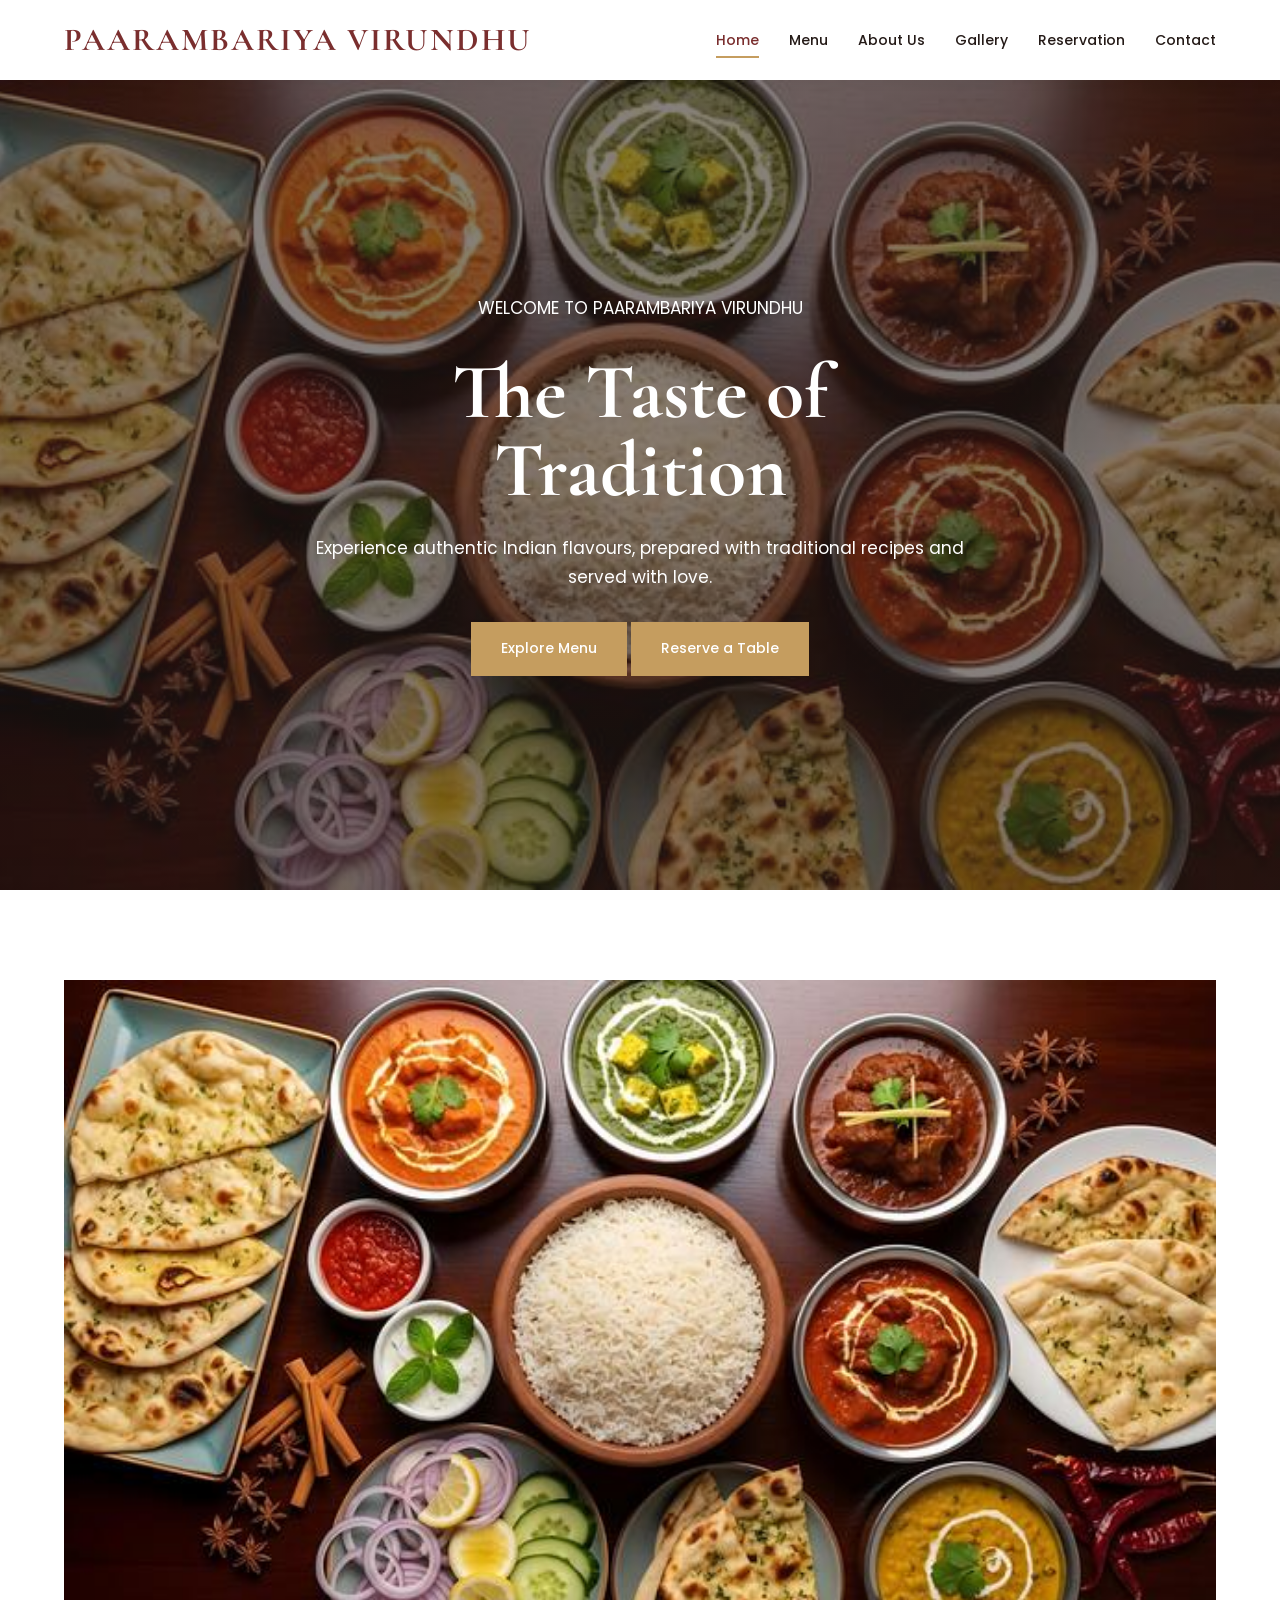
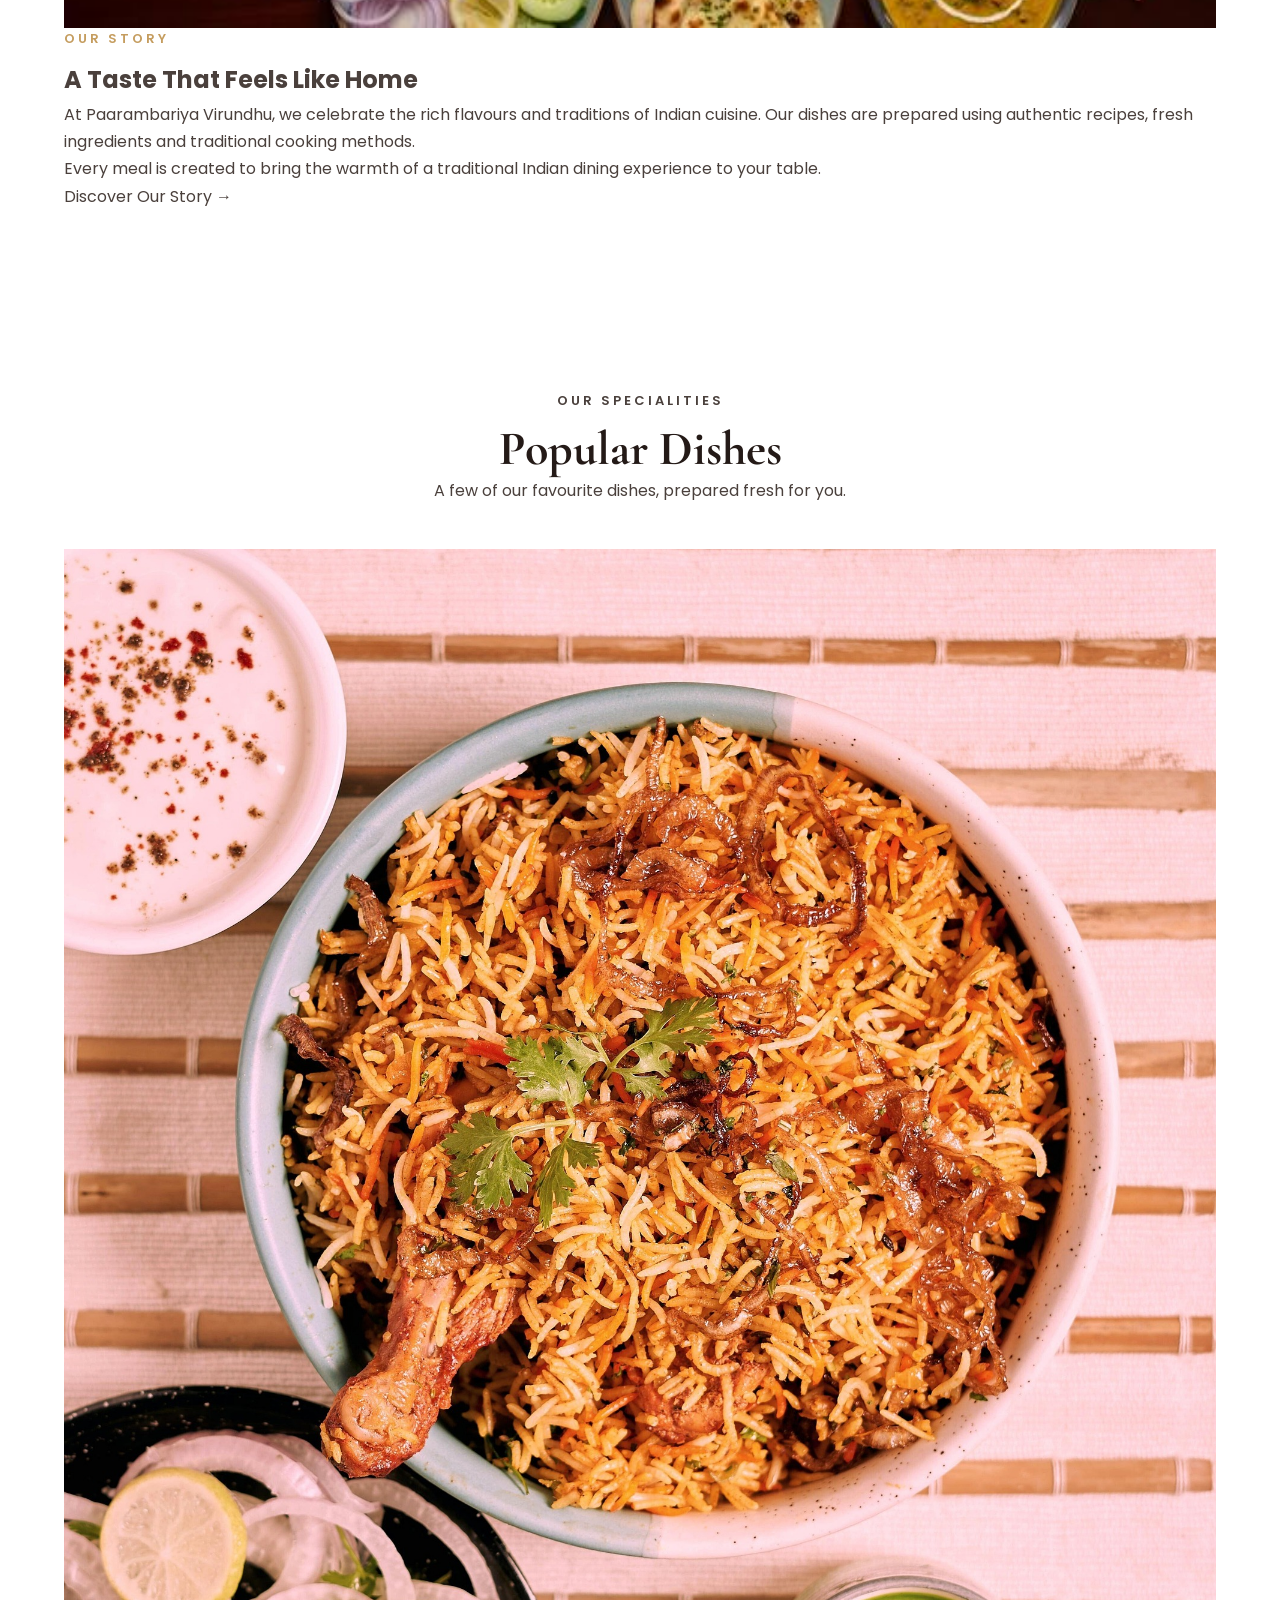
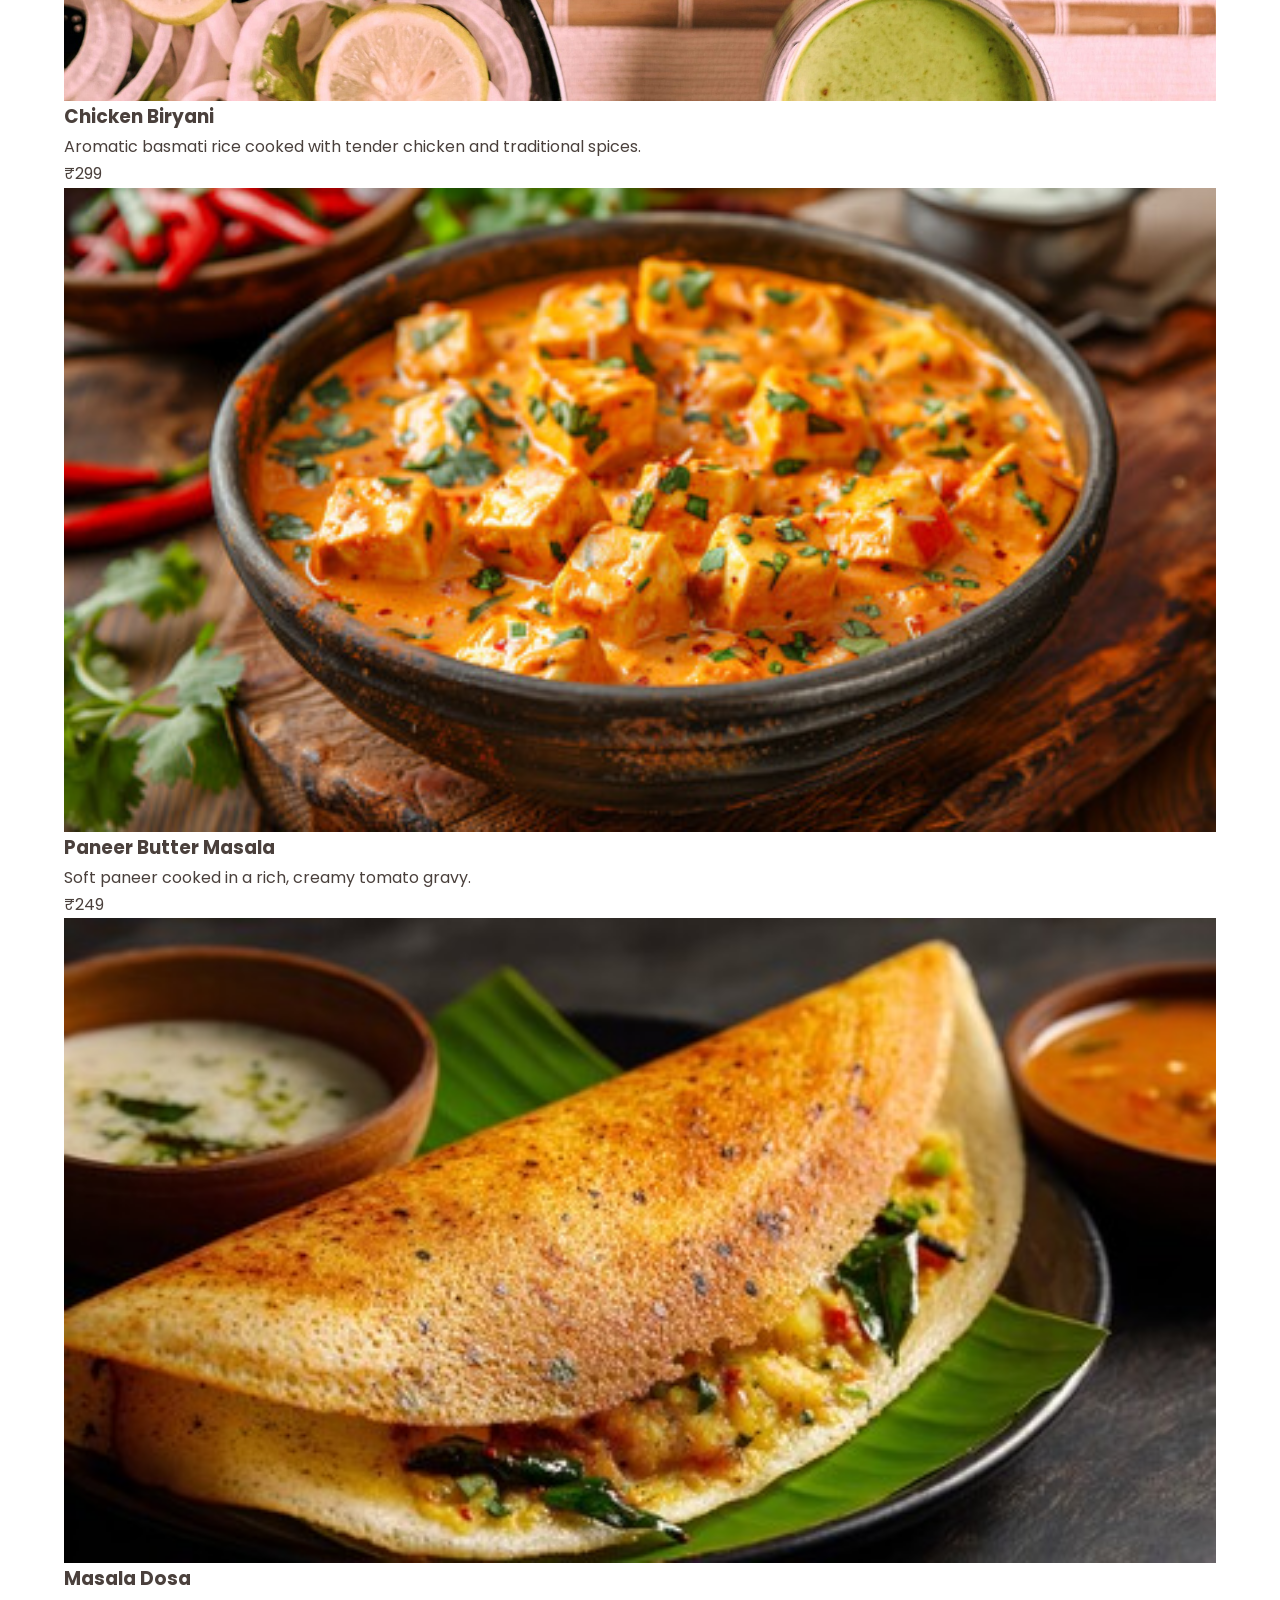
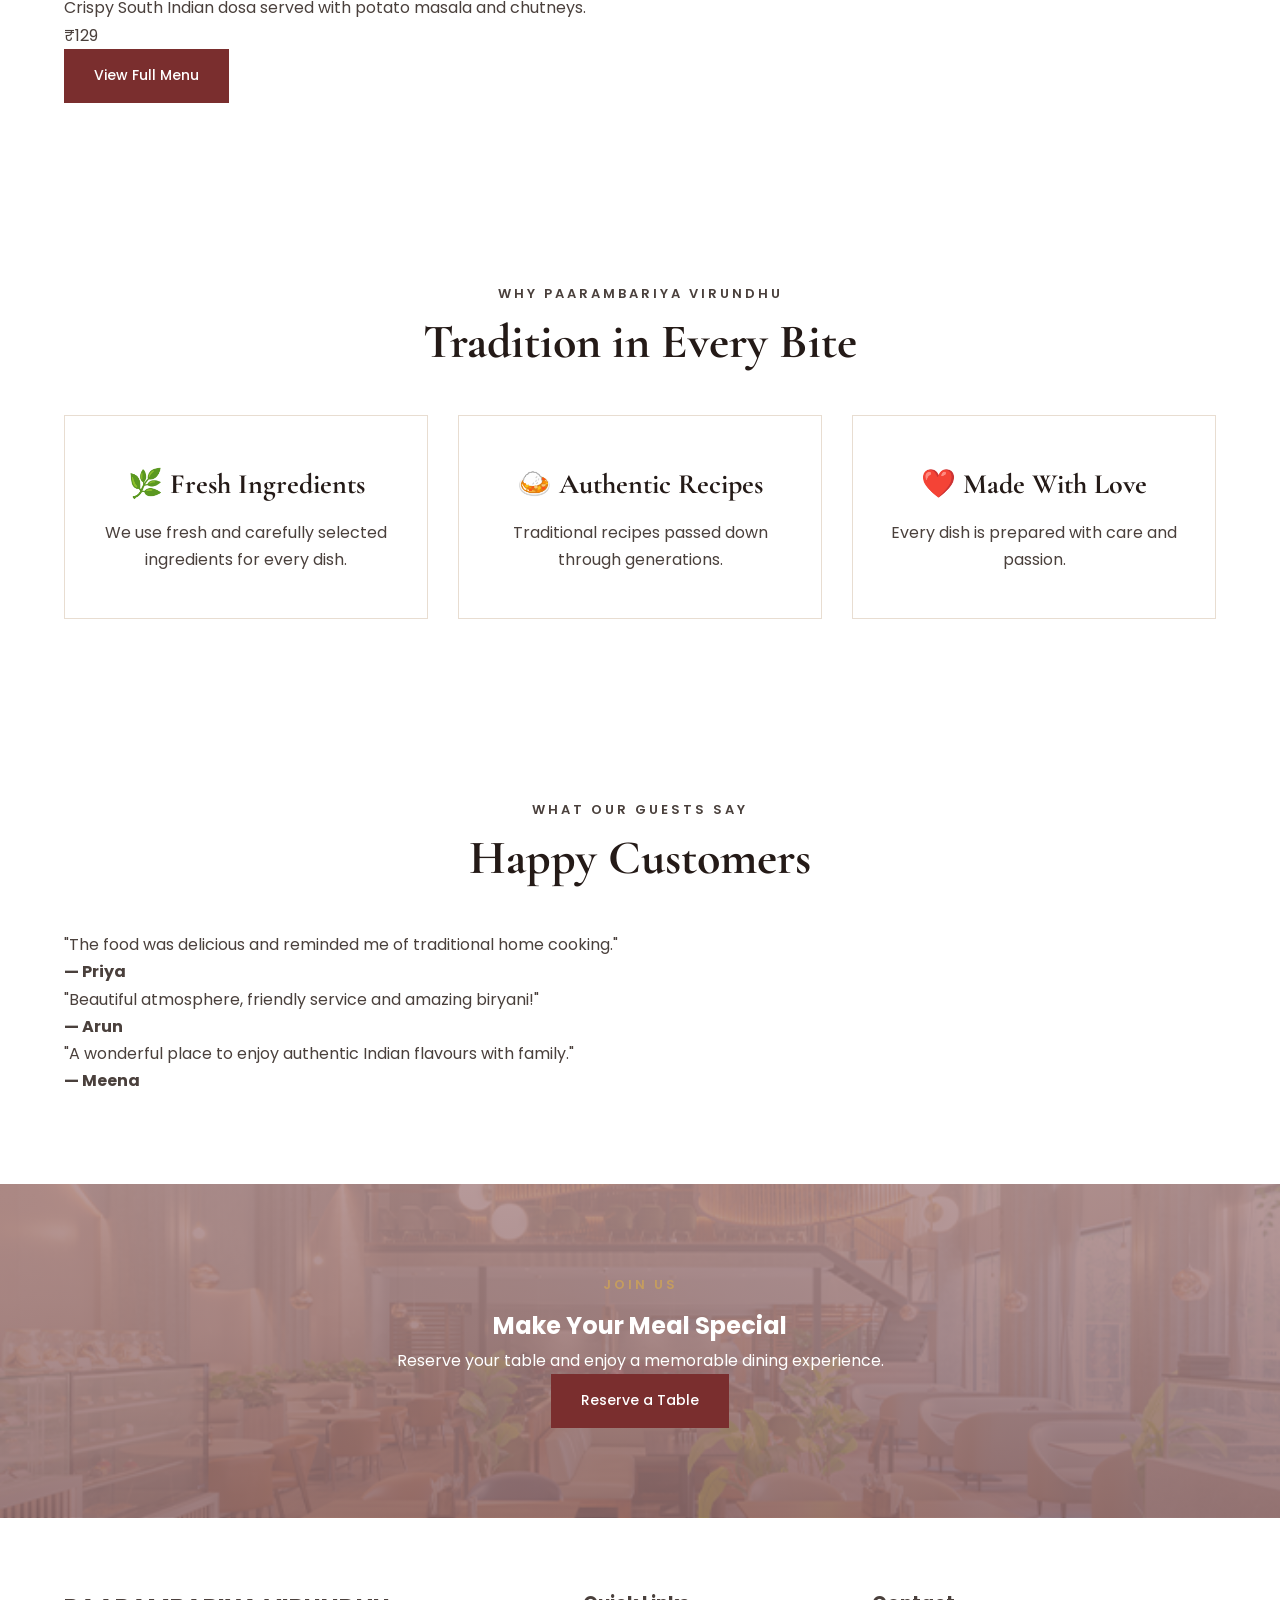
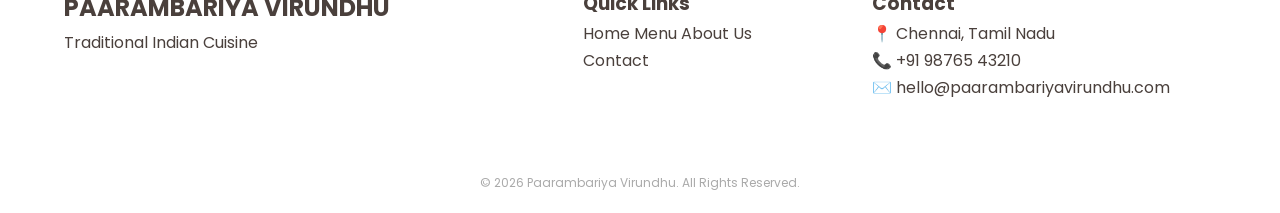
<file: index.html>
<!DOCTYPE html>
<html lang="en">
<head>
    <meta charset="UTF-8">
    <meta name="viewport" content="width=device-width, initial-scale=1.0">

    <title>Paarambariya Virundhu | Traditional Indian Restaurant</title>

    <link rel="stylesheet" href="Style.css">
</head>

<body>

    <!-- ================= HEADER ================= -->

<header class="header">

    <nav class="navbar">

        <div class="logo">
            <a href="Homepage.html">
                PAARAMBARIYA VIRUNDHU
            </a>
        </div>

        <ul class="nav-links">

            <li>
                <a href="Homepage.html" class="active">Home</a>
            </li>

            <li>
                <a href="Menu.html">Menu</a>
            </li>

            <li>
                <a href="About.html">About Us</a>
            </li>

            <li>
                <a href="Gallery.html">Gallery</a>
            </li>

            <li>
                <a href="Reservation.html">Reservation</a>
            </li>

            <li>
                <a href="Contact.html">Contact</a>
            </li>

        </ul>

        <button type="button" class="Menu-toggle" aria-label="Toggle navigation">
            <span></span>
            <span></span>
            <span></span>
        </button>

    </nav>

</header>

    <!-- ================= HERO SECTION ================= -->

    <section class="hero">

        <div class="hero-content">

            <p class="welcome-text">WELCOME TO PAARAMBARIYA VIRUNDHU </p>

            <h1>
                The Taste of<br>
                <span>Tradition</span>
            </h1>

            <p>
                Experience authentic Indian flavours,
                prepared with traditional recipes
                and served with love.
            </p>

            <div class="hero-buttons">
                <a href="Menu.html" class="btn">Explore Menu</a>
                <a href="Reservation.html" class="btn secondary-btn">
                    Reserve a Table
                </a>
            </div>

        </div>

    </section>


    <!-- ================= ABOUT SECTION ================= -->

    <section class="about-preview">

        <div class="about-image">
            <img src="Images/Traditional Indian Food.png" alt="Traditional Indian food">
        </div>

        <div class="about-content">

            <p class="section-label">OUR STORY</p>

            <h2>A Taste That Feels Like Home</h2>

            <p>
                At Paarambariya Virundhu, we celebrate the rich flavours
                and traditions of Indian cuisine. Our dishes
                are prepared using authentic recipes,
                fresh ingredients and traditional cooking methods.
            </p>

            <p>
                Every meal is created to bring the warmth
                of a traditional Indian dining experience
                to your table.
            </p>

            <a href="About.html" class="text-link">
                Discover Our Story →
            </a>

        </div>

    </section>


    <!-- ================= POPULAR DISHES ================= -->

    <section class="popular-dishes">

        <div class="section-heading">

            <p class="section-label">OUR SPECIALITIES</p>

            <h2>Popular Dishes</h2>

            <p>
                A few of our favourite dishes,
                prepared fresh for you.
            </p>

        </div>


        <div class="dish-container">

            <!-- Dish 1 -->

            <div class="dish-card">

                <img src="Images/Chicken Biryani.jpg" alt="Chicken Biryani">

                <div class="dish-info">

                    <h3>Chicken Biryani</h3>

                    <p>
                        Aromatic basmati rice cooked
                        with tender chicken and traditional spices.
                    </p>

                    <span>₹299</span>

                </div>

            </div>


            <!-- Dish 2 -->

            <div class="dish-card">

                <img src="Images/paneer Butter Masala.png" alt="Paneer Butter Masala">

                <div class="dish-info">

                    <h3>Paneer Butter Masala</h3>

                    <p>
                        Soft paneer cooked in a rich,
                        creamy tomato gravy.
                    </p>

                    <span>₹249</span>

                </div>

            </div>


            <!-- Dish 3 -->

            <div class="dish-card">

                <img src="Images/masala dosa.png" alt="Masala Dosa">

                <div class="dish-info">

                    <h3>Masala Dosa</h3>

                    <p>
                        Crispy South Indian dosa served
                        with potato masala and chutneys.
                    </p>

                    <span>₹129</span>

                </div>

            </div>

        </div>


        <div class="menu-button">

            <a href="Menu.html" class="btn">
                View Full Menu
            </a>

        </div>

    </section>


    <!-- ================= WHY CHOOSE US ================= -->

    <section class="why-us">

        <div class="section-heading">

            <p class="section-label">WHY PAARAMBARIYA VIRUNDHU</p>

            <h2>Tradition in Every Bite</h2>

        </div>


        <div class="features">

            <div class="feature">

                <h3>🌿 Fresh Ingredients</h3>

                <p>
                    We use fresh and carefully selected
                    ingredients for every dish.
                </p>

            </div>


            <div class="feature">

                <h3>🍛 Authentic Recipes</h3>

                <p>
                    Traditional recipes passed down
                    through generations.
                </p>

            </div>


            <div class="feature">

                <h3>❤️ Made With Love</h3>

                <p>
                    Every dish is prepared with care
                    and passion.
                </p>

            </div>

        </div>

    </section>


    <!-- ================= CUSTOMER REVIEWS ================= -->

    <section class="reviews">

        <div class="section-heading">

            <p class="section-label">WHAT OUR GUESTS SAY</p>

            <h2>Happy Customers</h2>

        </div>


        <div class="review-container">

            <div class="review-card">

                <p>
                    "The food was delicious and reminded me
                    of traditional home cooking."
                </p>

                <h4>— Priya</h4>

            </div>


            <div class="review-card">

                <p>
                    "Beautiful atmosphere, friendly service
                    and amazing biryani!"
                </p>

                <h4>— Arun</h4>

            </div>


            <div class="review-card">

                <p>
                    "A wonderful place to enjoy authentic
                    Indian flavours with family."
                </p>

                <h4>— Meena</h4>

            </div>

        </div>

    </section>


    <!-- ================= RESERVATION CTA ================= -->

    <section class="reservation-cta">

        <div>

            <p class="section-label">JOIN US</p>

            <h2>Make Your Meal Special</h2>

            <p>
                Reserve your table and enjoy
                a memorable dining experience.
            </p>

            <a href="Reservation.html" class="btn">
                Reserve a Table
            </a>

        </div>

    </section>


    <!-- ================= FOOTER ================= -->

    <footer>

        <div class="footer-content">

            <div>
                <h2>PAARAMBARIYA VIRUNDHU</h2>
                <p>Traditional Indian Cuisine</p>
            </div>


            <div>
                <h3>Quick Links</h3>

                <a href="Homepage.html">Home</a>
                <a href="Menu.html">Menu</a>
                <a href="About.html">About Us</a>
                <a href="Contact.html">Contact</a>
            </div>


            <div>
                <h3>Contact</h3>

                <p>📍 Chennai, Tamil Nadu</p>
                <p>📞 +91 98765 43210</p>
                <p>✉️ hello@paarambariyavirundhu.com</p>
            </div>

        </div>


        <div class="copyright">

            <p>
                © 2026 Paarambariya Virundhu. All Rights Reserved.
            </p>

        </div>

    </footer>


    <script src="Script.js"></script>

</body>
</html>
</file>
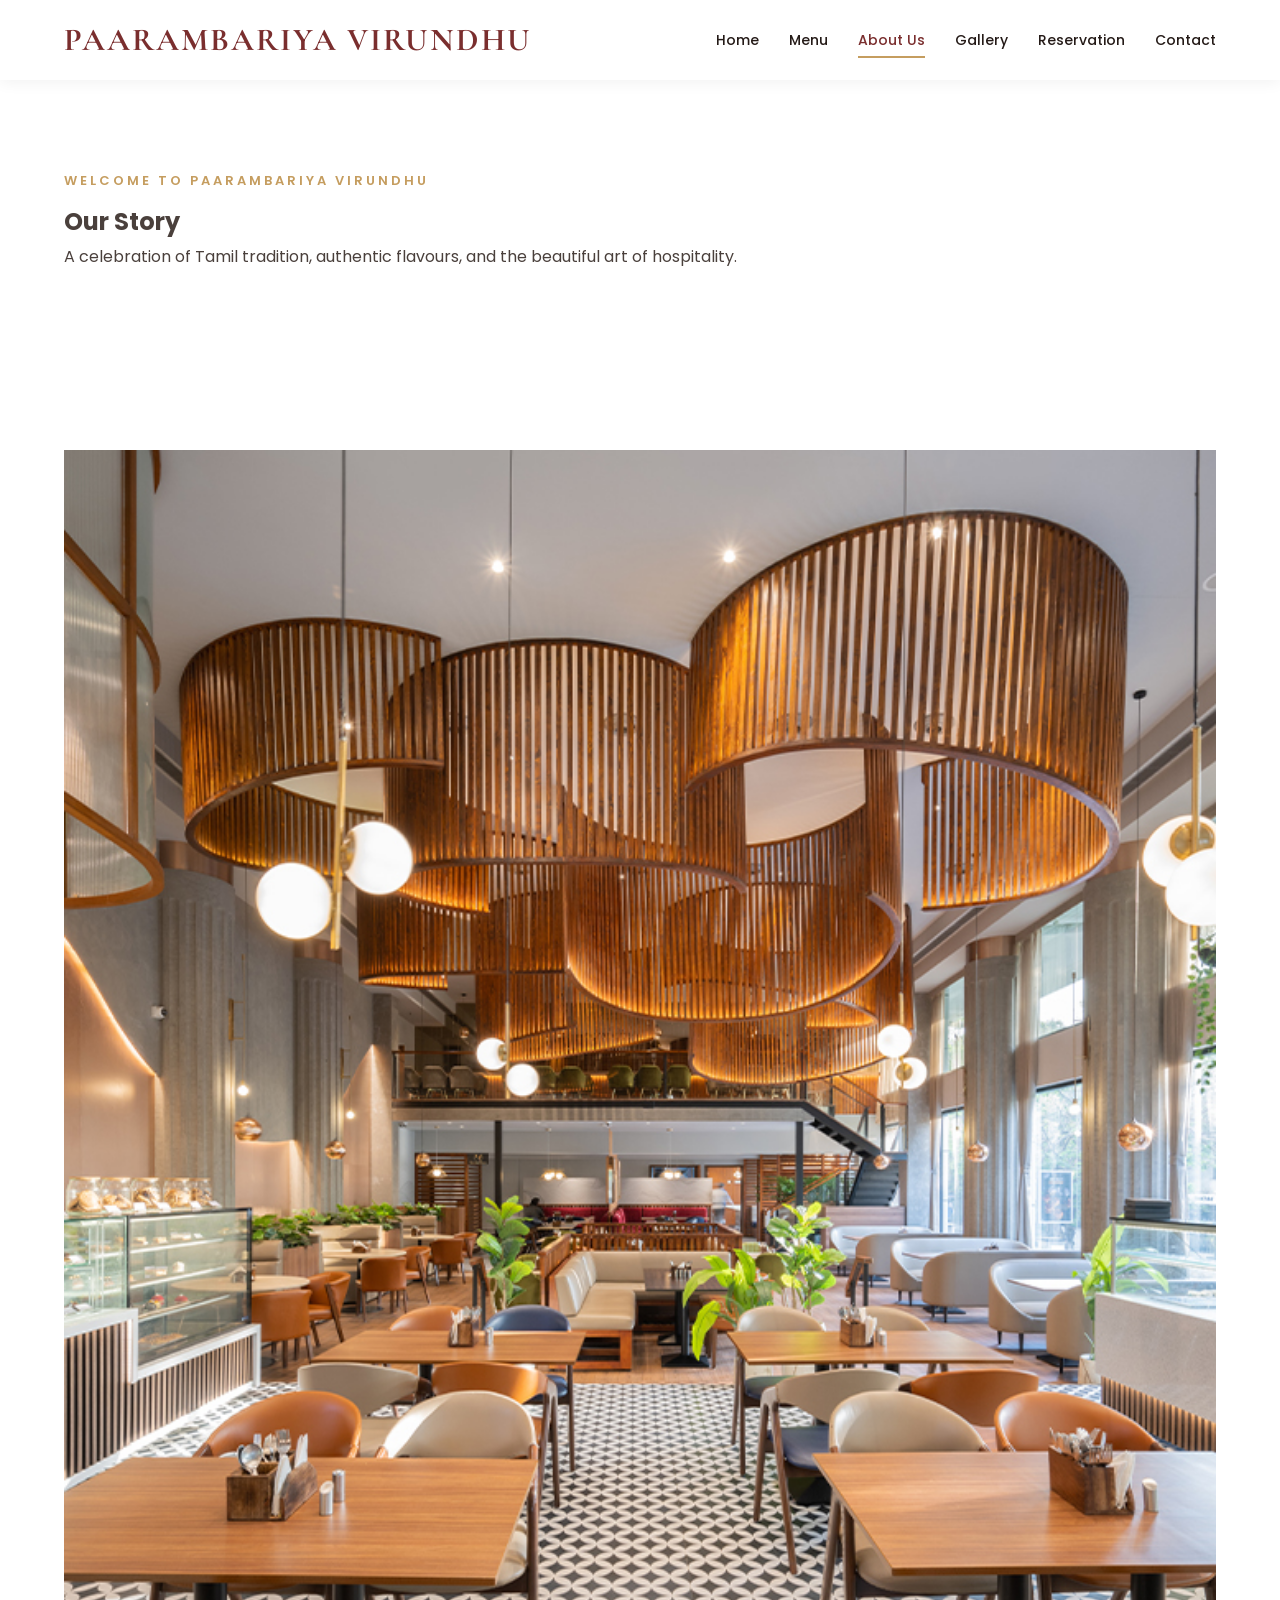
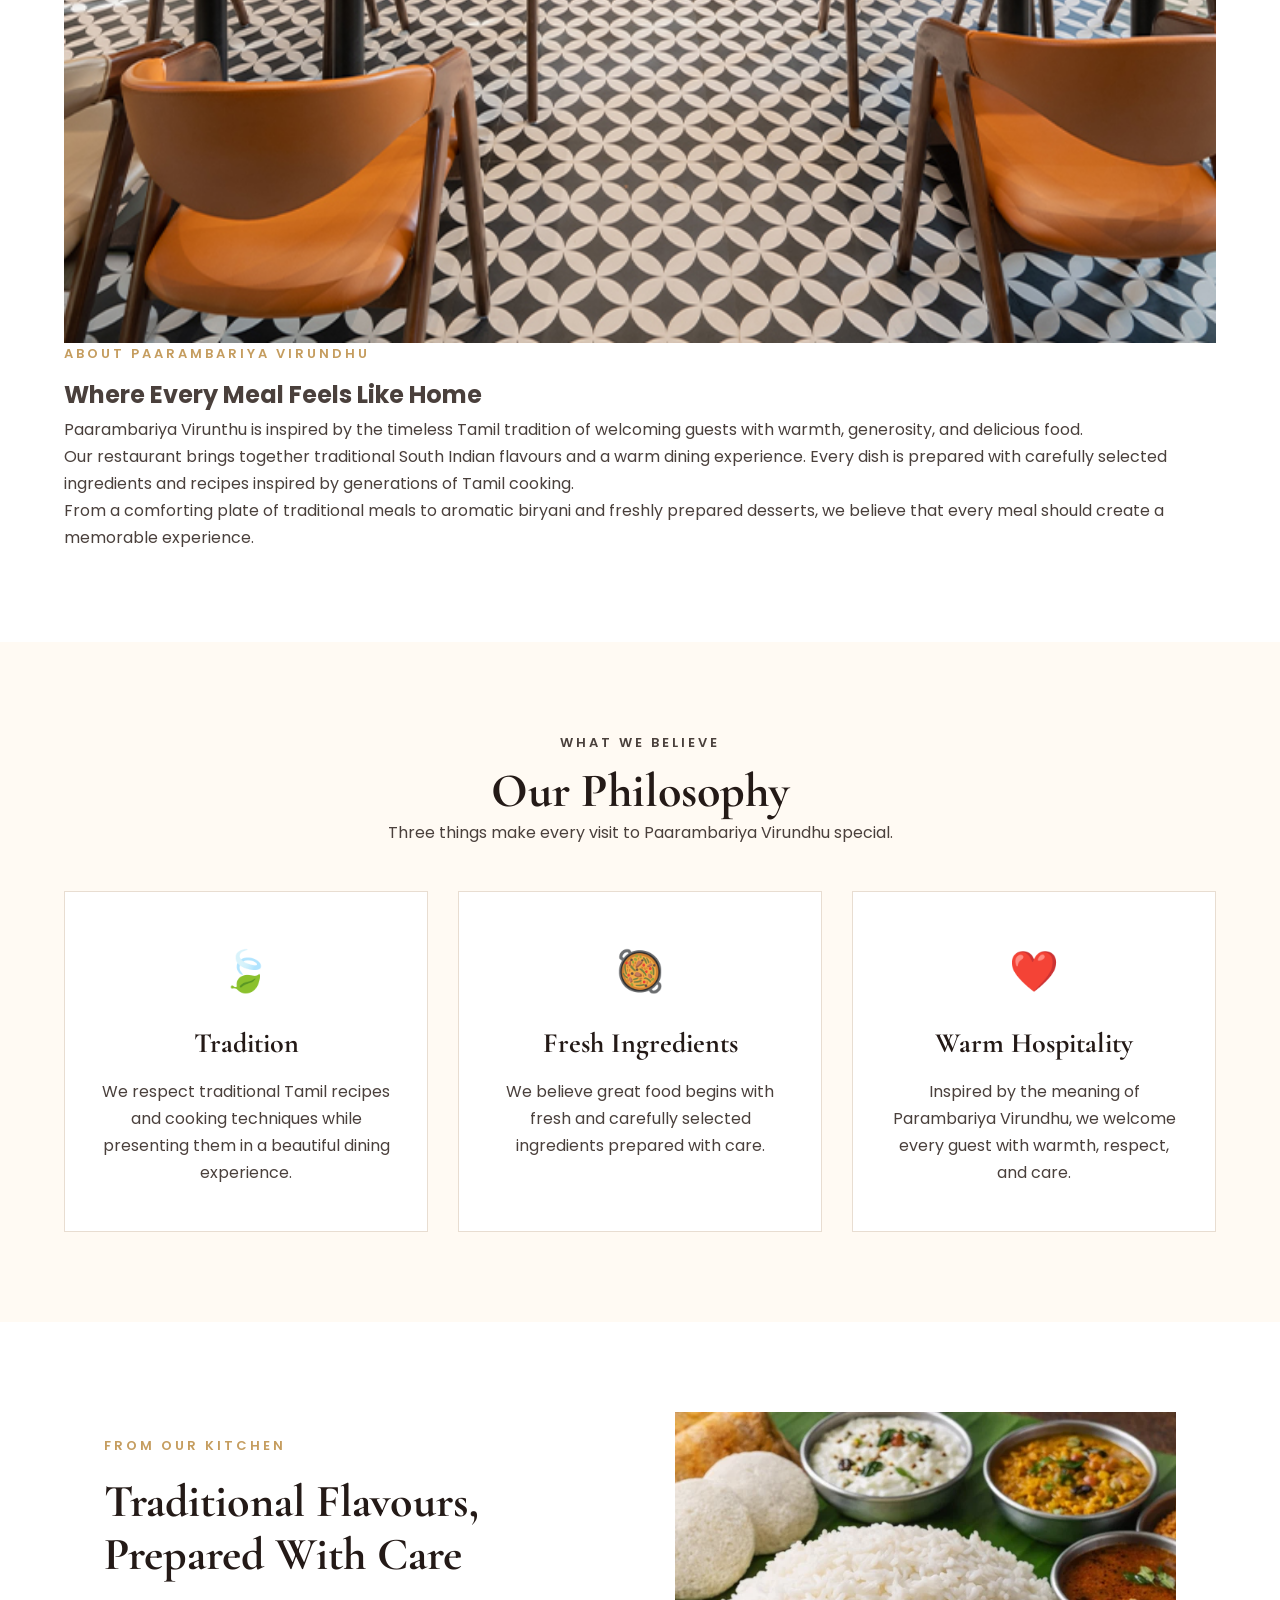
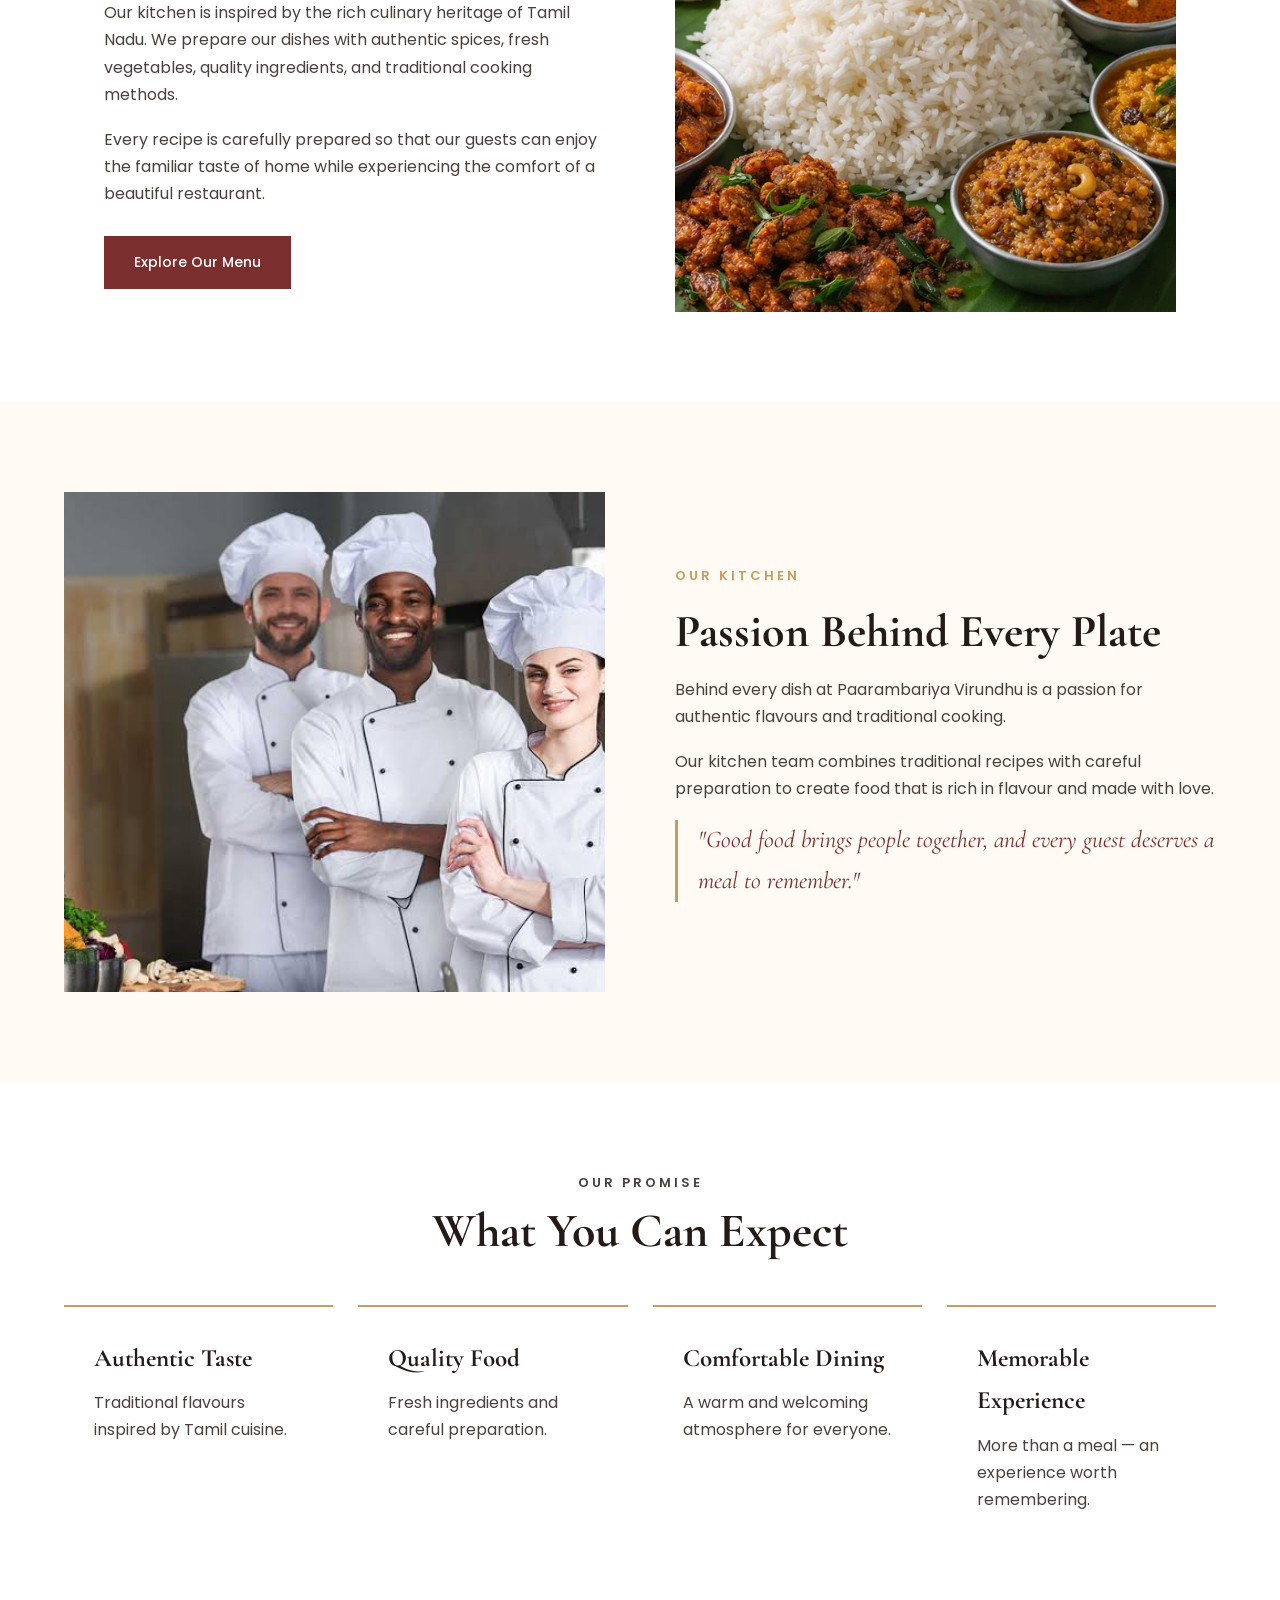
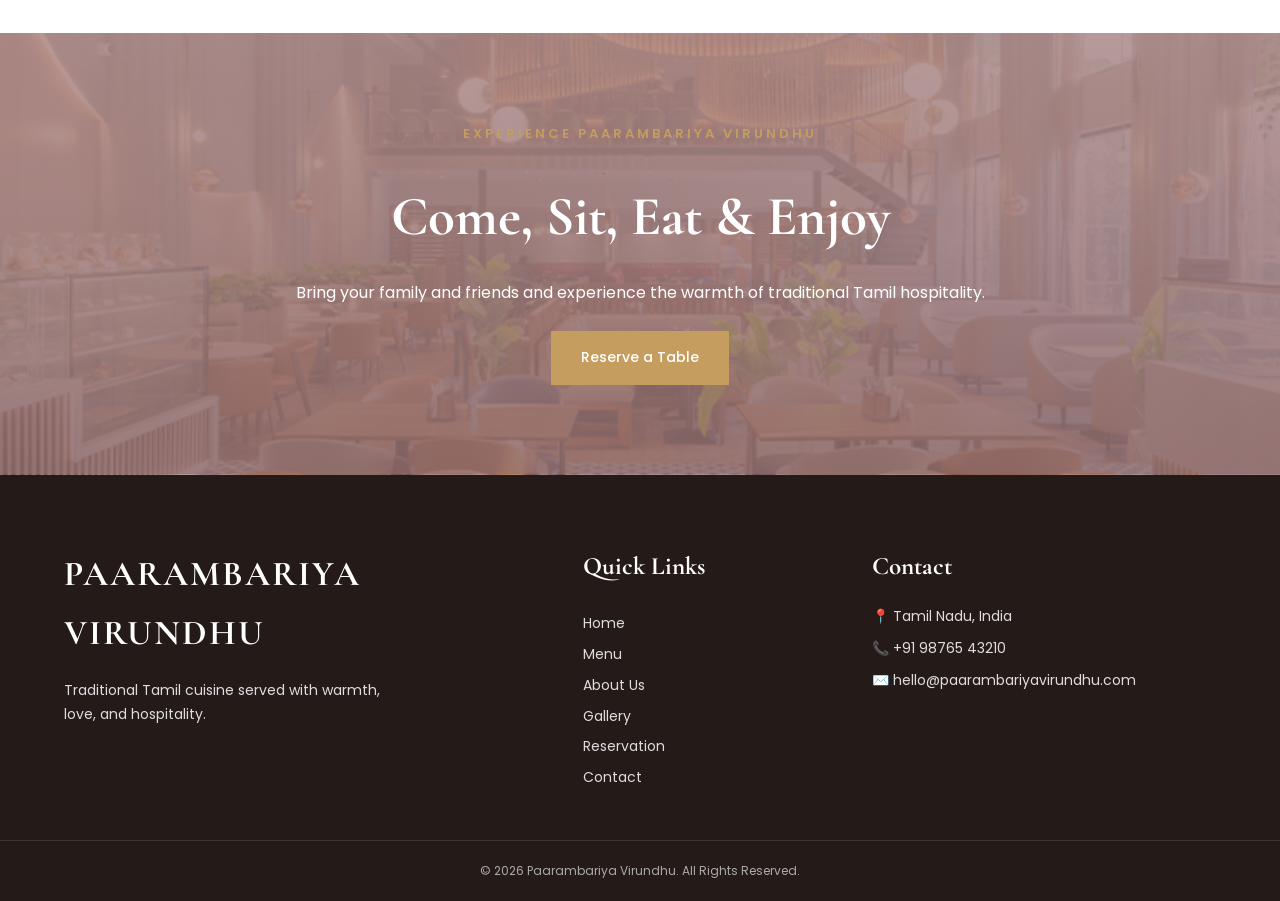
<file: About.html>
<!DOCTYPE html>
<html lang="en">
<head>
    <meta charset="UTF-8">
    <meta name="viewport" content="width=device-width, initial-scale=1.0">

    <title>About Us | Paarambariya Virundhu</title>

    <link rel="stylesheet" href="Style.css">
</head>

<body>

    <!-- ================= HEADER ================= -->

<header class="header">

    <nav class="navbar">

        <div class="logo">
            <a href="Homepage.html">
                PAARAMBARIYA VIRUNDHU
            </a>
        </div>

        <ul class="nav-links">

            <li>
                <a href="Homepage.html">Home</a>
            </li>

            <li>
                <a href="Menu.html">Menu</a>
            </li>

            <li>
                <a href="About.html" class="active">About Us</a>
            </li>

            <li>
                <a href="Gallery.html">Gallery</a>
            </li>

            <li>
                <a href="Reservation.html">Reservation</a>
            </li>

            <li>
                <a href="Contact.html">Contact</a>
            </li>

        </ul>

        <button type="button" class="Menu-toggle" aria-label="Toggle navigation">
            <span></span>
            <span></span>
            <span></span>
        </button>

    </nav>

</header>


    <!-- ================= ABOUT HERO ================= -->
    <section class="about-hero">

        <div class="about-hero-content">

            <p class="section-label">Welcome to Paarambariya Virundhu</p>

            <h1>Our Story</h1>

            <p>
                A celebration of Tamil tradition, authentic flavours,
                and the beautiful art of hospitality.
            </p>

        </div>

    </section>


    <!-- ================= OUR STORY ================= -->
    <section class="about-story">

        <div class="about-image">

            <img src="Images/Restaurant interior.png"
                 alt="Paarambariya Virundhu Restaurant Interior">

        </div>


        <div class="about-content">

            <p class="section-label">About Paarambariya Virundhu</p>

            <h2>Where Every Meal Feels Like Home</h2>

            <p>
                Paarambariya Virunthu is inspired by the timeless Tamil tradition
                of welcoming guests with warmth, generosity, and delicious
                food.
            </p>

            <p>
                Our restaurant brings together traditional South Indian
                flavours and a warm dining experience. Every dish is
                prepared with carefully selected ingredients and recipes
                inspired by generations of Tamil cooking.
            </p>

            <p>
                From a comforting plate of traditional meals to aromatic
                biryani and freshly prepared desserts, we believe that
                every meal should create a memorable experience.
            </p>

        </div>

    </section>


    <!-- ================= OUR PHILOSOPHY ================= -->
    <section class="philosophy">

        <div class="section-heading">

            <p class="section-label">What We Believe</p>

            <h2>Our Philosophy</h2>

            <p>
                Three things make every visit to Paarambariya Virundhu special.
            </p>

        </div>


        <div class="features">

            <!-- Feature 1 -->
            <div class="feature">

                <div class="feature-icon">
                    🍃
                </div>

                <h3>Tradition</h3>

                <p>
                    We respect traditional Tamil recipes and cooking
                    techniques while presenting them in a beautiful
                    dining experience.
                </p>

            </div>


            <!-- Feature 2 -->
            <div class="feature">

                <div class="feature-icon">
                    🥘
                </div>

                <h3>Fresh Ingredients</h3>

                <p>
                    We believe great food begins with fresh and carefully
                    selected ingredients prepared with care.
                </p>

            </div>


            <!-- Feature 3 -->
            <div class="feature">

                <div class="feature-icon">
                    ❤️
                </div>

                <h3>Warm Hospitality</h3>

                <p>
                    Inspired by the meaning of Parambariya Virundhu, we welcome
                    every guest with warmth, respect, and care.
                </p>

            </div>

        </div>

    </section>


    <!-- ================= FROM OUR KITCHEN ================= -->
    <section class="kitchen-section">

        <div class="kitchen-content">

            <p class="section-label">From Our Kitchen</p>

            <h2>Traditional Flavours, Prepared With Care</h2>

            <p>
                Our kitchen is inspired by the rich culinary heritage of
                Tamil Nadu. We prepare our dishes with authentic spices,
                fresh vegetables, quality ingredients, and traditional
                cooking methods.
            </p>

            <p>
                Every recipe is carefully prepared so that our guests can
                enjoy the familiar taste of home while experiencing the
                comfort of a beautiful restaurant.
            </p>

            <a href="Menu.html" class="btn">
                Explore Our Menu
            </a>

        </div>


        <div class="kitchen-image">

            <img src="Images/Traditional tamil food.png"
                 alt="Traditional Tamil Food">

        </div>

    </section>


    <!-- ================= CHEF SECTION ================= -->
    <section class="chef-section">

        <div class="chef-image">

            <img src="Images/Chef.png"
                 alt="Paarambariya Virundhu Chef">

        </div>


        <div class="chef-content">

            <p class="section-label">Our Kitchen</p>

            <h2>Passion Behind Every Plate</h2>

            <p>
                Behind every dish at Paarambariya Virundhu is a passion for
                authentic flavours and traditional cooking.
            </p>

            <p>
                Our kitchen team combines traditional recipes with
                careful preparation to create food that is rich in
                flavour and made with love.
            </p>

            <p class="chef-quote">
                "Good food brings people together, and every guest
                deserves a meal to remember."
            </p>

        </div>

    </section>


    <!-- ================= OUR VALUES ================= -->
    <section class="values-section">

        <div class="section-heading">

            <p class="section-label">Our Promise</p>

            <h2>What You Can Expect</h2>

        </div>


        <div class="values">

            <div class="value">
                <h3>Authentic Taste</h3>
                <p>
                    Traditional flavours inspired by Tamil cuisine.
                </p>
            </div>


            <div class="value">
                <h3>Quality Food</h3>
                <p>
                    Fresh ingredients and careful preparation.
                </p>
            </div>


            <div class="value">
                <h3>Comfortable Dining</h3>
                <p>
                    A warm and welcoming atmosphere for everyone.
                </p>
            </div>


            <div class="value">
                <h3>Memorable Experience</h3>
                <p>
                    More than a meal — an experience worth remembering.
                </p>
            </div>

        </div>

    </section>


    <!-- ================= RESERVATION CTA ================= -->
    <section class="reservation-cta">

        <div class="reservation-content">

            <p class="section-label">Experience Paarambariya Virundhu</p>

            <h2>Come, Sit, Eat & Enjoy</h2>

            <p>
                Bring your family and friends and experience the warmth
                of traditional Tamil hospitality.
            </p>

            <a href="Reservation.html" class="btn">
                Reserve a Table
            </a>

        </div>

    </section>


    <!-- ================= FOOTER ================= -->
    <footer class="footer">

        <div class="footer-content">

            <div class="footer-about">

                <h2>PAARAMBARIYA VIRUNDHU</h2>

                <p>
                    Traditional Tamil cuisine served with warmth,
                    love, and hospitality.
                </p>

            </div>


            <div class="footer-links">

                <h3>Quick Links</h3>

                <a href="Homepage.html">Home</a>
                <a href="Menu.html">Menu</a>
                <a href="About.html">About Us</a>
                <a href="Gallery.html">Gallery</a>
                <a href="Reservation.html">Reservation</a>
                <a href="Contact.html">Contact</a>

            </div>


            <div class="footer-contact">

                <h3>Contact</h3>

                <p>📍 Tamil Nadu, India</p>
                <p>📞 +91 98765 43210</p>
                <p>✉️ hello@paarambariyavirundhu.com</p>

            </div>

        </div>


        <div class="copyright">

            <p>
                © 2026 Paarambariya Virundhu. All Rights Reserved.
            </p>

        </div>

    </footer>


    <!-- ================= JAVASCRIPT ================= -->
    <script src="Script.js"></script>

</body>
</html>
</file>
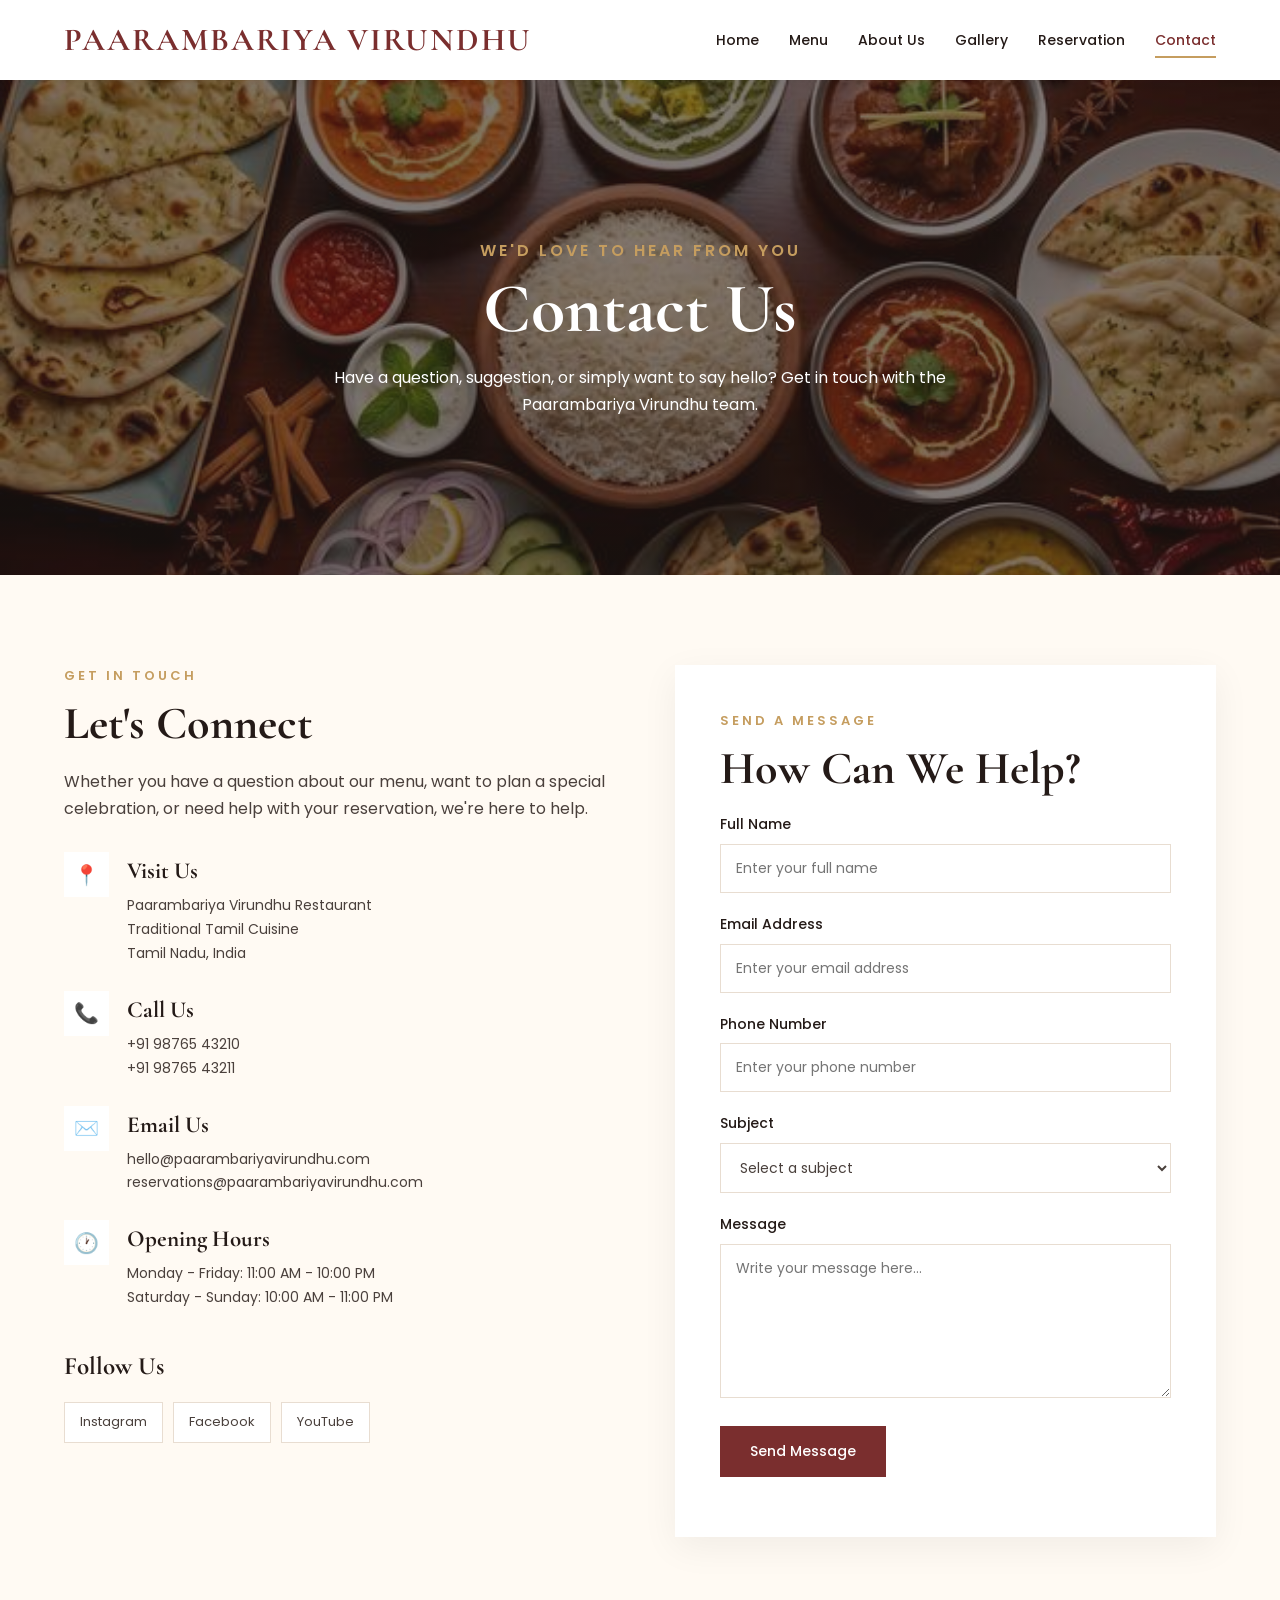
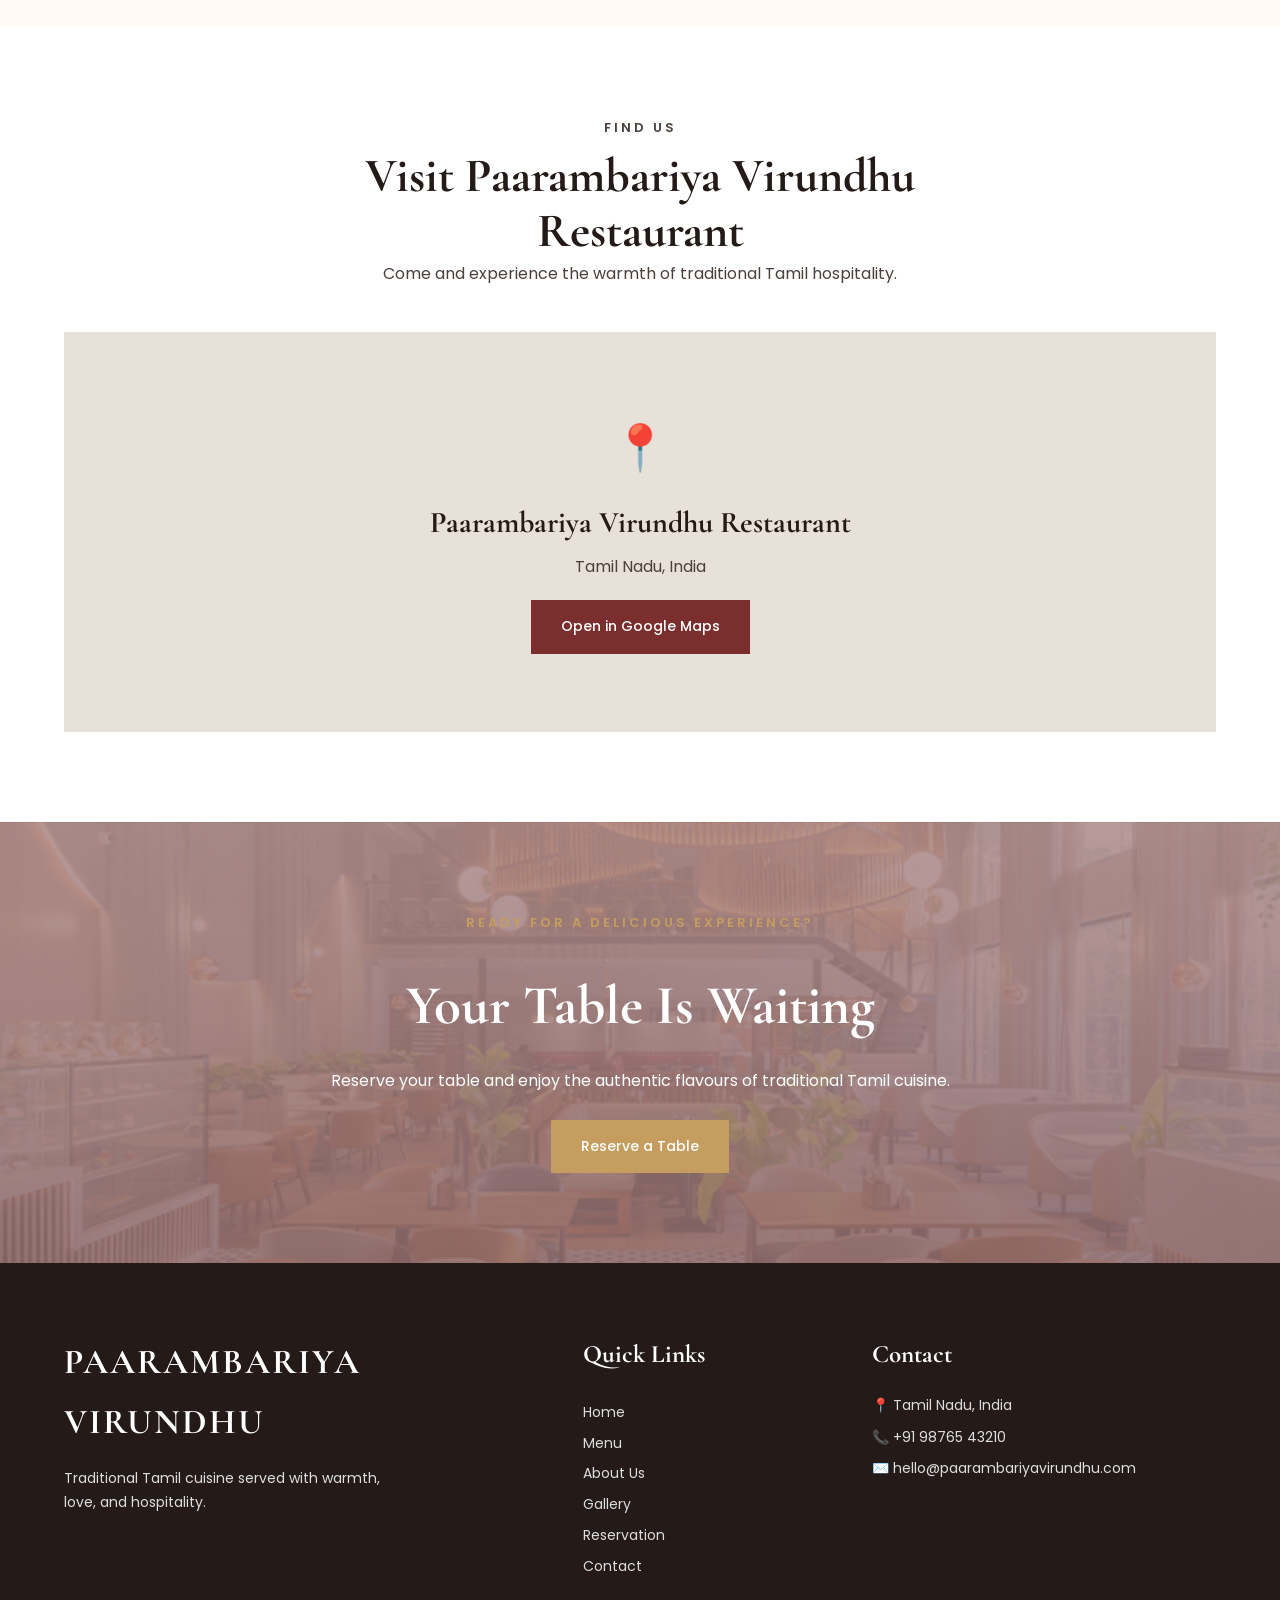
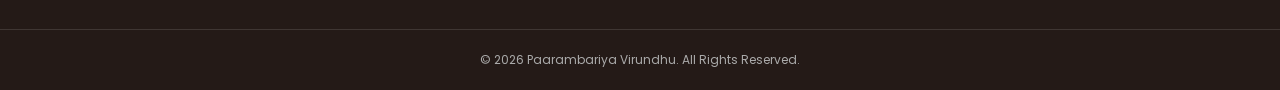
<file: Contact.html>
<!DOCTYPE html>
<html lang="en">

<head>
    <meta charset="UTF-8">
    <meta name="viewport" content="width=device-width, initial-scale=1.0">

    <title>Contact Us | Paarambariya Virundhu</title>

    <link rel="stylesheet" href="Style.css">
</head>

<body>

    <!-- ================= HEADER ================= -->

<header class="header">

    <nav class="navbar">

        <div class="logo">
            <a href="Homepage.html">
                PAARAMBARIYA VIRUNDHU
            </a>
        </div>

        <ul class="nav-links">

            <li>
                <a href="Homepage.html">Home</a>
            </li>

            <li>
                <a href="Menu.html">Menu</a>
            </li>

            <li>
                <a href="About.html">About Us</a>
            </li>

            <li>
                <a href="Gallery.html">Gallery</a>
            </li>

            <li>
                <a href="Reservation.html">Reservation</a>
            </li>

            <li>
                <a href="Contact.html" class="active">Contact</a>
            </li>

        </ul>

        <button type="button" class="Menu-toggle" aria-label="Toggle navigation">
            <span></span>
            <span></span>
            <span></span>
        </button>

    </nav>

</header>


    <!-- ================= CONTACT HERO ================= -->
    <section class="contact-hero">

        <div class="contact-hero-content">

            <p class="section-label">
                We'd Love to Hear From You
            </p>

            <h1>Contact Us</h1>

            <p>
                Have a question, suggestion, or simply want to say hello?
                Get in touch with the Paarambariya Virundhu team.
            </p>

        </div>

    </section>


    <!-- ================= CONTACT INFORMATION ================= -->
    <section class="contact-section">

        <div class="contact-container">


            <!-- ================= CONTACT INFO ================= -->
            <div class="contact-info">

                <p class="section-label">
                    Get In Touch
                </p>

                <h2>Let's Connect</h2>

                <p class="contact-intro">
                    Whether you have a question about our menu,
                    want to plan a special celebration, or need
                    help with your reservation, we're here to help.
                </p>


                <!-- Address -->
                <div class="contact-item">

                    <div class="contact-icon">
                        📍
                    </div>

                    <div>

                        <h3>Visit Us</h3>

                        <p>
                            Paarambariya Virundhu Restaurant<br>
                            Traditional Tamil Cuisine<br>
                            Tamil Nadu, India
                        </p>

                    </div>

                </div>


                <!-- Phone -->
                <div class="contact-item">

                    <div class="contact-icon">
                        📞
                    </div>

                    <div>

                        <h3>Call Us</h3>

                        <p>
                            +91 98765 43210
                        </p>

                        <p>
                            +91 98765 43211
                        </p>

                    </div>

                </div>


                <!-- Email -->
                <div class="contact-item">

                    <div class="contact-icon">
                        ✉️
                    </div>

                    <div>

                        <h3>Email Us</h3>

                        <p>
                            hello@paarambariyavirundhu.com
                        </p>

                        <p>
                            reservations@paarambariyavirundhu.com
                        </p>

                    </div>

                </div>


                <!-- Opening Hours -->
                <div class="contact-item">

                    <div class="contact-icon">
                        🕐
                    </div>

                    <div>

                        <h3>Opening Hours</h3>

                        <p>
                            Monday - Friday:
                            11:00 AM - 10:00 PM
                        </p>

                        <p>
                            Saturday - Sunday:
                            10:00 AM - 11:00 PM
                        </p>

                    </div>

                </div>


                <!-- Social Media -->
                <div class="social-links">

                    <h3>Follow Us</h3>

                    <div class="social-icons">

                        <a href="#" aria-label="Instagram">
                            Instagram
                        </a>

                        <a href="#" aria-label="Facebook">
                            Facebook
                        </a>

                        <a href="#" aria-label="YouTube">
                            YouTube
                        </a>

                    </div>

                </div>

            </div>


            <!-- ================= CONTACT FORM ================= -->
            <div class="contact-form-container">

                <p class="section-label">
                    Send a Message
                </p>

                <h2>How Can We Help?</h2>


                <form id="contactForm">


                    <!-- Name -->
                    <div class="form-group">

                        <label for="contactName">
                            Full Name
                        </label>

                        <input
                            type="text"
                            id="contactName"
                            name="contactName"
                            placeholder="Enter your full name"
                            required
                        >

                    </div>


                    <!-- Email -->
                    <div class="form-group">

                        <label for="contactEmail">
                            Email Address
                        </label>

                        <input
                            type="email"
                            id="contactEmail"
                            name="contactEmail"
                            placeholder="Enter your email address"
                            required
                        >

                    </div>


                    <!-- Phone -->
                    <div class="form-group">

                        <label for="contactPhone">
                            Phone Number
                        </label>

                        <input
                            type="tel"
                            id="contactPhone"
                            name="contactPhone"
                            placeholder="Enter your phone number"
                        >

                    </div>


                    <!-- Subject -->
                    <div class="form-group">

                        <label for="subject">
                            Subject
                        </label>

                        <select
                            id="subject"
                            name="subject"
                            required
                        >

                            <option value="">
                                Select a subject
                            </option>

                            <option value="reservation">
                                Reservation
                            </option>

                            <option value="menu">
                                Menu Enquiry
                            </option>

                            <option value="event">
                                Private Event
                            </option>

                            <option value="feedback">
                                Feedback
                            </option>

                            <option value="other">
                                Other
                            </option>

                        </select>

                    </div>


                    <!-- Message -->
                    <div class="form-group">

                        <label for="message">
                            Message
                        </label>

                        <textarea
                            id="message"
                            name="message"
                            rows="6"
                            placeholder="Write your message here..."
                            required
                        ></textarea>

                    </div>


                    <!-- Submit -->
                    <button
                        type="submit"
                        class="btn"
                    >
                        Send Message
                    </button>


                    <!-- Success Message -->
                    <div
                        id="contactMessage"
                        class="contact-message"
                    ></div>

                </form>

            </div>

        </div>

    </section>


    <!-- ================= MAP SECTION ================= -->
    <section class="map-section">

        <div class="section-heading">

            <p class="section-label">
                Find Us
            </p>

            <h2>Visit Paarambariya Virundhu Restaurant</h2>

            <p>
                Come and experience the warmth of traditional
                Tamil hospitality.
            </p>

        </div>


        <!-- Map Placeholder -->
        <div class="map-container">

            <div class="map-placeholder">

                <div class="map-icon">
                    📍
                </div>

                <h3>Paarambariya Virundhu Restaurant</h3>

                <p>
                    Tamil Nadu, India
                </p>

                <a
                    href="https://www.google.com/maps"
                    target="_blank"
                    rel="noopener noreferrer"
                    class="btn"
                >
                    Open in Google Maps
                </a>

            </div>

        </div>

    </section>


    <!-- ================= RESERVATION CTA ================= -->
    <section class="reservation-cta">

        <div class="reservation-content">

            <p class="section-label">
                Ready for a Delicious Experience?
            </p>

            <h2>Your Table Is Waiting</h2>

            <p>
                Reserve your table and enjoy the authentic flavours
                of traditional Tamil cuisine.
            </p>

            <a
                href="Reservation.html"
                class="btn"
            >
                Reserve a Table
            </a>

        </div>

    </section>


    <!-- ================= FOOTER ================= -->
    <footer class="footer">

        <div class="footer-content">


            <!-- Footer About -->
            <div class="footer-about">

                <h2>PAARAMBARIYA VIRUNDHU</h2>

                <p>
                    Traditional Tamil cuisine served with warmth,
                    love, and hospitality.
                </p>

            </div>


            <!-- Footer Links -->
            <div class="footer-links">

                <h3>Quick Links</h3>

                <a href="Homepage.html">
                    Home
                </a>

                <a href="Menu.html">
                    Menu
                </a>

                <a href="About.html">
                    About Us
                </a>

                <a href="Gallery.html">
                    Gallery
                </a>

                <a href="Reservation.html">
                    Reservation
                </a>

                <a href="Contact.html">
                    Contact
                </a>

            </div>


            <!-- Footer Contact -->
            <div class="footer-contact">

                <h3>Contact</h3>

                <p>
                    📍 Tamil Nadu, India
                </p>

                <p>
                    📞 +91 98765 43210
                </p>

                <p>
                    ✉️ hello@paarambariyavirundhu.com
                </p>

            </div>

        </div>


        <!-- Copyright -->
        <div class="copyright">

            <p>
                © 2026 Paarambariya Virundhu. All Rights Reserved.
            </p>

        </div>

    </footer>


    <!-- ================= JAVASCRIPT ================= -->
    <script src="Script.js"></script>

</body>

</html>
</file>
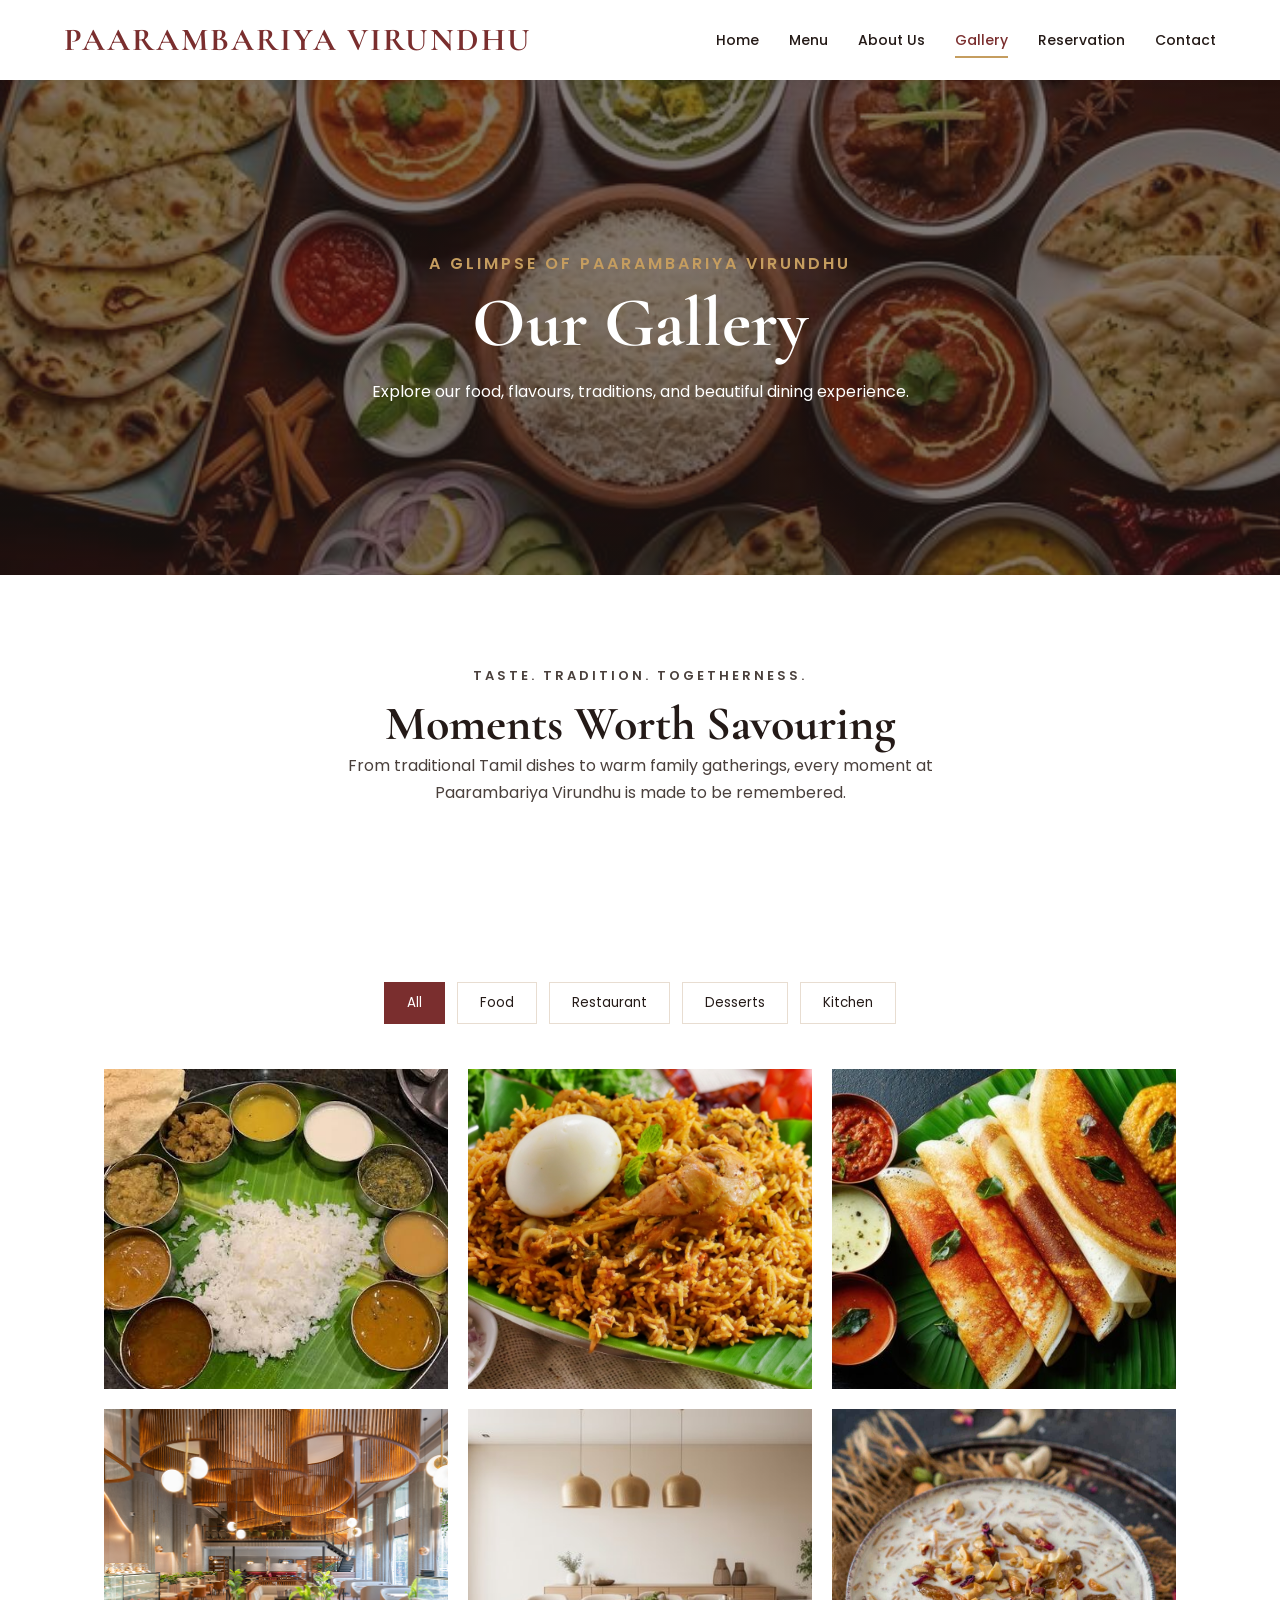
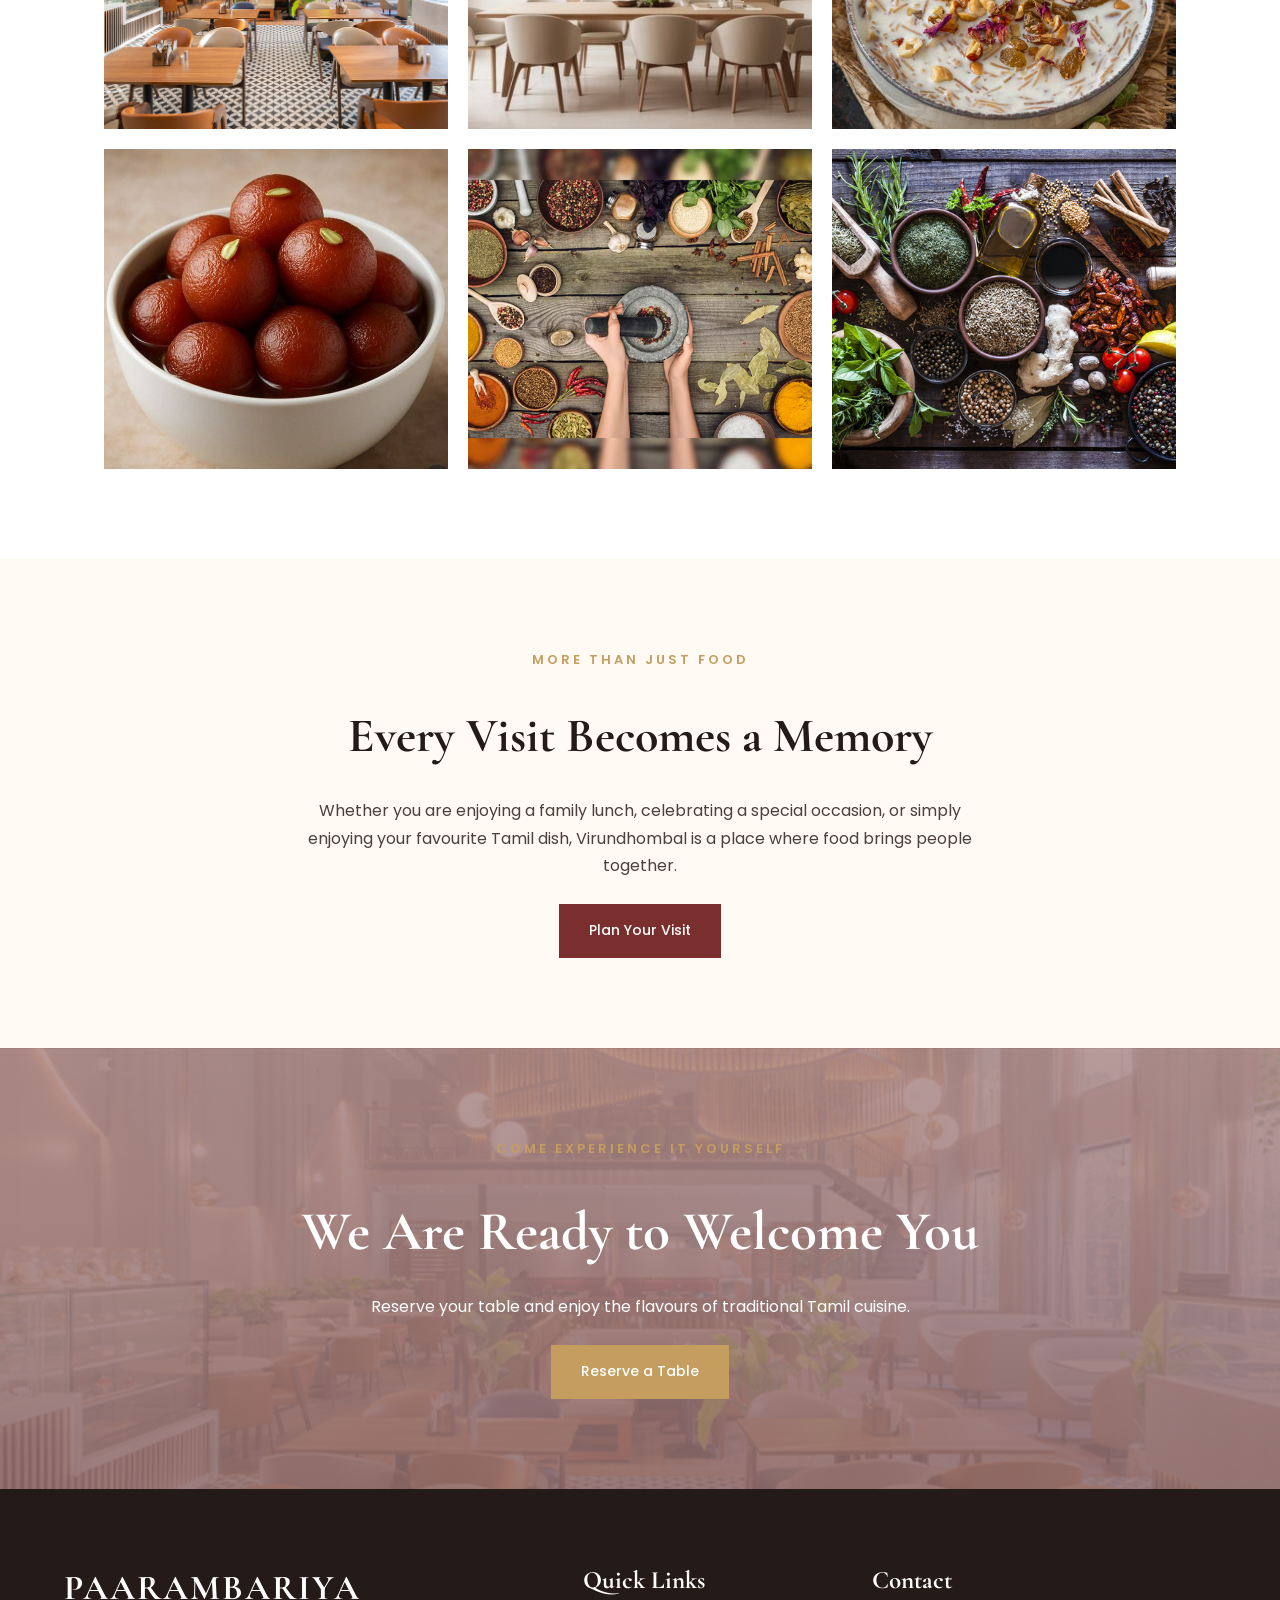
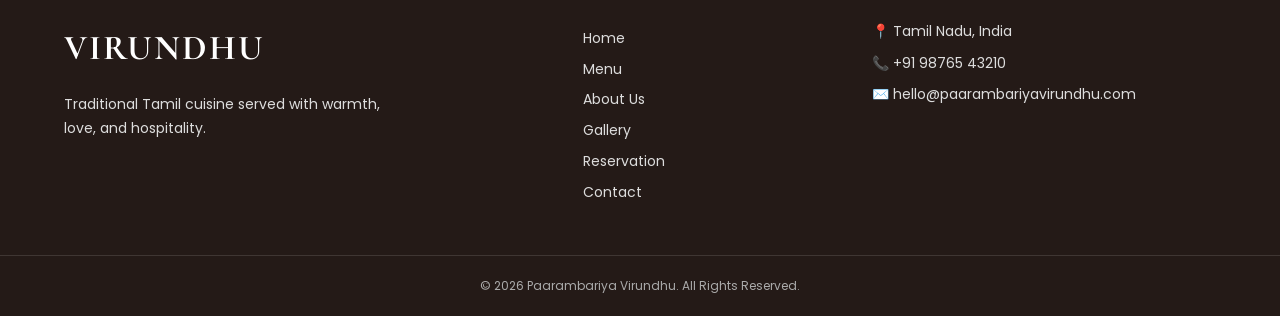
<file: Gallery.html>
<!DOCTYPE html>
<html lang="en">
<head>
    <meta charset="UTF-8">
    <meta name="viewport" content="width=device-width, initial-scale=1.0">

    <title>Gallery | Paarambariya Virundhu</title>

    <link rel="stylesheet" href="Style.css">
</head>

<body>

   <!-- ================= HEADER ================= -->

<header class="header">

    <nav class="navbar">

        <div class="logo">
            <a href="Homepage.html">
                PAARAMBARIYA VIRUNDHU
            </a>
        </div>

        <ul class="nav-links">

            <li>
                <a href="Homepage.html">Home</a>
            </li>

            <li>
                <a href="Menu.html">Menu</a>
            </li>

            <li>
                <a href="About.html">About Us</a>
            </li>

            <li>
                <a href="Gallery.html" class="active">Gallery</a>
            </li>

            <li>
                <a href="Reservation.html">Reservation</a>
            </li>

            <li>
                <a href="Contact.html">Contact</a>
            </li>

        </ul>

        <button type="button" class="Menu-toggle" aria-label="Toggle navigation">
            <span></span>
            <span></span>
            <span></span>
        </button>

    </nav>

</header>

    <!-- ================= GALLERY HERO ================= -->
    <section class="gallery-hero">

        <div class="gallery-hero-content">

            <p class="section-label">
                A Glimpse of Paarambariya Virundhu
            </p>

            <h1>Our Gallery</h1>

            <p>
                Explore our food, flavours, traditions, and
                beautiful dining experience.
            </p>

        </div>

    </section>


    <!-- ================= GALLERY INTRO ================= -->
    <section class="gallery-intro">

        <div class="section-heading">

            <p class="section-label">
                Taste. Tradition. Togetherness.
            </p>

            <h2>Moments Worth Savouring</h2>

            <p>
                From traditional Tamil dishes to warm family gatherings,
                every moment at Paarambariya Virundhu is made to be remembered.
            </p>

        </div>

    </section>

    <!-- ================= GALLERY FILTER ================= -->
    
     <section class="gallery-section">

    <!-- Gallery Filter Buttons -->
    <div class="gallery-filter">

    <button type="button" class="filter-btn active" data-filter="all">
        All
    </button>

    <button type="button" class="filter-btn " data-filter="food">
        Food
    </button>

    <button type="button" class="filter-btn" data-filter="interior">
        Restaurant
    </button>

    <button type="button" class="filter-btn" data-filter="dessert">
        Desserts
    </button>

    <button type="button" class="filter-btn" data-filter="cooking">
        Kitchen
    </button>

</div>


        <!-- ================= GALLERY GRID ================= -->
        <div class="gallery-grid">


            <!-- Food 1 -->
            <div class="gallery-item" data-category= "food">

                <img src="Images/south indian meal.png"
                     alt="Traditional South Indian Meal">

                <div class="gallery-overlay">

                    <h3>Traditional Meals</h3>

                    <p>
                        Authentic South Indian flavours
                    </p>

                </div>

            </div>


            <!-- Food 2 -->
            <div class="gallery-item" data-category= "food">

                <img src="Images/traditional biryani.png"
                     alt="Traditional Biryani">

                <div class="gallery-overlay">

                    <h3>Signature Biryani</h3>

                    <p>
                        Aromatic and flavourful
                    </p>

                </div>

            </div>


            <!-- Food 3 -->
            <div class="gallery-item" data-category="food">

                <img src="Images/crispy dosa.png"
                     alt="Masala Dosa">

                <div class="gallery-overlay">

                    <h3>Masala Dosa</h3>

                    <p>
                        Crispy, golden and delicious
                    </p>

                </div>

            </div>


            <!-- Interior 1 -->
            <div class="gallery-item" data-category= "interior">

                <img src="Images/Restaurant interior.png"
                     alt="Paarambariya Virundhu Restaurant Interior">

                <div class="gallery-overlay">

                    <h3>Our Dining Space</h3>

                    <p>
                        Warm and comfortable atmosphere
                    </p>

                </div>

            </div>


            <!-- Interior 2 -->
            <div class="gallery-item" data-category= "interior">

                <img src="Images/Dinning area.png"
                     alt="Restaurant Dining Area">

                <div class="gallery-overlay">

                    <h3>Family Dining</h3>

                    <p>
                        A place to gather and enjoy
                    </p>

                </div>

            </div>


            <!-- Dessert 1 -->
            <div class="gallery-item" data-category= "dessert">

                <img src="Images/Payasam.png"
                     alt="Traditional Payasam">

                <div class="gallery-overlay">

                    <h3>Traditional Payasam</h3>

                    <p>
                        A sweet taste of tradition
                    </p>

                </div>

            </div>


            <!-- Dessert 2 -->
            <div class="gallery-item" data-category= "dessert">

                <img src="Images/Gulab jamun.png"
                     alt="Gulab Jamun">

                <div class="gallery-overlay">

                    <h3>Gulab Jamun</h3>

                    <p>
                        Soft, warm and delicious
                    </p>

                </div>

            </div>


            <!-- Cooking 1 -->
            <div class="gallery-item" data-category= "cooking">

                <img src="Images/Traditional cooking.png"
                     alt="Traditional Cooking">

                <div class="gallery-overlay">

                    <h3>Traditional Cooking</h3>

                    <p>
                        Prepared with care and passion
                    </p>

                </div>

            </div>


            <!-- Cooking 2 -->
            <div class="gallery-item" data-category= "cooking">

                <img src="Images/Fresh ingredients.png"
                     alt="Fresh Ingredients">

                <div class="gallery-overlay">

                    <h3>Fresh Ingredients</h3>

                    <p>
                        Quality ingredients in every dish
                    </p>

                </div>

            </div>


        </div>

    </section>


    <!-- ================= EXPERIENCE SECTION ================= -->
    <section class="gallery-experience">

        <div class="experience-content">

            <p class="section-label">
                More Than Just Food
            </p>

            <h2>Every Visit Becomes a Memory</h2>

            <p>
                Whether you are enjoying a family lunch, celebrating
                a special occasion, or simply enjoying your favourite
                Tamil dish, Virundhombal is a place where food brings
                people together.
            </p>

            <a href="Reservation.html" class="btn">
                Plan Your Visit
            </a>

        </div>

    </section>


    <!-- ================= RESERVATION CTA ================= -->
    <section class="reservation-cta">

        <div class="reservation-content">

            <p class="section-label">
                Come Experience It Yourself
            </p>

            <h2>We Are Ready to Welcome You</h2>

            <p>
                Reserve your table and enjoy the flavours of
                traditional Tamil cuisine.
            </p>

            <a href="Reservation.html" class="btn">
                Reserve a Table
            </a>

        </div>

    </section>


    <!-- ================= FOOTER ================= -->
    <footer class="footer">

        <div class="footer-content">


            <!-- Footer About -->
            <div class="footer-about">

                <h2>PAARAMBARIYA VIRUNDHU</h2>

                <p>
                    Traditional Tamil cuisine served with warmth,
                    love, and hospitality.
                </p>

            </div>


            <!-- Footer Links -->
            <div class="footer-links">

                <h3>Quick Links</h3>

                <a href="Homepage.html">Home</a>

                <a href="Menu.html">Menu</a>

                <a href="About.html">About Us</a>

                <a href="Gallery.html">Gallery</a>

                <a href="Reservation.html">Reservation</a>

                <a href="Contact.html">Contact</a>

            </div>


            <!-- Footer Contact -->
            <div class="footer-contact">

                <h3>Contact</h3>

                <p>📍 Tamil Nadu, India</p>

                <p>📞 +91 98765 43210</p>

                <p>✉️ hello@paarambariyavirundhu.com</p>

            </div>

        </div>


        <!-- Copyright -->
        <div class="copyright">

            <p>
                © 2026 Paarambariya Virundhu. All Rights Reserved.
            </p>

        </div>

    </footer>

<script src="Script.js"></script>

</body>

</html>
</file>
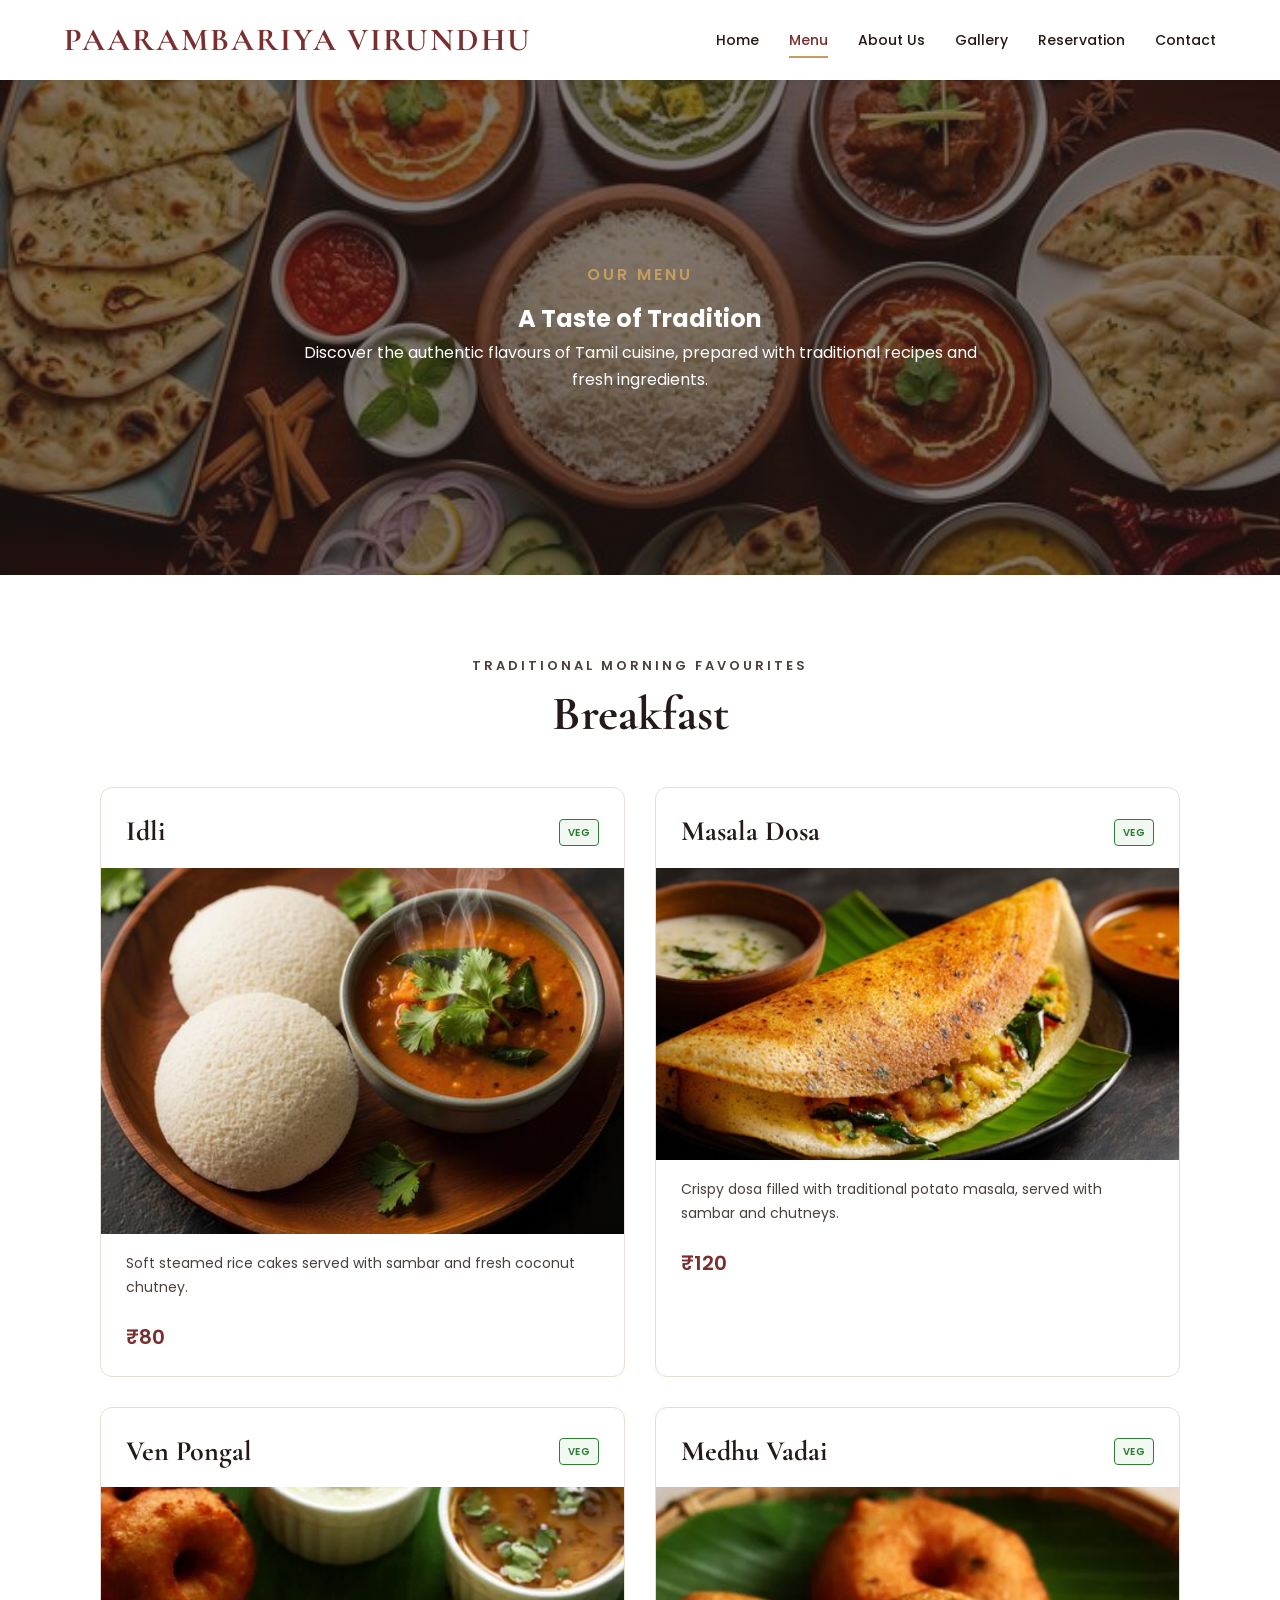
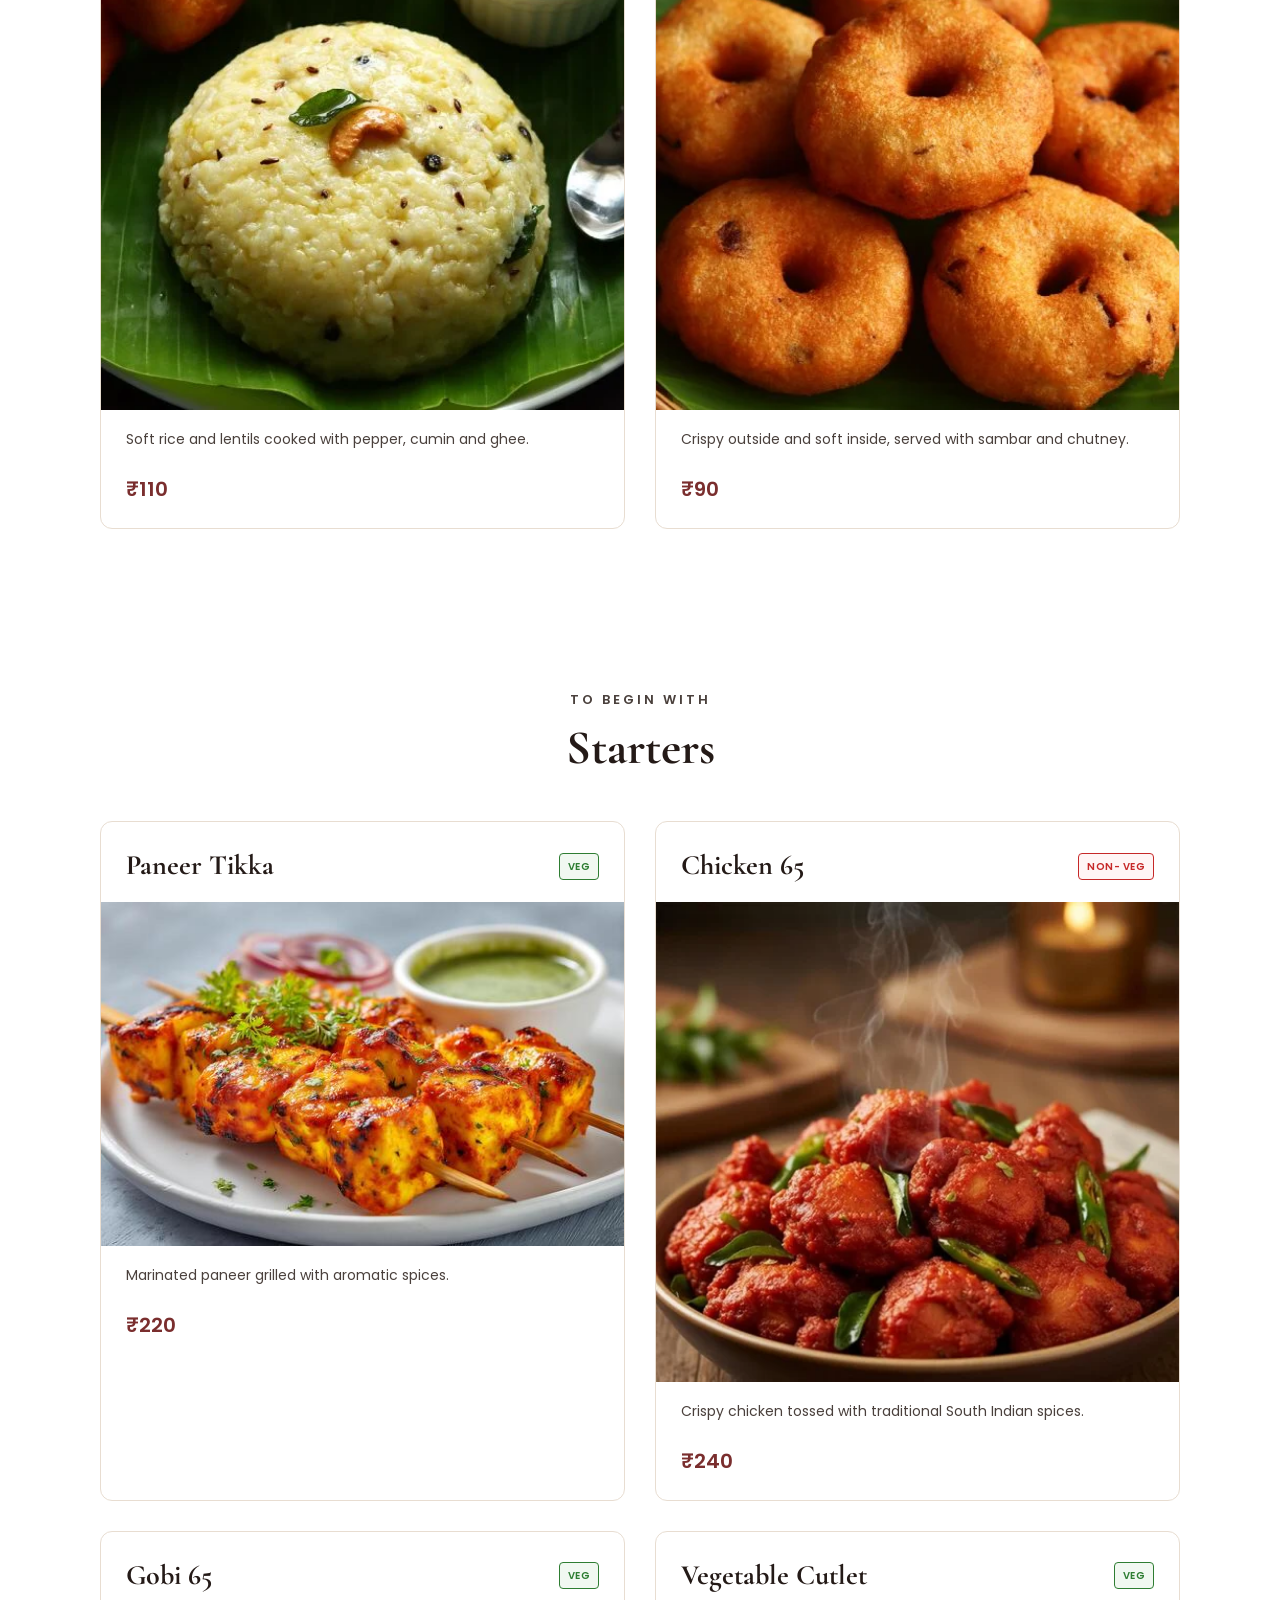
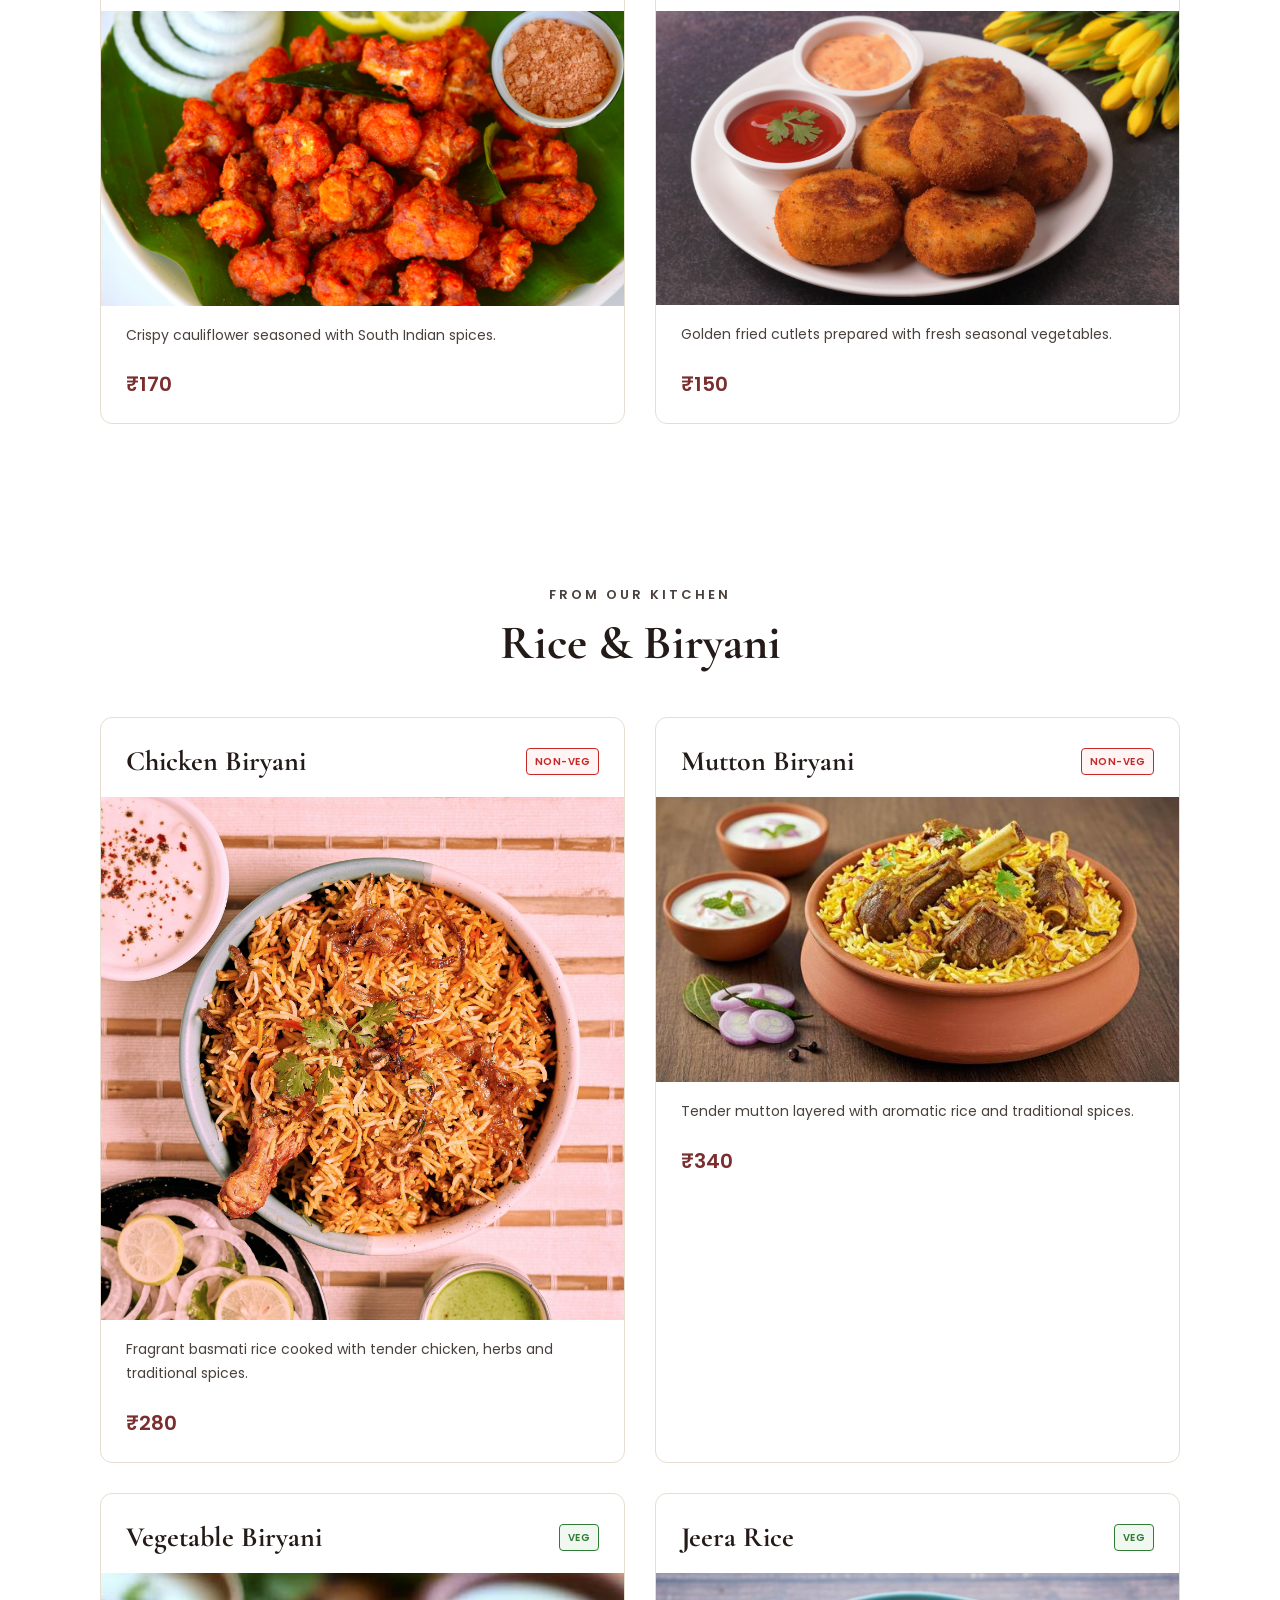
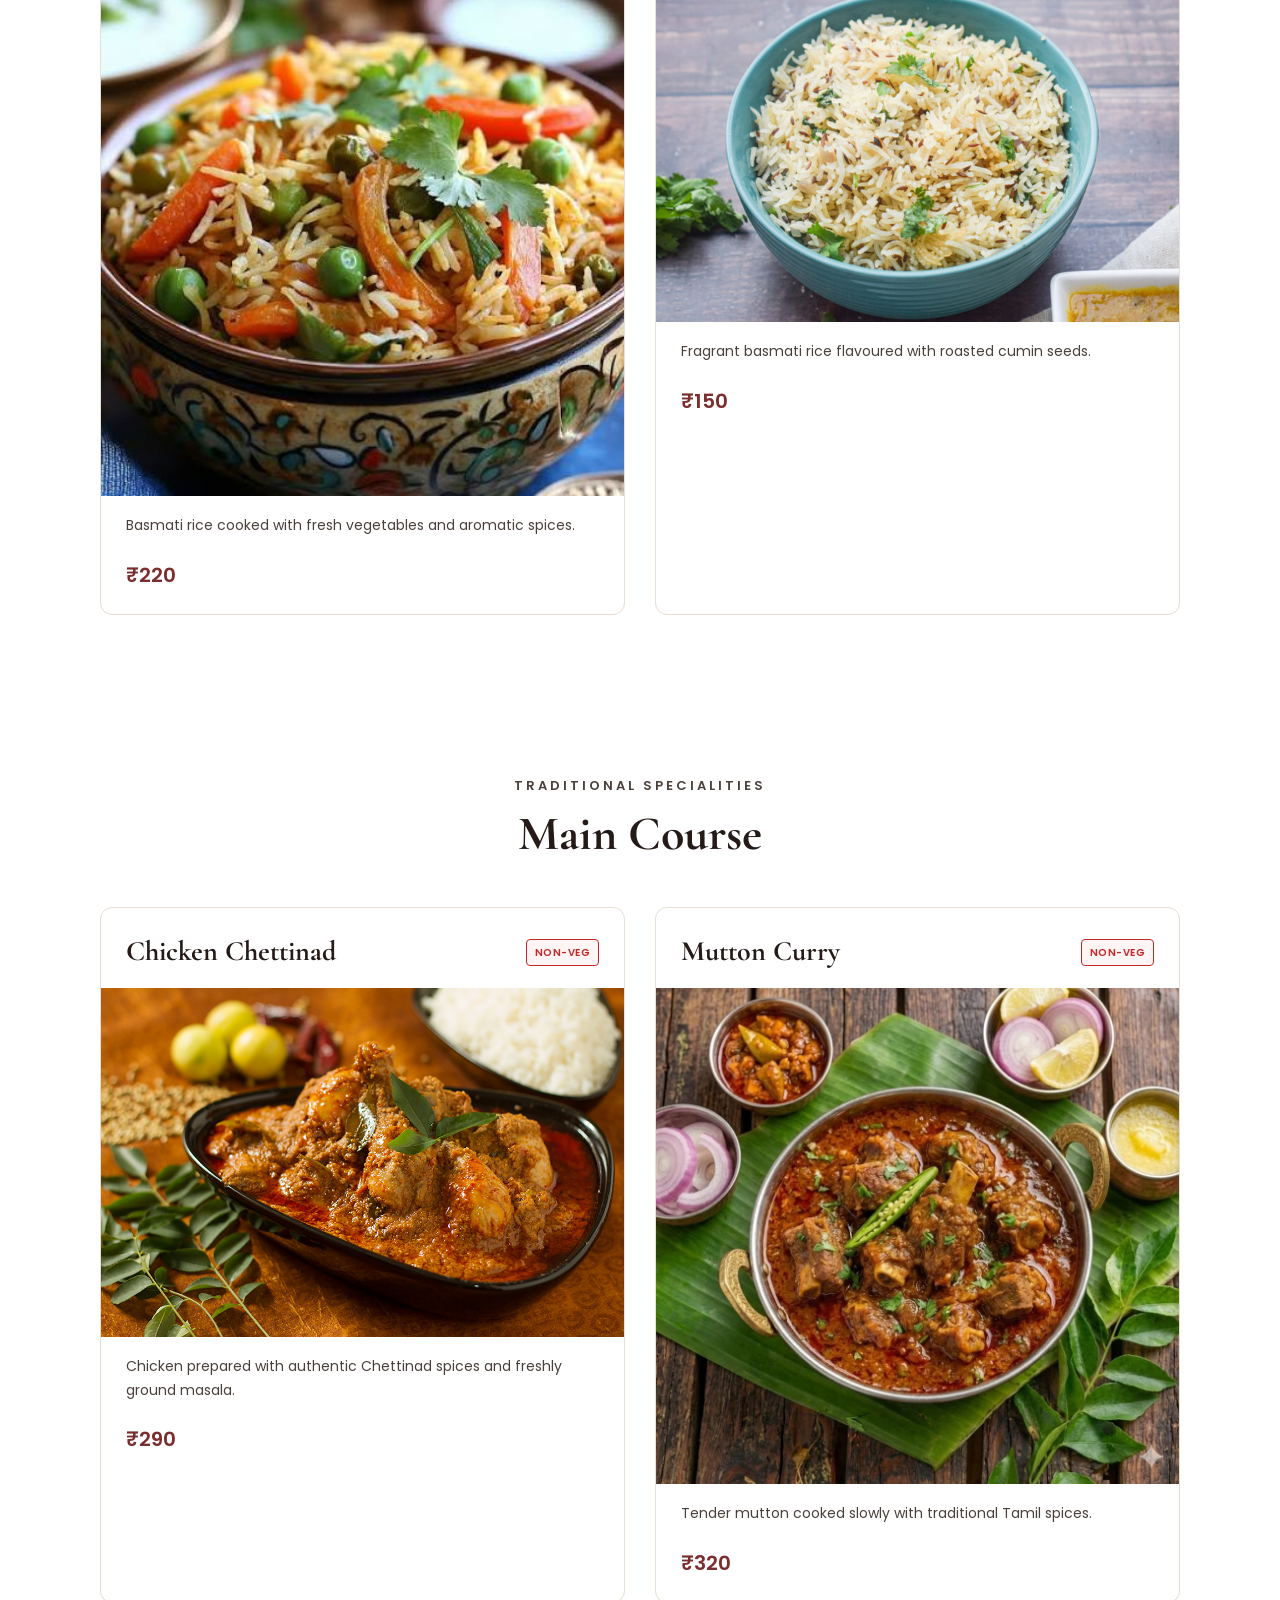
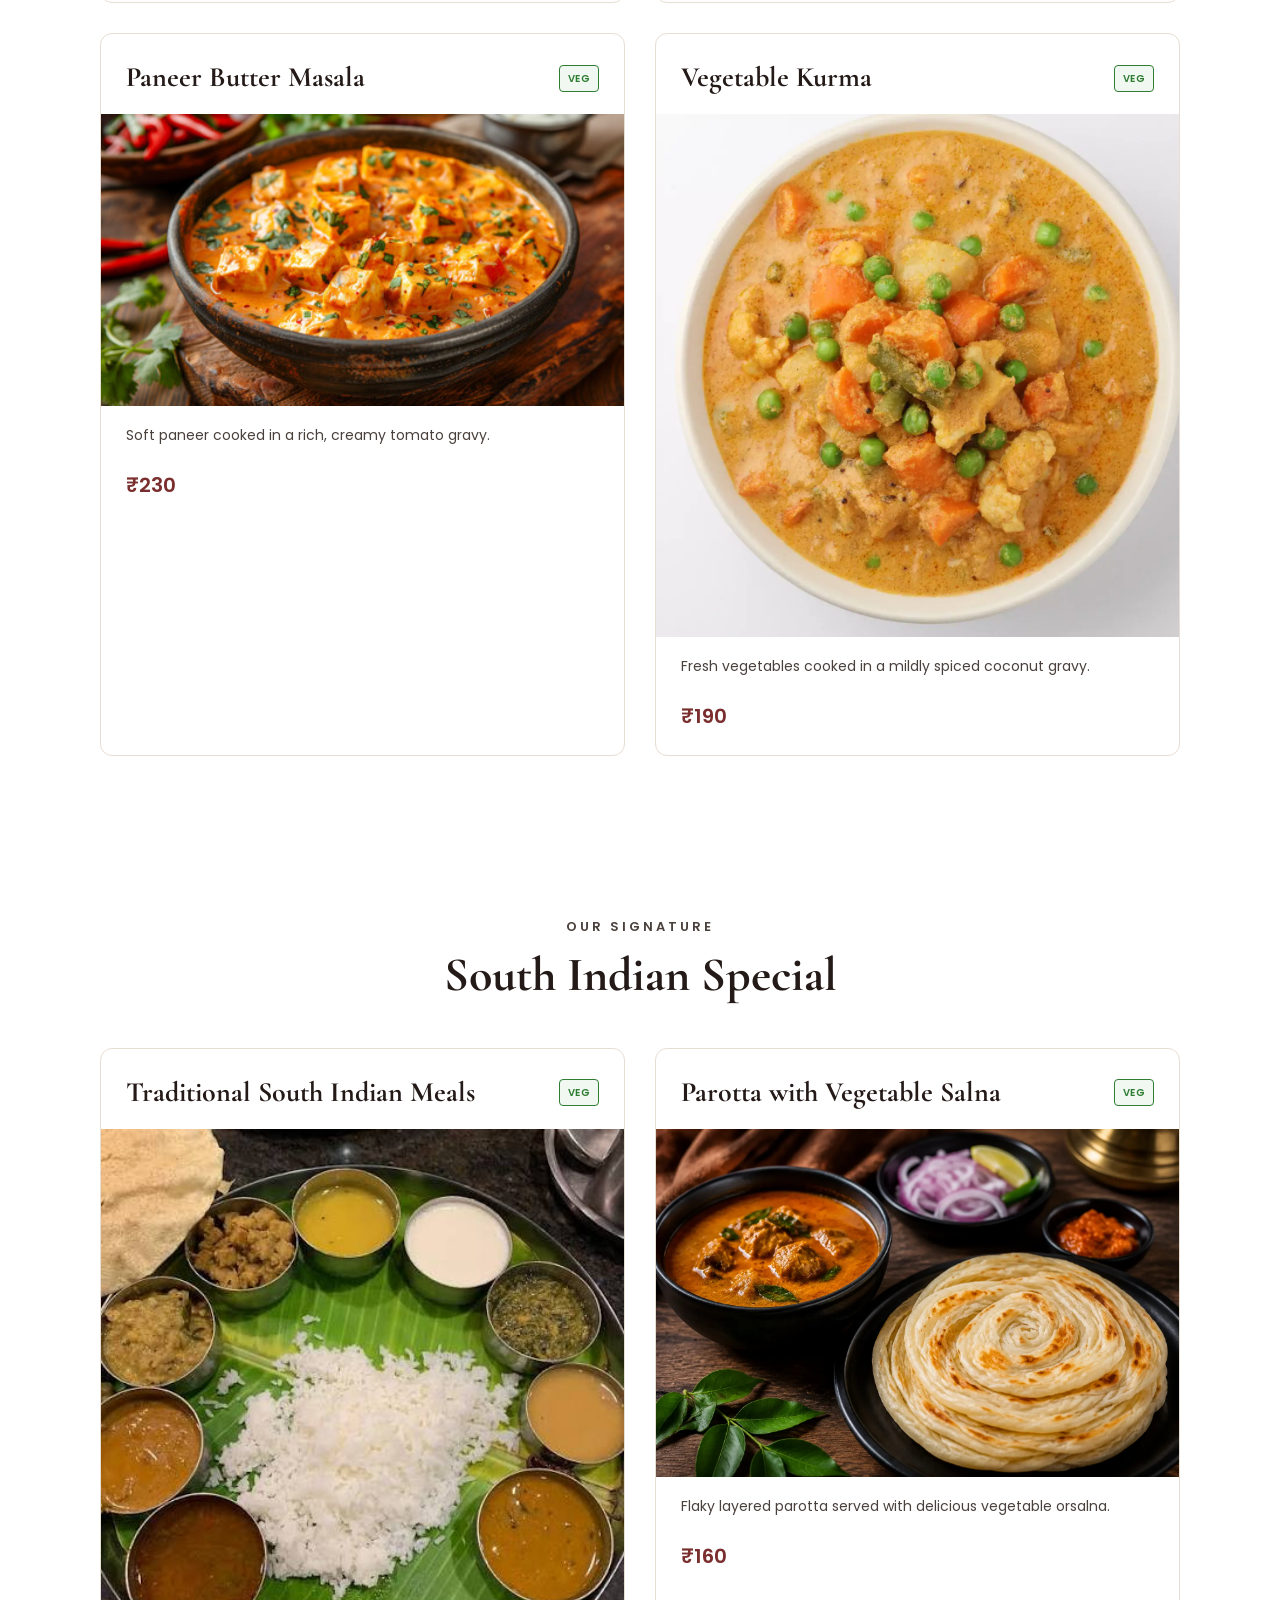
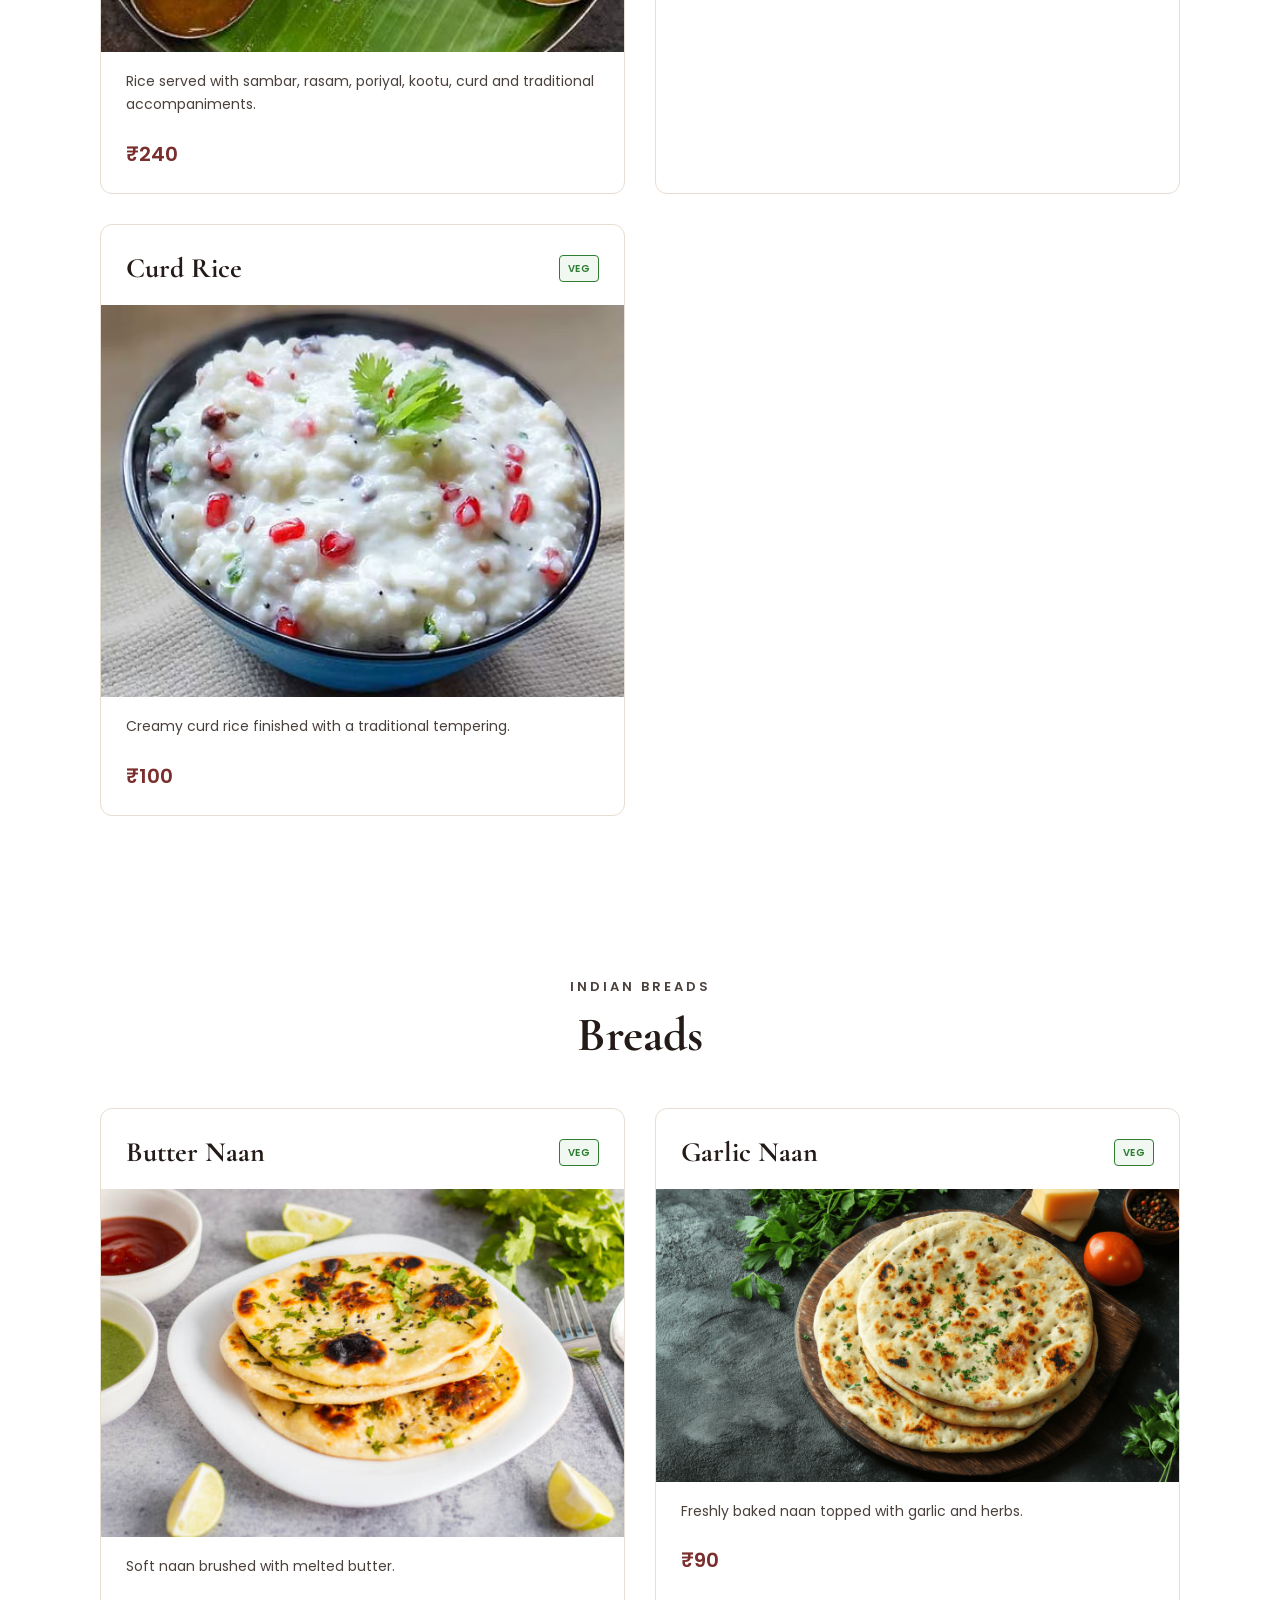
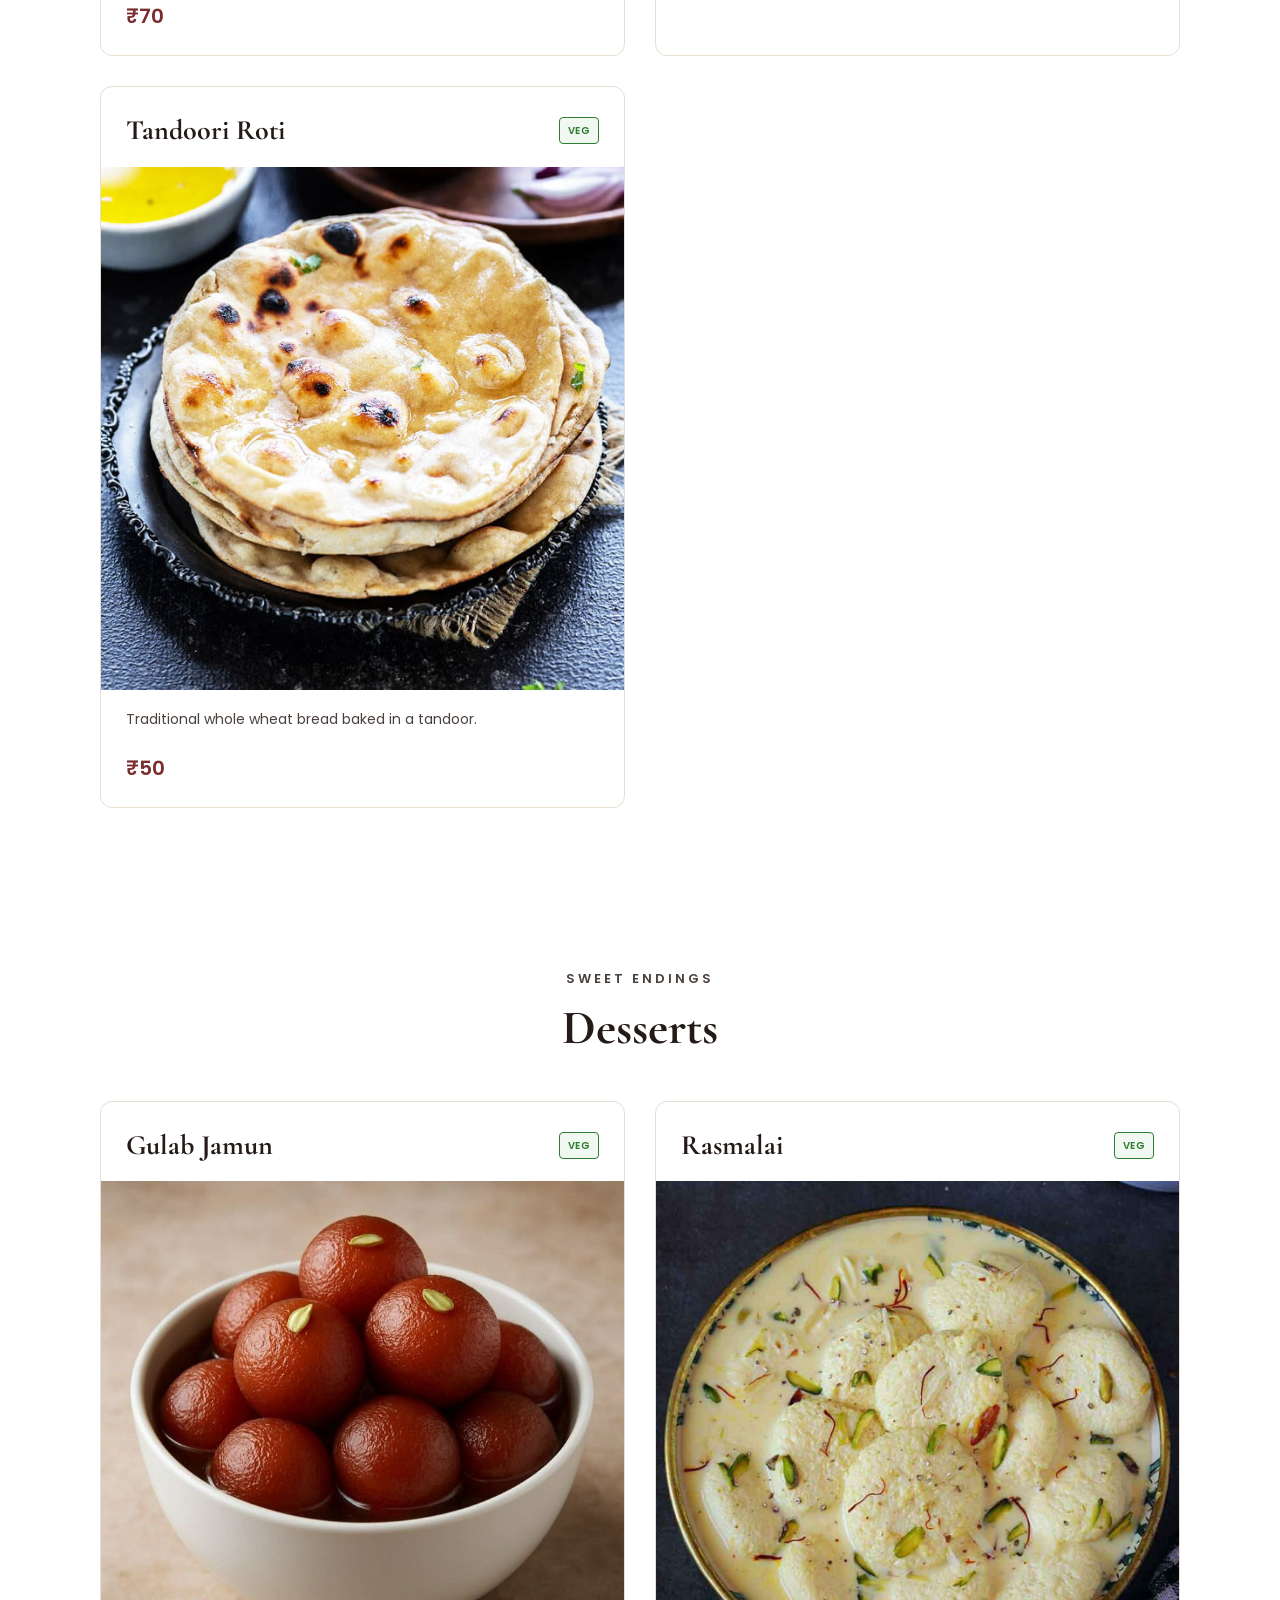
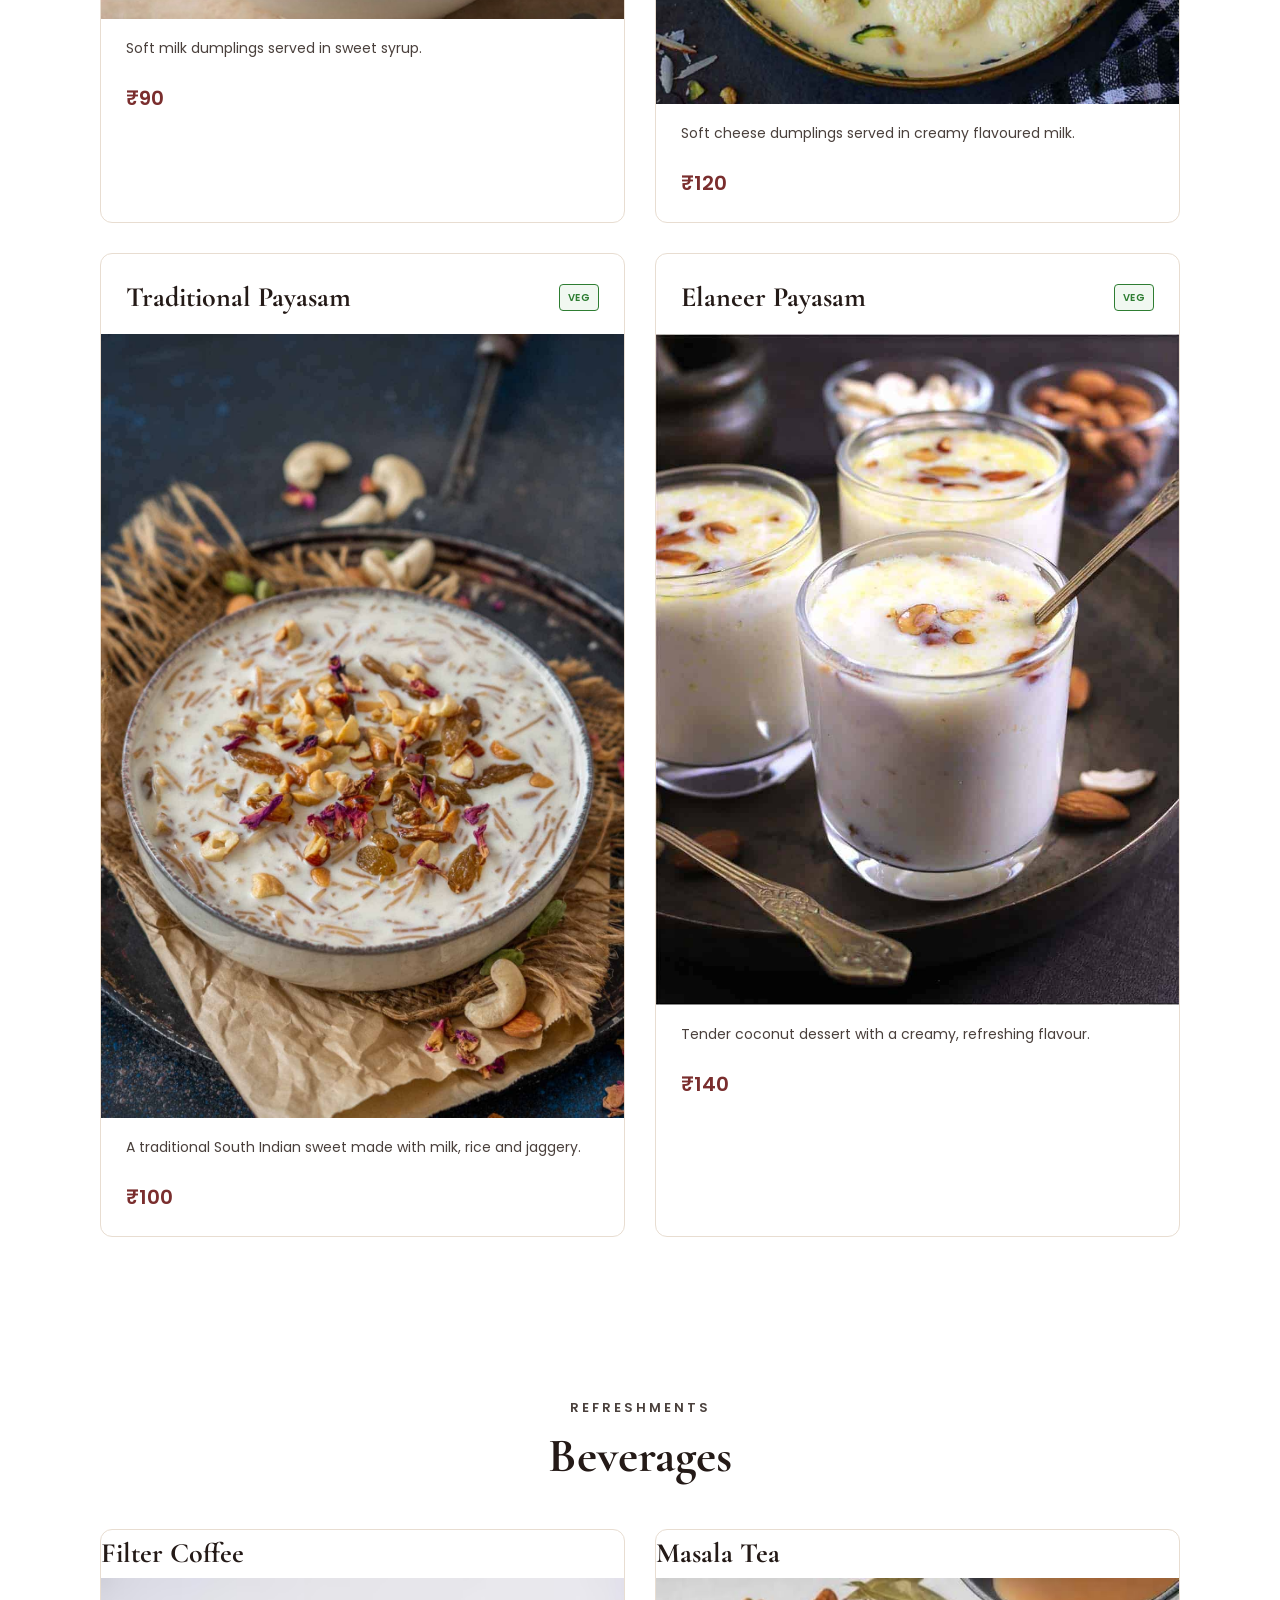
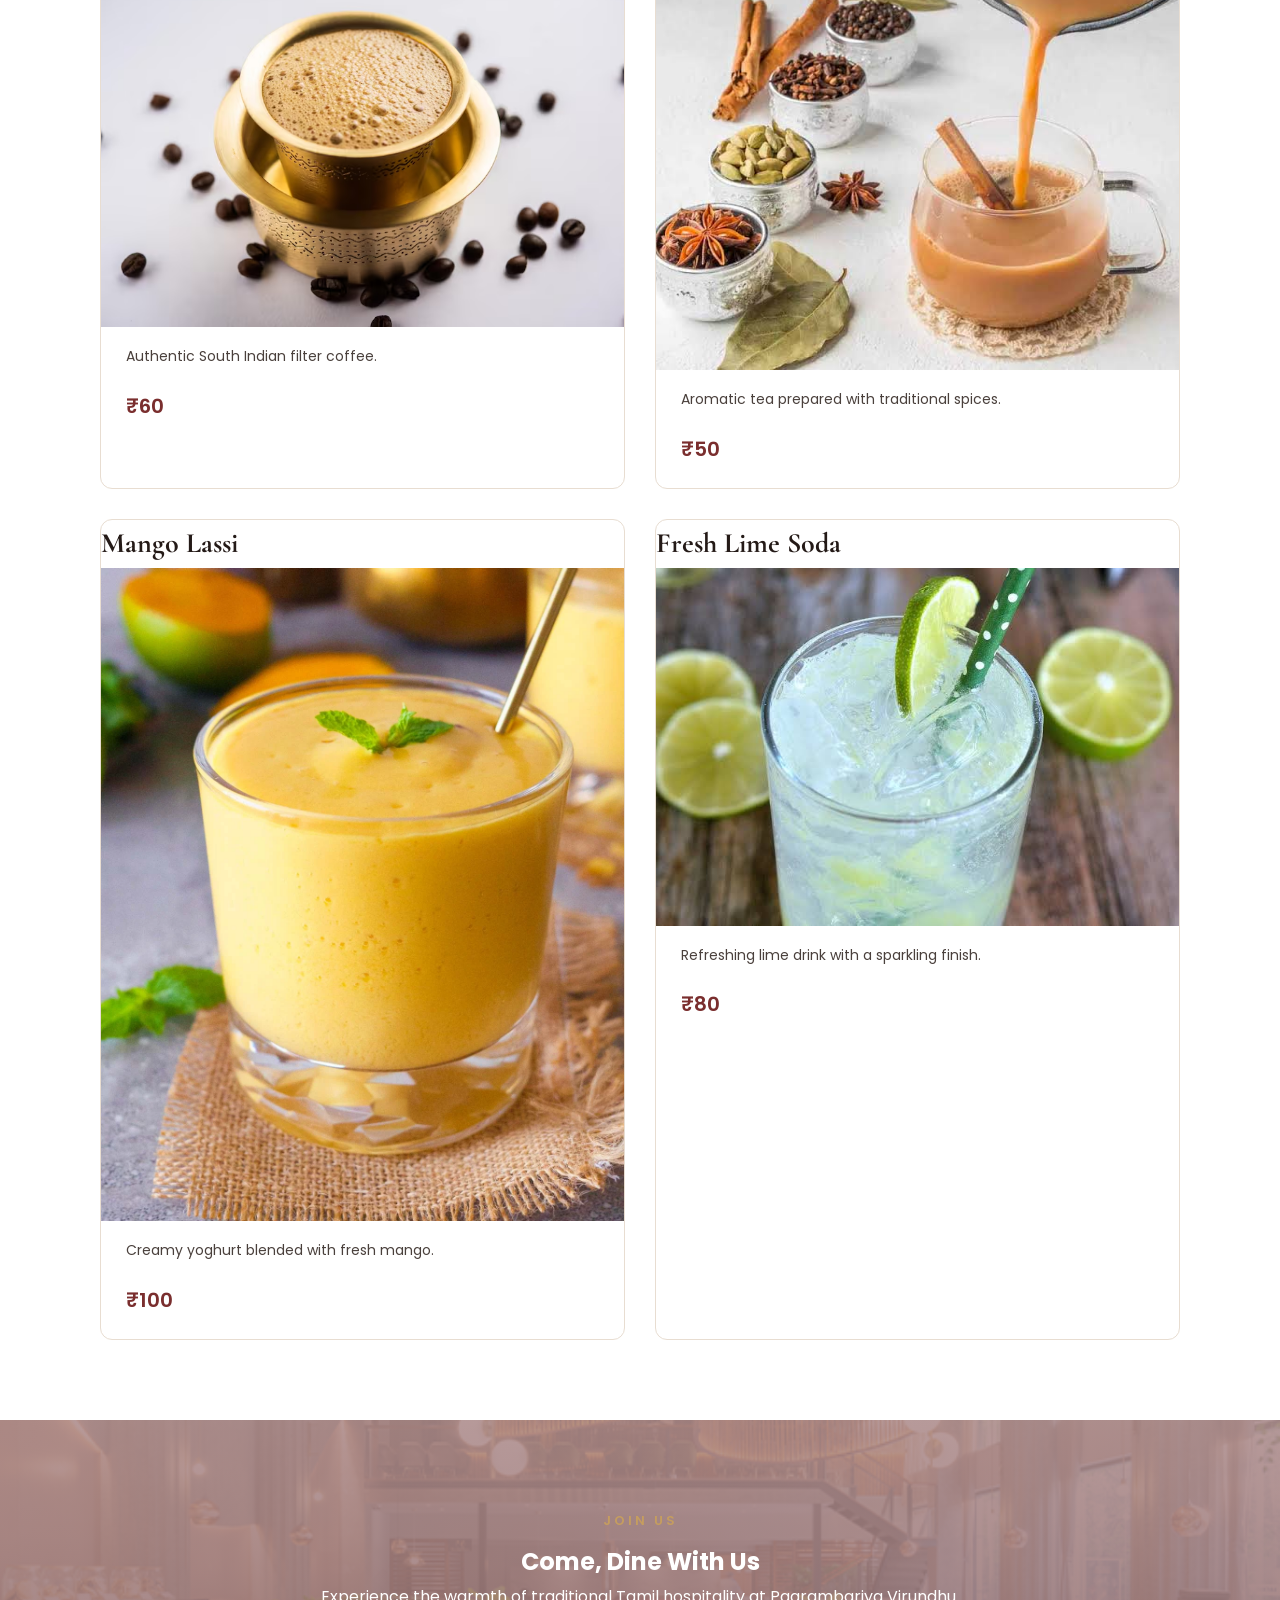
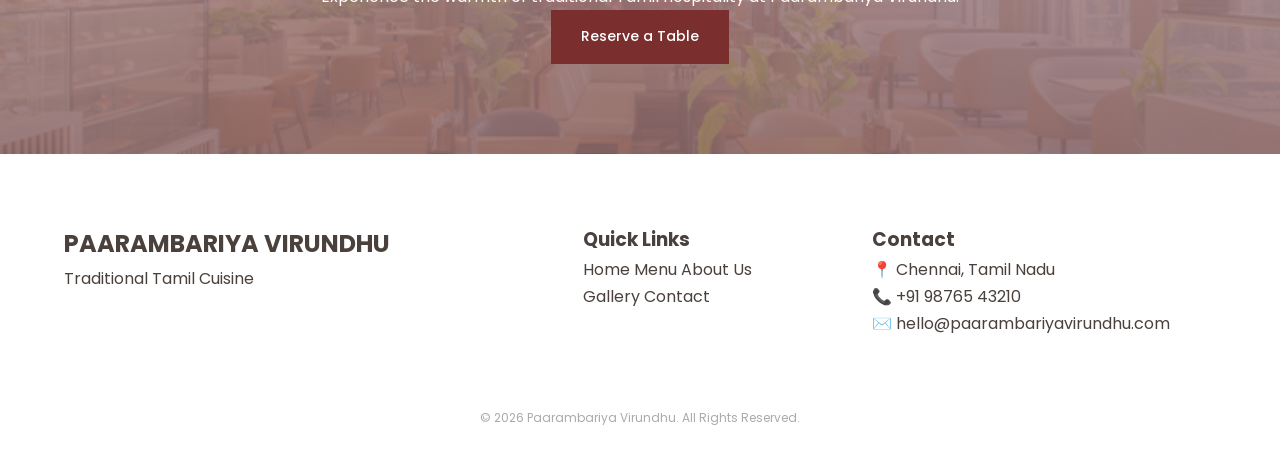
<file: Menu.html>
<!DOCTYPE html>
<html lang="en">
<head>
    <meta charset="UTF-8">
    <meta name="viewport" content="width=device-width, initial-scale=1.0">

    <title>Menu | PAARAMBARIYA VIRUNDHU</title>

    <link rel="stylesheet" href="Style.css">
</head>

<body>

<!-- ================= HEADER ================= -->

<header class="header">

    <nav class="navbar">

        <div class="logo">
            <a href="Homepage.html">
                PAARAMBARIYA VIRUNDHU
            </a>
        </div>

        <ul class="nav-links">

            <li>
                <a href="Homepage.html">Home</a>
            </li>

            <li>
                <a href="Menu.html" class="active">Menu</a>
            </li>

            <li>
                <a href="About.html">About Us</a>
            </li>

            <li>
                <a href="Gallery.html">Gallery</a>
            </li>

            <li>
                <a href="Reservation.html">Reservation</a>
            </li>

            <li>
                <a href="Contact.html">Contact</a>
            </li>

        </ul>

        <button type="button" class="Menu-toggle" aria-label="Toggle navigation">
            <span></span>
            <span></span>
            <span></span>
        </button>

    </nav>

</header>

    <!-- ================= MENU HERO ================= -->

    <section class="Menu-hero">

        <div class="Menu-hero-content">

            <p class="section-label">OUR MENU</p>

            <h2>A Taste of Tradition</h2>

            <p>
                Discover the authentic flavours of Tamil cuisine,
                prepared with traditional recipes and fresh ingredients.
            </p>

        </div>

    </section>


    <!-- ================= BREAKFAST ================= -->

    <section class="Menu-section">

        <div class="section-heading">

            <p class="section-label">TRADITIONAL MORNING FAVOURITES</p>

            <h2>Breakfast</h2>

        </div>


        <div class="Menu-container">

            <div class="Menu-item">

                <div>
                    <div class="menu-title">
                    <h3>Idli</h3>
                    <span class="veg-badge">VEG</span>
                    </div>
                    <img src="Images/Idli.png" alt="">
                    <p>
                        Soft steamed rice cakes served with sambar
                        and fresh coconut chutney.
                    </p>
                </div>

                <span>₹80</span>

            </div>


            <div class="Menu-item">

                <div>
                    <div class="menu-title">
                    <h3>Masala Dosa</h3>
                    <span class="veg-badge">VEG</span>
                    </div>
                    <img src="Images/masala dosa.png" alt="">
                    <p>
                        Crispy dosa filled with traditional potato masala,
                        served with sambar and chutneys.
                    </p>
                </div>

                <span>₹120</span>

            </div>


            <div class="Menu-item">

                <div>
                    <div class="menu-title">
                    <h3>Ven Pongal</h3>
                    <span class="veg-badge">VEG</span>
                    </div>
                    <img src="Images/Ven pongal.png" alt="">
                    <p>
                        Soft rice and lentils cooked with pepper,
                        cumin and ghee.
                    </p>
                </div>

                <span>₹110</span>

            </div>


            <div class="Menu-item">

                <div>
                    <div class="menu-title">
                    <h3>Medhu Vadai</h3>
                     <span class="veg-badge">VEG</span>
                    </div>
                    <img src="Images/Medhu vadai.png" alt="">
                    <p>
                        Crispy outside and soft inside,
                        served with sambar and chutney.
                    </p>
                </div>

                <span>₹90</span>

            </div>

        </div>

    </section>


    <!-- ================= STARTERS ================= -->

    <section class="Menu-section">

        <div class="section-heading">

            <p class="section-label">TO BEGIN WITH</p>

            <h2>Starters</h2>

        </div>


        <div class="Menu-container">

            <div class="Menu-item">

                <div>
                    <div class="menu-title">
                    <h3>Paneer Tikka</h3>
                    <span class="veg-badge">VEG</span>
                    </div>
                    <img src="Images/Paneer Tikka.png" alt="">
                    <p>
                        Marinated paneer grilled with aromatic spices.
                    </p>
                </div>

                <span>₹220</span>

            </div>


            <div class="Menu-item">

                <div>
                    <div class="menu-title">
                    <h3>Chicken 65</h3>
                    <span class="nonveg-badge">NON- VEG</span>
                    </div>
                    <img src="Images/Chicken 65.png" alt="">
                    <p>
                        Crispy chicken tossed with traditional
                        South Indian spices.
                    </p>
                </div>

                <span>₹240</span>

            </div>


            <div class="Menu-item">

                <div>
                    <div class="menu-title">
                    <h3>Gobi 65</h3>
                    <span class="veg-badge">VEG</span>
                    </div>
                    <img src="Images/Gobi 65.png" alt="">
                    <p>
                        Crispy cauliflower seasoned with
                        South Indian spices.
                    </p>
                </div>

                <span>₹170</span>

            </div>


            <div class="Menu-item">

                <div>
                    <div class="menu-title">
                    <h3>Vegetable Cutlet</h3>
                    <span class="veg-badge">VEG</span>
                    </div>
                    <img src="Images/Vegetable cutlet.png" alt="">
                    <p>
                        Golden fried cutlets prepared with
                        fresh seasonal vegetables.
                    </p>
                </div>

                <span>₹150</span>

            </div>

        </div>

    </section>


    <!-- ================= RICE & BIRYANI ================= -->

    <section class="Menu-section">

        <div class="section-heading">

            <p class="section-label">FROM OUR KITCHEN</p>

            <h2>Rice & Biryani</h2>

        </div>


        <div class="Menu-container">

            <div class="Menu-item">

                <div>
                    <div class="menu-title">
                    <h3>Chicken Biryani</h3>
                    <span class="nonveg-badge">NON-VEG</span>
                    </div>
                    <img src="Images/Chicken Biryani.jpg" alt="">
                    <p>
                        Fragrant basmati rice cooked with tender chicken,
                        herbs and traditional spices.
                    </p>
                </div>

                <span>₹280</span>

            </div>


            <div class="Menu-item">

                <div>
                    <div class="menu-title">
                    <h3>Mutton Biryani</h3>
                    <span class="nonveg-badge">NON-VEG</span>
                    </div>
                    <img src="Images/Mutton Biryani.png" alt="">
                    <p>
                        Tender mutton layered with aromatic rice
                        and traditional spices.
                    </p>
                </div>

                <span>₹340</span>

            </div>


            <div class="Menu-item">

                <div>
                    <div class="menu-title">
                    <h3>Vegetable Biryani</h3>
                    <span class="veg-badge">VEG</span>
                    </div>
                    <img src="Images/Vegetable Biryani.png" alt="">
                    <p>
                        Basmati rice cooked with fresh vegetables
                        and aromatic spices.
                    </p>
                </div>

                <span>₹220</span>

            </div>


            <div class="Menu-item">

                <div>
                    <div class="menu-title">
                    <h3>Jeera Rice</h3>
                    <span class="veg-badge">VEG</span>
                    </div>
                    <img src="Images/Jeera Rice.png" alt="">
                    <p>
                        Fragrant basmati rice flavoured with
                        roasted cumin seeds.
                    </p>
                </div>

                <span>₹150</span>

            </div>

        </div>

    </section>


    <!-- ================= MAIN COURSE ================= -->

    <section class="Menu-section">

        <div class="section-heading">

            <p class="section-label">TRADITIONAL SPECIALITIES</p>

            <h2>Main Course</h2>

        </div>


        <div class="Menu-container">

            <div class="Menu-item">

                <div>
                    <div class="menu-title">
                    <h3>Chicken Chettinad</h3>
                    <span class="nonveg-badge">NON-VEG</span>
                    </div>
                    <img src="Images/Chicken Chettinad.png" alt="">
                    <p>
                        Chicken prepared with authentic Chettinad
                        spices and freshly ground masala.
                    </p>
                </div>

                <span>₹290</span>

            </div>


            <div class="Menu-item">

                <div>
                    <div class="menu-title">
                    <h3>Mutton Curry</h3>
                    <span class="nonveg-badge">NON-VEG</span>
                    </div>
                    <img src="Images/Mutton Curry.png" alt="">
                    <p>
                        Tender mutton cooked slowly with
                        traditional Tamil spices.
                    </p>
                </div>

                <span>₹320</span>

            </div>


            <div class="Menu-item">

                <div>
                    <div class="menu-title">
                    <h3>Paneer Butter Masala</h3>
                    <span class="veg-badge">VEG</span>
                    </div>
                    <img src="Images/paneer Butter Masala.png" alt="">
                    <p>
                        Soft paneer cooked in a rich,
                        creamy tomato gravy.
                    </p>
                </div>

                <span>₹230</span>

            </div>


            <div class="Menu-item">

                <div>
                    <div class="menu-title">
                    <h3>Vegetable Kurma</h3>
                    <span class="veg-badge">VEG</span>
                    </div>
                    <img src="Images/Vegetable Kurma.png" alt="">
                    <p>
                        Fresh vegetables cooked in a
                        mildly spiced coconut gravy.
                    </p>
                </div>

                <span>₹190</span>

            </div>

        </div>

    </section>


    <!-- ================= SOUTH INDIAN SPECIAL ================= -->

    <section class="Menu-section">

        <div class="section-heading">

            <p class="section-label">OUR SIGNATURE</p>

            <h2>South Indian Special</h2>

        </div>


        <div class="Menu-container">

            <div class="Menu-item">

                <div>
                    <div class="menu-title">
                    <h3>Traditional South Indian Meals</h3>
                    <span class="veg-badge">VEG</span>
                    </div>
                    <img src="Images/south indian meal.png" alt="">
                    <p>
                        Rice served with sambar, rasam, poriyal,
                        kootu, curd and traditional accompaniments.
                    </p>
                </div>

                <span>₹240</span>

            </div>


            <div class="Menu-item">

                <div>
                    <div class="menu-title">
                    <h3>Parotta with Vegetable Salna</h3>
                    <span class="veg-badge">VEG</span>
                    </div>
                    <img src="Images/Parotta with Salna.png" alt="">
                    <p>
                        Flaky layered parotta served with
                        delicious vegetable orsalna.
                    </p>
                </div>

                <span>₹160</span>

            </div>


            <div class="Menu-item">

                <div>
                    <div class="menu-title">
                    <h3>Curd Rice</h3>
                    <span class="veg-badge">VEG</span>
                    </div>
                    <img src="Images/Curd Rice.png" alt="">
                    <p>
                        Creamy curd rice finished with
                        a traditional tempering.
                    </p>
                </div>

                <span>₹100</span>

            </div>

        </div>

    </section>


    <!-- ================= BREADS ================= -->

    <section class="Menu-section">

        <div class="section-heading">

            <p class="section-label">INDIAN BREADS</p>

            <h2>Breads</h2>

        </div>


        <div class="Menu-container">

            <div class="Menu-item">

                <div>
                    <div class="menu-title">
                    <h3>Butter Naan</h3>
                    <span class="veg-badge">VEG</span>
                    </div>
                    <img src="Images/Butter Naan.png" alt="">
                    <p>
                        Soft naan brushed with melted butter.
                    </p>
                </div>

                <span>₹70</span>

            </div>


            <div class="Menu-item">

                <div>
                    <div class="menu-title">
                    <h3>Garlic Naan</h3>
                    <span class="veg-badge">VEG</span>
                    </div>
                    <img src="Images/Garlic Naan.png" alt="">
                    <p>
                        Freshly baked naan topped with garlic
                        and herbs.
                    </p>
                </div>

                <span>₹90</span>

            </div>


            <div class="Menu-item">

                <div>
                    <div class="menu-title">
                    <h3>Tandoori Roti</h3>
                    <span class="veg-badge">VEG</span>
                    </div>
                    <img src="Images/Tandoori Roti.png" alt="">
                    <p>
                        Traditional whole wheat bread
                        baked in a tandoor.
                    </p>
                </div>

                <span>₹50</span>

            </div>

        </div>

    </section>


    <!-- ================= DESSERTS ================= -->

    <section class="Menu-section">

        <div class="section-heading">

            <p class="section-label">SWEET ENDINGS</p>

            <h2>Desserts</h2>

        </div>


        <div class="Menu-container">

            <div class="Menu-item">

                <div>
                    <div class="menu-title">
                    <h3>Gulab Jamun</h3>
                    <span class="veg-badge">VEG</span>
                    </div>
                    <img src="Images/Gulab jamun.png" alt="">
                    <p>
                        Soft milk dumplings served
                        in sweet syrup.
                    </p>
                </div>

                <span>₹90</span>

            </div>


            <div class="Menu-item">

                <div>
                    <div class="menu-title">
                    <h3>Rasmalai</h3>
                    <span class="veg-badge">VEG</span>
                    </div>
                    <img src="Images/Rasmalai.png" alt="">
                    <p>
                        Soft cheese dumplings served
                        in creamy flavoured milk.
                    </p>
                </div>

                <span>₹120</span>

            </div>


            <div class="Menu-item">

                <div>
                    <div class="menu-title">
                    <h3>Traditional Payasam</h3>
                    <span class="veg-badge">VEG</span>
                    </div>
                    <img src="Images/Payasam.png" alt="">
                    <p>
                        A traditional South Indian sweet
                        made with milk, rice and jaggery.
                    </p>
                </div>

                <span>₹100</span>

            </div>


            <div class="Menu-item">

                <div>
                    <div class="menu-title">
                    <h3>Elaneer Payasam</h3>
                    <span class="veg-badge">VEG</span>
                    </div>
                    <img src="Images/Elaneer Payasam.png" alt="">
                    <p>
                        Tender coconut dessert with
                        a creamy, refreshing flavour.
                    </p>
                </div>

                <span>₹140</span>

            </div>

        </div>

    </section>


    <!-- ================= BEVERAGES ================= -->

    <section class="Menu-section">

        <div class="section-heading">

            <p class="section-label">REFRESHMENTS</p>

            <h2>Beverages</h2>

        </div>


        <div class="Menu-container">

            <div class="Menu-item">

                <div>
                    <h3>Filter Coffee</h3>  
                    <img src="Images/Filter Coffee.png" alt="">
                    <p>
                        Authentic South Indian filter coffee.
                    </p>
                </div>

                <span>₹60</span>

            </div>


            <div class="Menu-item">

                <div>
                    <h3>Masala Tea</h3>
                    <img src="Images/Masala Tea.png" alt="">
                    <p>
                        Aromatic tea prepared with
                        traditional spices.
                    </p>
                </div>

                <span>₹50</span>

            </div>


            <div class="Menu-item">

                <div>
                    <h3>Mango Lassi</h3>
                    <img src="Images/Mango Lassi.png" alt="">
                    <p>
                        Creamy yoghurt blended with
                        fresh mango.
                    </p>
                </div>

                <span>₹100</span>

            </div>


            <div class="Menu-item">

                <div>
                    <h3>Fresh Lime Soda</h3>
                    <img src="Images/Fresh Lime Soda.png" alt="">
                    <p>
                        Refreshing lime drink with
                        a sparkling finish.
                    </p>
                </div>

                <span>₹80</span>

            </div>

        </div>

    </section>


    <!-- ================= RESERVATION CTA ================= -->

    <section class="reservation-cta">

        <div>

            <p class="section-label">JOIN US</p>

            <h2>Come, Dine With Us</h2>

            <p>
                Experience the warmth of traditional
                Tamil hospitality at Paarambariya Virundhu.
            </p>

            <a href="Reservation.html" class="btn">
                Reserve a Table
            </a>

        </div>

    </section>


    <!-- ================= FOOTER ================= -->

    <footer>

        <div class="footer-content">

            <div>
                <h2>PAARAMBARIYA VIRUNDHU</h2>
                <p>Traditional Tamil Cuisine</p>
            </div>


            <div>
                <h3>Quick Links</h3>

                <a href="Homepage.html">Home</a>
                <a href="Menu.html">Menu</a>
                <a href="About.html">About Us</a>
                <a href="Gallery.html">Gallery</a>
                <a href="Contact.html">Contact</a>

            </div>


            <div>
                <h3>Contact</h3>

                <p>📍 Chennai, Tamil Nadu</p>
                <p>📞 +91 98765 43210</p>
                <p>✉️ hello@paarambariyavirundhu.com</p>

            </div>

        </div>


        <div class="copyright">

            <p>
                © 2026 Paarambariya Virundhu. All Rights Reserved.
            </p>

        </div>

    </footer>


    <!-- ================= JAVASCRIPT ================= -->

    <script src="Script.js"></script>

</body>
</html>
</file>
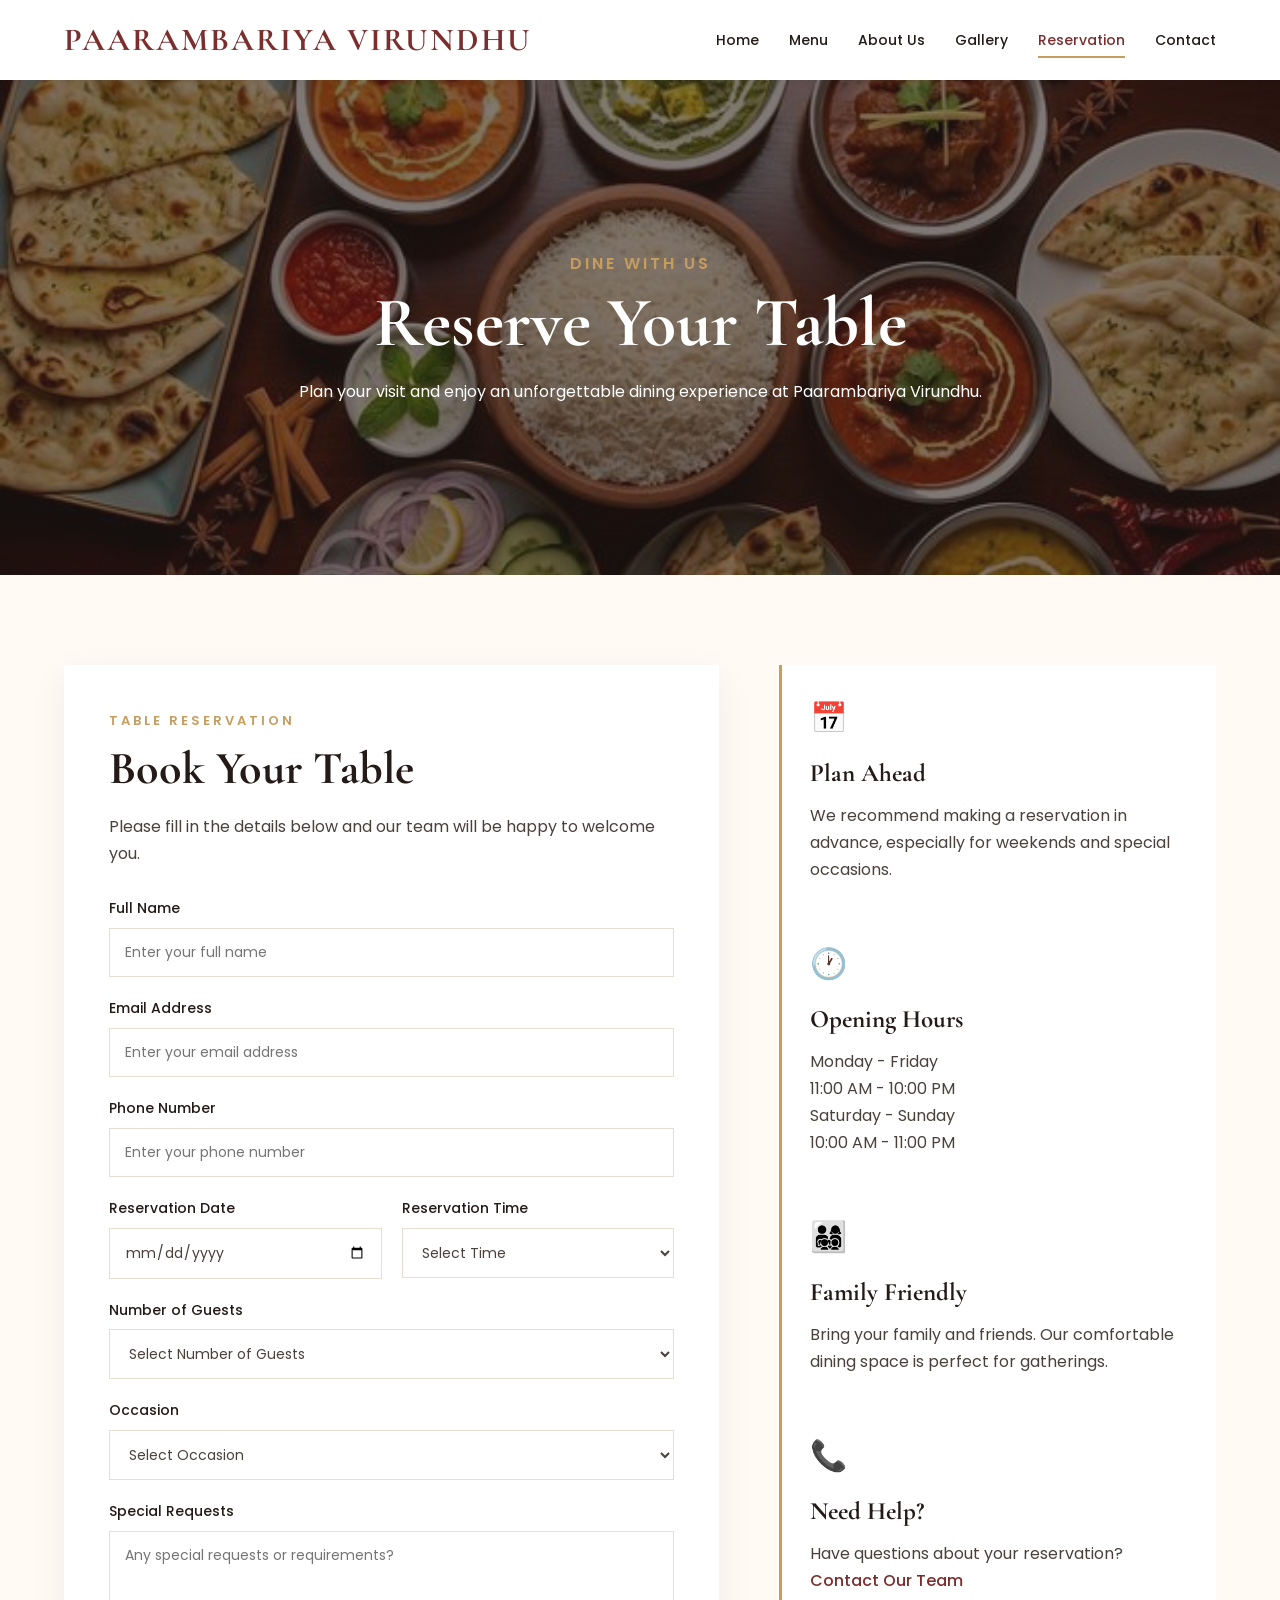
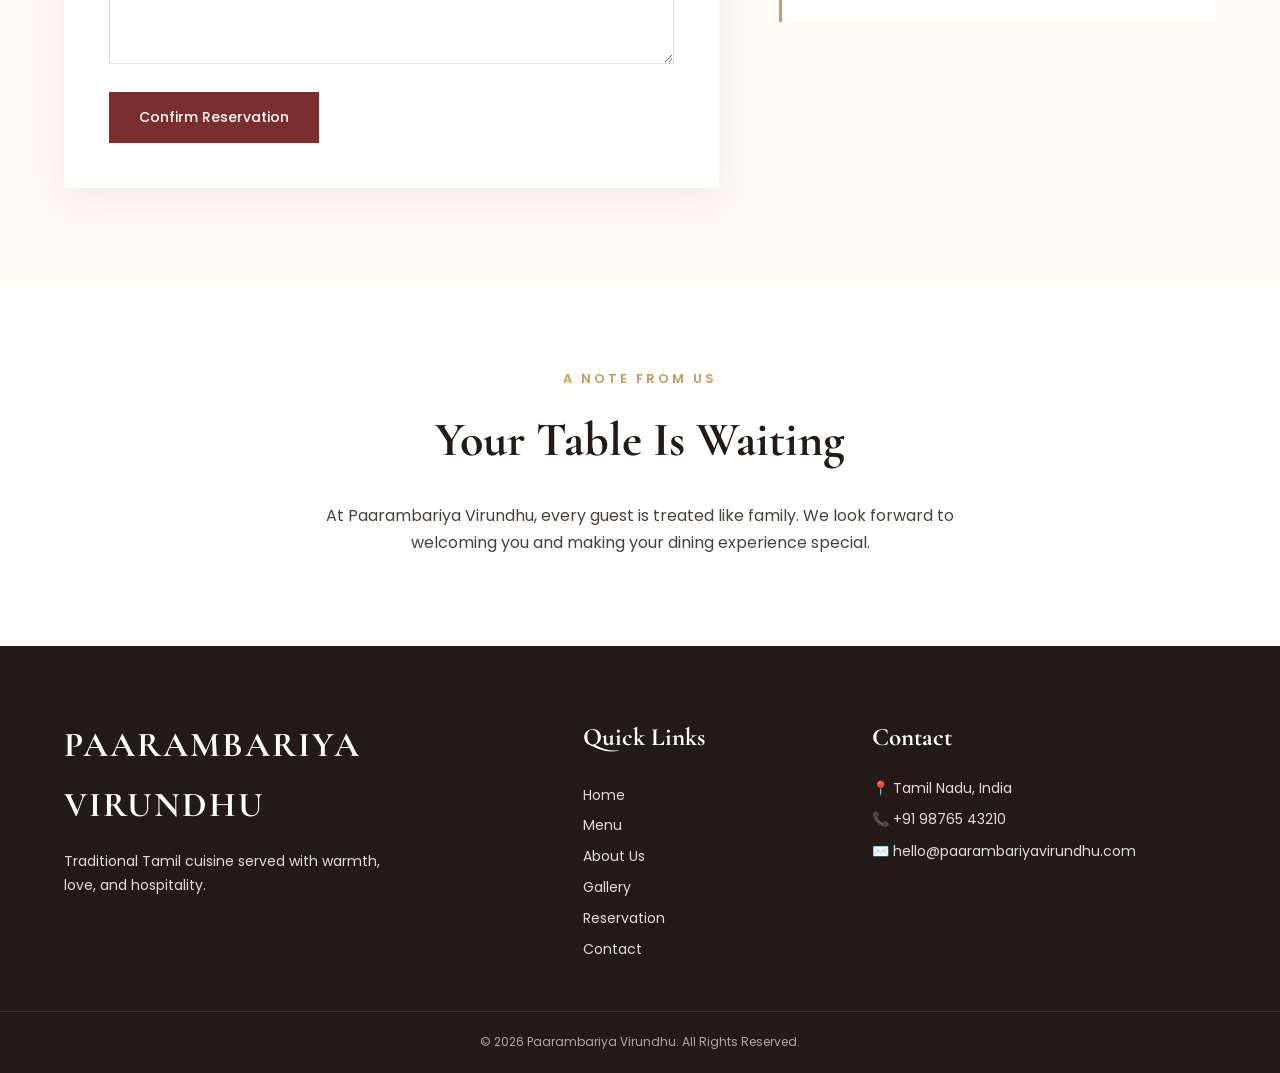
<file: Reservation.html>
<!DOCTYPE html>
<html lang="en">
<head>
    <meta charset="UTF-8">
    <meta name="viewport" content="width=device-width, initial-scale=1.0">

    <title>Reservation | Paarambariya Virundhu</title>

    <link rel="stylesheet" href="Style.css">
</head>

<body>

    <!-- ================= HEADER ================= -->

  <header class="header">

    <nav class="navbar">

        <div class="logo">
            <a href="Homepage.html">
                PAARAMBARIYA VIRUNDHU
            </a>
        </div>

        <ul class="nav-links">

            <li>
                <a href="Homepage.html">Home</a>
            </li>

            <li>
                <a href="Menu.html">Menu</a>
            </li>

            <li>
                <a href="About.html">About Us</a>
            </li>

            <li>
                <a href="Gallery.html">Gallery</a>
            </li>

            <li>
                <a href="Reservation.html" class="active">Reservation</a>
            </li>

            <li>
                <a href="Contact.html">Contact</a>
            </li>

        </ul>

        <button type="button" class="Menu-toggle" aria-label="Toggle navigation">
            <span></span>
            <span></span>
            <span></span>
        </button>

    </nav>

</header>


    <!-- ================= RESERVATION HERO ================= -->
    <section class="Reservation-hero">

        <div class="Reservation-hero-content">

            <p class="section-label">
                Dine With Us
            </p>

            <h1>Reserve Your Table</h1>

            <p>
                Plan your visit and enjoy an unforgettable
                dining experience at Paarambariya Virundhu.
            </p>

        </div>

    </section>


    <!-- ================= RESERVATION SECTION ================= -->
    <section class="reservation-section">

        <div class="reservation-container">


            <!-- ================= FORM ================= -->
            <div class="reservation-form-container">

                <p class="section-label">
                    Table Reservation
                </p>

                <h2>Book Your Table</h2>

                <p class="form-intro">
                    Please fill in the details below and our team
                    will be happy to welcome you.
                </p>


                <form id="reservationForm">


                    <!-- Full Name -->
                    <div class="form-group">

                        <label for="name">
                            Full Name
                        </label>

                        <input
                            type="text"
                            id="name"
                            name="name"
                            placeholder="Enter your full name"
                            required
                        >

                    </div>


                    <!-- Email -->
                    <div class="form-group">

                        <label for="email">
                            Email Address
                        </label>

                        <input
                            type="email"
                            id="email"
                            name="email"
                            placeholder="Enter your email address"
                            required
                        >

                    </div>


                    <!-- Phone -->
                    <div class="form-group">

                        <label for="phone">
                            Phone Number
                        </label>

                        <input
                            type="tel"
                            id="phone"
                            name="phone"
                            placeholder="Enter your phone number"
                            required
                        >

                    </div>


                    <!-- Date and Time -->
                    <div class="form-row">


                        <div class="form-group">

                            <label for="date">
                                Reservation Date
                            </label>

                            <input
                                type="date"
                                id="date"
                                name="date"
                                required
                            >

                        </div>


                        <div class="form-group">

                            <label for="time">
                                Reservation Time
                            </label>

                            <select
                                id="time"
                                name="time"
                                required
                            >

                                <option value="">
                                    Select Time
                                </option>

                                <option value="11:00 AM">
                                    11:00 AM
                                </option>

                                <option value="12:00 PM">
                                    12:00 PM
                                </option>

                                <option value="01:00 PM">
                                    01:00 PM
                                </option>

                                <option value="02:00 PM">
                                    02:00 PM
                                </option>

                                <option value="06:00 PM">
                                    06:00 PM
                                </option>

                                <option value="07:00 PM">
                                    07:00 PM
                                </option>

                                <option value="08:00 PM">
                                    08:00 PM
                                </option>

                                <option value="09:00 PM">
                                    09:00 PM
                                </option>

                            </select>

                        </div>

                    </div>


                    <!-- Number of Guests -->
                    <div class="form-group">

                        <label for="guests">
                            Number of Guests
                        </label>

                        <select
                            id="guests"
                            name="guests"
                            required
                        >

                            <option value="">
                                Select Number of Guests
                            </option>

                            <option value="1">
                                1 Guest
                            </option>

                            <option value="2">
                                2 Guests
                            </option>

                            <option value="3">
                                3 Guests
                            </option>

                            <option value="4">
                                4 Guests
                            </option>

                            <option value="5">
                                5 Guests
                            </option>

                            <option value="6">
                                6 Guests
                            </option>

                            <option value="7">
                                7 Guests
                            </option>

                            <option value="8">
                                8 Guests
                            </option>

                            <option value="9">
                                9 Guests
                            </option>

                            <option value="10">
                                10 Guests
                            </option>

                            <option value="10+">
                                More than 10 Guests
                            </option>

                        </select>

                    </div>


                    <!-- Occasion -->
                    <div class="form-group">

                        <label for="occasion">
                            Occasion
                        </label>

                        <select
                            id="occasion"
                            name="occasion"
                        >

                            <option value="">
                                Select Occasion
                            </option>

                            <option value="birthday">
                                Birthday
                            </option>

                            <option value="anniversary">
                                Anniversary
                            </option>

                            <option value="family">
                                Family Gathering
                            </option>

                            <option value="business">
                                Business Dinner
                            </option>

                            <option value="celebration">
                                Special Celebration
                            </option>

                            <option value="other">
                                Other
                            </option>

                        </select>

                    </div>


                    <!-- Special Requests -->
                    <div class="form-group">

                        <label for="requests">
                            Special Requests
                        </label>

                        <textarea
                            id="requests"
                            name="requests"
                            rows="5"
                            placeholder="Any special requests or requirements?"
                        ></textarea>

                    </div>


                    <!-- Submit Button -->
                    <button
                        type="submit"
                        class="btn Reservation-btn"
                    >
                        Confirm Reservation
                    </button>


                    <!-- Success Message -->
                    <div
                        id="ReservationMessage"
                        class="Reservation-message"
                    ></div>

                </form>

            </div>


            <!-- ================= RESERVATION INFORMATION ================= -->
            <div class="Reservation-info">


                <div class="info-card">

                    <div class="info-icon">
                        📅
                    </div>

                    <h3>Plan Ahead</h3>

                    <p>
                        We recommend making a reservation in advance,
                        especially for weekends and special occasions.
                    </p>

                </div>


                <div class="info-card">

                    <div class="info-icon">
                        🕐
                    </div>

                    <h3>Opening Hours</h3>

                    <p>
                        Monday - Friday<br>
                        11:00 AM - 10:00 PM
                    </p>

                    <p>
                        Saturday - Sunday<br>
                        10:00 AM - 11:00 PM
                    </p>

                </div>


                <div class="info-card">

                    <div class="info-icon">
                        👨‍👩‍👧‍👦
                    </div>

                    <h3>Family Friendly</h3>

                    <p>
                        Bring your family and friends. Our comfortable
                        dining space is perfect for gatherings.
                    </p>

                </div>


                <div class="info-card">

                    <div class="info-icon">
                        📞
                    </div>

                    <h3>Need Help?</h3>

                    <p>
                        Have questions about your reservation?
                    </p>

                    <a href="Contact.html">
                        Contact Our Team
                    </a>

                </div>

            </div>

        </div>

    </section>


    <!-- ================= RESERVATION NOTE ================= -->
    <section class="reservation-note">

        <div class="note-content">

            <p class="section-label">
                A Note From Us
            </p>

            <h2>Your Table Is Waiting</h2>

            <p>
                At Paarambariya Virundhu, every guest is treated like family.
                We look forward to welcoming you and making your
                dining experience special.
            </p>

        </div>

    </section>


    <!-- ================= FOOTER ================= -->
    <footer class="footer">

        <div class="footer-content">


            <!-- Footer About -->
            <div class="footer-about">

                <h2>PAARAMBARIYA VIRUNDHU</h2>

                <p>
                    Traditional Tamil cuisine served with warmth,
                    love, and hospitality.
                </p>

            </div>


            <!-- Footer Links -->
            <div class="footer-links">

                <h3>Quick Links</h3>

                <a href="Homepage.html">Home</a>

                <a href="Menu.html">Menu</a>

                <a href="About.html">About Us</a>

                <a href="Gallery.html">Gallery</a>

                <a href="Reservation.html">Reservation</a>

                <a href="Contact.html">Contact</a>

            </div>


            <!-- Footer Contact -->
            <div class="footer-contact">

                <h3>Contact</h3>

                <p>📍 Tamil Nadu, India</p>

                <p>📞 +91 98765 43210</p>

                <p>✉️ hello@paarambariyavirundhu.com</p>

            </div>

        </div>


        <!-- Copyright -->
        <div class="copyright">

            <p>
                © 2026 Paarambariya Virundhu. All Rights Reserved.
            </p>

        </div>

    </footer>


    <!-- ================= JAVASCRIPT ================= -->
    <script src="Script.js"></script>

</body>

</html>
</file>
<file: Style.css>
/* =========================================================
   PAARAMBARIYA VIRUNDHU - RESTAURANT WEBSITE
   Main Stylesheet
========================================================= */


/* =========================================================
   1. GOOGLE FONT
========================================================= */

@import url('https://fonts.googleapis.com/css2?family=Cormorant+Garamond:wght@400;500;600;700&family=Poppins:wght@300;400;500;600&display=swap');


/* =========================================================
   2. ROOT VARIABLES
========================================================= */

:root {

    --primary-color: #7a2e2e;
    --secondary-color: #c59d5f;

    --dark-color: #241a17;
    --text-color: #4a403c;

    --light-color: #fffaf3;
    --white-color: #ffffff;

    --border-color: #e8ddd1;

    --heading-font: 'Cormorant Garamond', serif;
    --body-font: 'Poppins', sans-serif;

    --container-width: 1200px;

}


/* =========================================================
   3. RESET
========================================================= */

* {
    margin: 0;
    padding: 0;
    box-sizing: border-box;
}


html {
    scroll-behavior: smooth;
}


body {
    font-family: var(--body-font);
    color: var(--text-color);
    background-color: var(--white-color);
    line-height: 1.7;
}


img {
    width: 100%;
    display: block;
}


a {
    text-decoration: none;
    color: inherit;
}


ul {
    list-style: none;
}


button,
input,
textarea,
select {
    font-family: inherit;
}


/* =========================================================
   4. COMMON CONTAINER
========================================================= */

.container {
    width: 90%;
    max-width: var(--container-width);
    margin: auto;
}


/* =========================================================
   5. HEADER / NAVBAR
========================================================= */

.header {
    width: 100%;
    background-color: var(--white-color);
    position: relative;
    top: 0;
    z-index: 1000;

    box-shadow: 0 2px 15px rgba(0, 0, 0, 0.06);
}


.navbar {
    width: 90%;
    max-width: var(--container-width);
    margin: auto;

    min-height: 80px;

    display: flex;
    align-items: center;
    justify-content: space-between;
}


.logo a {
    font-family: var(--heading-font);
    font-size: 32px;
    font-weight: 700;
    letter-spacing: 2px;

    color: var(--primary-color);
}


.nav-links {
    display: flex;
    align-items: center;
    gap: 30px;
}


.nav-links a {
    font-size: 14px;
    font-weight: 500;
    color: var(--dark-color);

    position: relative;

    transition: color 0.3s ease;
}


.nav-links a:hover,
.nav-links a.active {
    color: var(--primary-color);
}


.nav-links a::after {
    content: "";

    position: absolute;

    left: 0;
    bottom: -8px;

    width: 0;
    height: 2px;

    background-color: var(--secondary-color);

    transition: width 0.3s ease;
}


.nav-links a:hover::after,
.nav-links a.active::after {
    width: 100%;
}


/* =========================================================
   6. MOBILE MENU BUTTON
========================================================= */

.Menu-toggle {
    display: none;
    cursor: pointer;
}


.Menu-toggle span {
    display: block;

    width: 28px;
    height: 3px;

    margin: 5px 0;

    background-color: var(--dark-color);
}


/* =========================================================
   7. COMMON BUTTON
========================================================= */

.btn {
    display: inline-block;

    padding: 13px 28px;

    background-color: var(--primary-color);
    color: var(--white-color);

    border: 2px solid var(--primary-color);

    font-size: 14px;
    font-weight: 500;

    cursor: pointer;

    transition: all 0.3s ease;
}


.btn:hover {
    background-color: transparent;
    color: var(--primary-color);
}


/* =========================================================
   8. COMMON SECTION
========================================================= */

section {
    padding: 90px 5%;
}


.section-label {
    color: var(--secondary-color);

    font-size: 13px;
    font-weight: 600;

    text-transform: uppercase;
    letter-spacing: 3px;

    margin-bottom: 10px;
}


.section-heading {
    max-width: 700px;
    margin: 0 auto 50px;

    text-align: center;
}


.section-heading h2,
.About-content h2,
.kitchen-content h2,
.chef-content h2,
.contact-info h2,
.contact-form-container h2,
.reservation-form-container h2 {
    font-family: var(--heading-font);

    font-size: 46px;
    line-height: 1.15;

    color: var(--dark-color);

    margin-bottom: 18px;
}


.section-heading p {
    color: var(--text-color);
}


/* =========================================================
   9. HOMEPAGE HERO
========================================================= */

.hero {
    min-height: 90vh;

    display: flex;
    align-items: center;

    background:
        linear-gradient(
            rgba(36, 26, 23, 0.55),
            rgba(36, 26, 23, 0.55)
        ),
        url("Images/Traditional\ Indian\ Food.png");

    background-size: cover;
    background-position: center;
}


.hero-content {
    width: 90%;
    max-width: 750px;
    margin: auto;

    text-align: center;

    color: var(--white-color);
}


.hero-content .section-label {
    color: var(--secondary-color);
}


.hero-content h1 {
    font-family: var(--heading-font);

    font-size: 78px;
    line-height: 1;

    margin-bottom: 25px;
}


.hero-content p {
    font-size: 17px;

    max-width: 650px;

    margin: 0 auto 30px;
}


.hero-content .btn {
    background-color: var(--secondary-color);
    border-color: var(--secondary-color);
}


.hero-content .btn:hover {
    background-color: transparent;
    color: var(--white-color);
}


/* =========================================================
   10. ABOUT STORY
========================================================= */

.About-story {
    max-width: var(--container-width);
    margin: auto;

    display: grid;
    grid-template-columns: 1fr 1fr;

    gap: 70px;

    align-items: center;
}


.About-image {
    height: 500px;
    overflow: hidden;
}


.About-image img {
    width: 100%;
    height: 100%;

    object-fit: cover;

    transition: transform 0.5s ease;
}


.About-image:hover img {
    transform: scale(1.04);
}


.About-content p {
    margin-bottom: 18px;
}


/* =========================================================
   11. PHILOSOPHY
========================================================= */

.philosophy {
    background-color: var(--light-color);
}


.features {
    max-width: var(--container-width);
    margin: auto;

    display: grid;
    grid-template-columns: repeat(3, 1fr);

    gap: 30px;
}


.feature {
    background-color: var(--white-color);

    padding: 45px 30px;

    text-align: center;

    border: 1px solid var(--border-color);

    transition: transform 0.3s ease,
                box-shadow 0.3s ease;
}


.feature:hover {
    transform: translateY(-8px);

    box-shadow: 0 15px 35px rgba(0, 0, 0, 0.08);
}


.feature-icon {
    font-size: 40px;
    margin-bottom: 15px;
}


.feature h3 {
    font-family: var(--heading-font);

    font-size: 28px;

    color: var(--dark-color);

    margin-bottom: 10px;
}


/* =========================================================
   12. KITCHEN SECTION
========================================================= */

.kitchen-section {
    max-width: var(--container-width);
    margin: auto;

    display: grid;
    grid-template-columns: 1fr 1fr;

    gap: 70px;

    align-items: center;
}


.kitchen-content p {
    margin-bottom: 18px;
}


.kitchen-content .btn {
    margin-top: 10px;
}


.kitchen-image {
    height: 500px;
    overflow: hidden;
}


.kitchen-image img {
    height: 100%;
    object-fit: cover;
}


/* =========================================================
   13. CHEF SECTION
========================================================= */

.chef-section {
    background-color: var(--light-color);

    display: grid;
    grid-template-columns: 1fr 1fr;

    gap: 70px;

    align-items: center;
}


.chef-image {
    height: 500px;
}


.chef-image img {
    height: 100%;
    object-fit: cover;
}


.chef-content {
    max-width: 550px;
}


.chef-content p {
    margin-bottom: 18px;
}


.chef-quote {
    font-family: var(--heading-font);

    font-size: 24px;
    font-style: italic;

    color: var(--primary-color);

    border-left: 3px solid var(--secondary-color);

    padding-left: 20px;
}


/* =========================================================
   14. VALUES
========================================================= */

.values-section {
    background-color: var(--white-color);
}


.values {
    max-width: var(--container-width);
    margin: auto;

    display: grid;
    grid-template-columns: repeat(4, 1fr);

    gap: 25px;
}


.value {
    padding: 30px;

    border-top: 2px solid var(--secondary-color);
}


.value h3 {
    font-family: var(--heading-font);

    font-size: 25px;

    color: var(--dark-color);

    margin-bottom: 10px;
}


/* =========================================================
   15. MENU PAGE
========================================================= */

.Menu-hero,
.About-hero,
.gallery-hero,
.Reservation-hero,
.contact-hero {

    min-height: 55vh;

    display: flex;
    align-items: center;
    justify-content: center;

    text-align: center;

    background:
        linear-gradient(
            rgba(36, 26, 23, 0.58),
            rgba(36, 26, 23, 0.58)
        ),
        url("Images/Traditional\ Indian\ Food.png");

    background-size: cover;
    background-position: center;

    color: var(--white-color);
}


.Menu-hero-content,
.About-hero-content,
.gallery-hero-content,
.Reservation-hero-content,
.contact-hero-content {

    max-width: 750px;
    padding: 20px;
}


.Menu-hero h1,
.About-hero h1,
.gallery-hero h1,
.Reservation-hero h1,
.contact-hero h1 {

    font-family: var(--heading-font);

    font-size: 70px;
    line-height: 1;

    margin-bottom: 20px;
}


.Menu-hero p,
.About-hero p,
.gallery-hero p,
.Reservation-hero p,
.contact-hero p {

    font-size: 16px;
}


/* =========================================================
   16. MENU CATEGORIES
========================================================= */

.Menu-section {
    max-width: var(--container-width);
    margin: auto;
    padding: 80px 0;
}

.section-heading {
    text-align: center;
    margin-bottom: 45px;
}

.section-heading .section-label {
    margin-bottom: 10px;
}

.section-heading h2 {
    font-family: var(--heading-font);
    font-size: 48px;
    color: var(--dark-color);
    margin: 0;
}

.Menu-container {
    width: 90%;
    max-width: var(--container-width);
    margin: 0 auto;
    display: grid;
    grid-template-columns: repeat(2, 1fr);
    gap: 30px;
}

.Menu-item {
    background-color: var(--white-color);
    border: 1px solid var(--border-color);
    border-radius: 12px;
    overflow: hidden;
    transition: transform 0.3s ease, box-shadow 0.3s ease;
}

.menu-title {
    display: flex;
    align-items: center;
    justify-content: space-between;
    gap: 10px;
    margin: 20px 25px 12px;
}

.menu-title h3 {
    margin: 0;
}

.veg-badge {
    font-family: var(--body-font);
    font-size: 10px;
    font-weight: 600;
    letter-spacing: 0.5px;
    padding: 4px 8px;
    border: 1px solid #2e7d32;
    color: #2e7d32;
    background-color: #f1f8f1;
    border-radius: 4px;
    white-space: nowrap;
}

.nonveg-badge {
    font-family: var(--body-font);
    font-size: 10px;
    font-weight: 600;
    letter-spacing: 0.5px;
    padding: 4px 8px;
    border: 1px solid #c62828;
    color: #c62828;
    background-color: #fff5f5;
    border-radius: 4px;
    white-space: nowrap;
}

.Menu-item:hover {
    transform: translateY(-6px);
    box-shadow: 0 12px 30px rgba(36, 26, 23, 0.12);
}

.Menu-item > div {
    padding-bottom: 20px;
}

.Menu-item h3 {
    font-family: var(--heading-font);
    font-size: 28px;
    color: var(--dark-color);
    margin: 0;
}

.Menu-item img {
    width: 100%;
    height: auto;
    display: block;
    object-fit: cover;
}

.Menu-item p {
    color: var(--text-color);
    font-size: 14px;
    line-height: 1.7;
    margin: 18px 25px 0;
}

.Menu-item > span {
    display: block;
    color: var(--primary-color);
    font-size: 20px;
    font-weight: 600;
    padding: 0 25px 22px;
}

/* =========================================================
   17. GALLERY
========================================================= */

.gallery-intro {
    padding-bottom: 40px;
}


.gallery-section {
    max-width: var(--container-width);
    margin: auto;
}


.gallery-filter {
    display: flex;

    justify-content: center;

    gap: 12px;

    flex-wrap: wrap;

    margin-bottom: 45px;
}


.filter-btn {
    padding: 10px 22px;

    background-color: transparent;

    border: 1px solid var(--border-color);

    color: var(--dark-color);

    cursor: pointer;

    transition: all 0.3s ease;
}


.filter-btn:hover,
.filter-btn.active {
    background-color: var(--primary-color);

    color: var(--white-color);

    border-color: var(--primary-color);
}


.gallery-grid {
    display: grid;

    grid-template-columns: repeat(3, 1fr);

    gap: 20px;
}


.gallery-item {
    height: 320px;

    position: relative;

    overflow: hidden;
}


.gallery-item img {
    height: 100%;

    object-fit: cover;

    transition: transform 0.5s ease;
}


.gallery-item:hover img {
    transform: scale(1.08);
}


.gallery-overlay {
    position: absolute;

    left: 0;
    right: 0;
    bottom: 0;

    padding: 25px;

    color: var(--white-color);

    background: linear-gradient(
        transparent,
        rgba(0, 0, 0, 0.8)
    );

    transform: translateY(100%);

    transition: transform 0.4s ease;
}


.gallery-item:hover .gallery-overlay {
    transform: translateY(0);
}


.gallery-overlay h3 {
    font-family: var(--heading-font);

    font-size: 25px;
}


.gallery-overlay p {
    font-size: 13px;
}


/* =========================================================
   18. GALLERY EXPERIENCE
========================================================= */

.gallery-experience {
    background-color: var(--light-color);

    text-align: center;
}


.experience-content {
    max-width: 700px;

    margin: auto;
}


.experience-content h2 {
    font-family: var(--heading-font);

    font-size: 48px;

    color: var(--dark-color);

    margin-bottom: 20px;
}


.experience-content p {
    margin-bottom: 25px;
}


/* =========================================================
   19. RESERVATION
========================================================= */

.reservation-section {
    background-color: var(--light-color);
}


.reservation-container {
    max-width: var(--container-width);

    margin: auto;

    display: grid;

    grid-template-columns: 1.2fr 0.8fr;

    gap: 60px;
}


.reservation-form-container,
.contact-form-container {

    background-color: var(--white-color);

    padding: 45px;

    box-shadow: 0 10px 35px rgba(0, 0, 0, 0.06);
}


.form-intro {
    margin-bottom: 30px;
}


.form-group {
    margin-bottom: 20px;
}


.form-group label {
    display: block;

    font-size: 14px;

    font-weight: 500;

    color: var(--dark-color);

    margin-bottom: 7px;
}


.form-group input,
.form-group select,
.form-group textarea {

    width: 100%;

    padding: 13px 15px;

    border: 1px solid var(--border-color);

    outline: none;

    background-color: var(--white-color);

    color: var(--text-color);

    font-size: 14px;

    transition: border-color 0.3s ease;
}


.form-group input:focus,
.form-group select:focus,
.form-group textarea:focus {

    border-color: var(--secondary-color);
}


.form-group textarea {
    resize: vertical;
}


.form-row {
    display: grid;

    grid-template-columns: 1fr 1fr;

    gap: 20px;
}


.reservation-btn {
    width: 100%;
}


.reservation-info {
    display: flex;

    flex-direction: column;

    gap: 20px;
}


.info-card {
    background-color: var(--white-color);

    padding: 28px;

    border-left: 3px solid var(--secondary-color);
}


.info-icon {
    font-size: 30px;

    margin-bottom: 8px;
}


.info-card h3 {
    font-family: var(--heading-font);

    font-size: 25px;

    color: var(--dark-color);

    margin-bottom: 7px;
}


.info-card a {
    color: var(--primary-color);

    font-weight: 500;
}


/* =========================================================
   20. RESERVATION NOTE
========================================================= */

.reservation-note {
    text-align: center;
}


.note-content {
    max-width: 700px;

    margin: auto;
}


.note-content h2 {
    font-family: var(--heading-font);

    font-size: 48px;

    color: var(--dark-color);

    margin-bottom: 20px;
}


/* =========================================================
   21. CONTACT
========================================================= */

.contact-section {
    background-color: var(--light-color);
}


.contact-container {
    max-width: var(--container-width);

    margin: auto;

    display: grid;

    grid-template-columns: 1fr 1fr;

    gap: 70px;
}


.contact-intro {
    margin-bottom: 30px;
}


.contact-item {
    display: flex;

    gap: 18px;

    margin-bottom: 25px;
}


.contact-icon {
    width: 45px;
    height: 45px;

    flex-shrink: 0;

    display: flex;
    align-items: center;
    justify-content: center;

    background-color: var(--white-color);

    font-size: 20px;
}


.contact-item h3 {
    font-family: var(--heading-font);

    font-size: 23px;

    color: var(--dark-color);

    margin-bottom: 3px;
}


.contact-item p {
    font-size: 14px;
}


.social-links {
    margin-top: 35px;
}


.social-links h3 {
    font-family: var(--heading-font);

    font-size: 25px;

    color: var(--dark-color);

    margin-bottom: 15px;
}


.social-icons {
    display: flex;

    gap: 10px;
}


.social-icons a {
    padding: 8px 15px;

    border: 1px solid var(--border-color);

    background-color: var(--white-color);

    font-size: 13px;

    transition: all 0.3s ease;
}


.social-icons a:hover {
    background-color: var(--primary-color);

    color: var(--white-color);

    border-color: var(--primary-color);
}


/* =========================================================
   22. MAP
========================================================= */

.map-section {
    text-align: center;
}


.map-container {
    max-width: var(--container-width);

    height: 400px;

    margin: auto;

    background-color: #e8e1d9;

    display: flex;

    align-items: center;

    justify-content: center;
}


.map-placeholder {
    text-align: center;
}


.map-icon {
    font-size: 45px;

    margin-bottom: 10px;
}


.map-placeholder h3 {
    font-family: var(--heading-font);

    font-size: 30px;

    color: var(--dark-color);

    margin-bottom: 5px;
}


.map-placeholder p {
    margin-bottom: 20px;
}


/* =========================================================
   23. RESERVATION CTA
========================================================= */

.reservation-cta {
    background:
        linear-gradient(
            rgba(173, 140, 140, 0.88),
            rgba(143, 108, 108, 0.88)
        ),
        url("Images/Restaurant\ interior.png");

    background-size: cover;

    background-position: center;

    text-align: center;

    color: var(--white-color);
}


.reservation-content {
    max-width: 700px;

    margin: auto;
}


.reservation-content .section-label {
    color: var(--secondary-color);
}


.reservation-content h2 {
    font-family: var(--heading-font);

    font-size: 55px;

    margin-bottom: 15px;
}


.reservation-content p {
    margin-bottom: 25px;
}


.reservation-content .btn {
    background-color: var(--secondary-color);

    border-color: var(--secondary-color);
}


.reservation-content .btn:hover {
    background-color: transparent;

    color: var(--white-color);
}


/* =========================================================
   24. FOOTER
========================================================= */

.footer {
    background-color: var(--dark-color);

    color: #ddd;
}


.footer-content {
    max-width: var(--container-width);

    width: 90%;

    margin: auto;

    padding: 70px 0 50px;

    display: grid;

    grid-template-columns: 2fr 1fr 1.5fr;

    gap: 60px;
}


.footer-about h2 {
    font-family: var(--heading-font);

    font-size: 35px;

    color: var(--white-color);

    letter-spacing: 2px;

    margin-bottom: 15px;
}


.footer-about p {
    max-width: 350px;

    font-size: 14px;
}


.footer h3 {
    font-family: var(--heading-font);

    font-size: 25px;

    color: var(--white-color);

    margin-bottom: 18px;
}


.footer-links {
    display: flex;

    flex-direction: column;

    gap: 7px;
}


.footer-links a {
    font-size: 14px;

    transition: color 0.3s ease;
}


.footer-links a:hover {
    color: var(--secondary-color);
}


.footer-contact p {
    font-size: 14px;

    margin-bottom: 8px;
}


.copyright {
    border-top: 1px solid rgba(255, 255, 255, 0.12);

    text-align: center;

    padding: 20px;

    font-size: 12px;

    color: #aaa;
}


/* =========================================================
   25. FORM SUCCESS MESSAGE
========================================================= */

.reservation-message,
.contact-message {
    margin-top: 15px;

    font-size: 14px;

    font-weight: 500;
}


/* =========================================================
   26. ANIMATION
========================================================= */

@keyframes fadeIn {

    from {
        opacity: 0;
        transform: translateY(20px);
    }

    to {
        opacity: 1;
        transform: translateY(0);
    }

}


.hero-content,
.About-hero-content,
.gallery-hero-content,
.reservation-hero-content,
.contact-hero-content {

    animation: fadeIn 1s ease;
}


/* =========================================================
   27. TABLET RESPONSIVE
========================================================= */

@media (max-width: 992px) {


    /* Navbar */

    .nav-links {
        gap: 18px;
    }


    .nav-links a {
        font-size: 13px;
    }


    /* Hero */

    .hero-content h1 {
        font-size: 65px;
    }


    /* About */

    .About-story,
    .kitchen-section,
    .chef-section,
    .contact-container {

        gap: 40px;
    }


    /* Features */

    .features {
        grid-template-columns: repeat(2, 1fr);
    }


    /* Values */

    .values {
        grid-template-columns: repeat(2, 1fr);
    }


    /* Gallery */

    .gallery-grid {
        grid-template-columns: repeat(2, 1fr);
    }


    /* Reservation */

    .reservation-container {
        grid-template-columns: 1fr;
    }


    /* Footer */

    .footer-content {
        grid-template-columns: 1fr 1fr;
    }

}


/* =========================================================
   28. MOBILE RESPONSIVE
========================================================= */

@media (max-width: 768px) {


    /* Navbar */

    .navbar {
        min-height: 70px;
    }


    .logo a {
        font-size: 27px;
    }


    .Menu-toggle {
        display: block;
    }


    .nav-links {

        position: absolute;

        top: 70px;
        left: 0;

        width: 100%;

        background-color: var(--white-color);

        flex-direction: column;

        align-items: flex-start;

        padding: 25px 5%;

        gap: 18px;

        display: none;

        box-shadow: 0 10px 20px rgba(0, 0, 0, 0.08);

    }


    .nav-links.active {
        display: flex;
    }


    /* Sections */

    section {
        padding: 65px 5%;
    }


    /* Headings */

    .section-heading h2,
    .About-content h2,
    .kitchen-content h2,
    .chef-content h2,
    .contact-info h2,
    .contact-form-container h2,
    .Reservation-form-container h2 {

        font-size: 38px;
    }


    /* Hero */

    .hero {
        min-height: 80vh;
    }


    .hero-content h1 {
        font-size: 55px;
    }


    .hero-content p {
        font-size: 15px;
    }


    /* Page Hero */

    .Menu-hero,
    .About-hero,
    .Gallery-hero,
    .Reservation-hero,
    .contact-hero {

        min-height: 45vh;
    }


    .Menu-hero h1,
    .About-hero h1,
    .Gallery-hero h1,
    .Reservation-hero h1,
    .contact-hero h1 {

        font-size: 55px;
    }


    /* About */

    .About-story,
    .kitchen-section,
    .chef-section,
    .contact-container {

        grid-template-columns: 1fr;
    }


    .About-image,
    .kitchen-image,
    .chef-image {

        height: 400px;
    }


    /* Features */

    .features {
        grid-template-columns: 1fr;
    }


    /* Values */

    .values {
        grid-template-columns: 1fr;
    }


    /* Menu */

    .Menu-container {
        grid-template-columns: 1fr;
    }


    /* Gallery */

    .gallery-grid {
        grid-template-columns: 1fr;
    }


    .gallery-item {
        height: 350px;
    }


    /* Reservation */

    .reservation-form-container,
    .contact-form-container {
        padding: 30px 20px;
    }


    .form-row {
        grid-template-columns: 1fr;
        gap: 0;
    }


    /* CTA */

    .reservation-content h2 {
        font-size: 42px;
    }


    /* Footer */

    .footer-content {
        grid-template-columns: 1fr;

        gap: 35px;

        padding: 50px 0 35px;
    }

}


/* =========================================================
   29. SMALL MOBILE
========================================================= */

@media (max-width: 480px) {


    .logo a {
        font-size: 24px;
    }


    .hero-content h1 {
        font-size: 45px;
    }


    .Menu-hero h1,
    .About-hero h1,
    .Gallery-hero h1,
    .Reservation-hero h1,
    .contact-hero h1 {

        font-size: 45px;
    }


    .section-heading h2,
    .About-content h2,
    .kitchen-content h2,
    .chef-content h2,
    .contact-info h2,
    .contact-form-container h2,
    .reservation-form-container h2 {

        font-size: 34px;
    }


    .gallery-item {
        height: 280px;
    }

    .social-icons {
        flex-wrap: wrap;
    }

}
</file>
